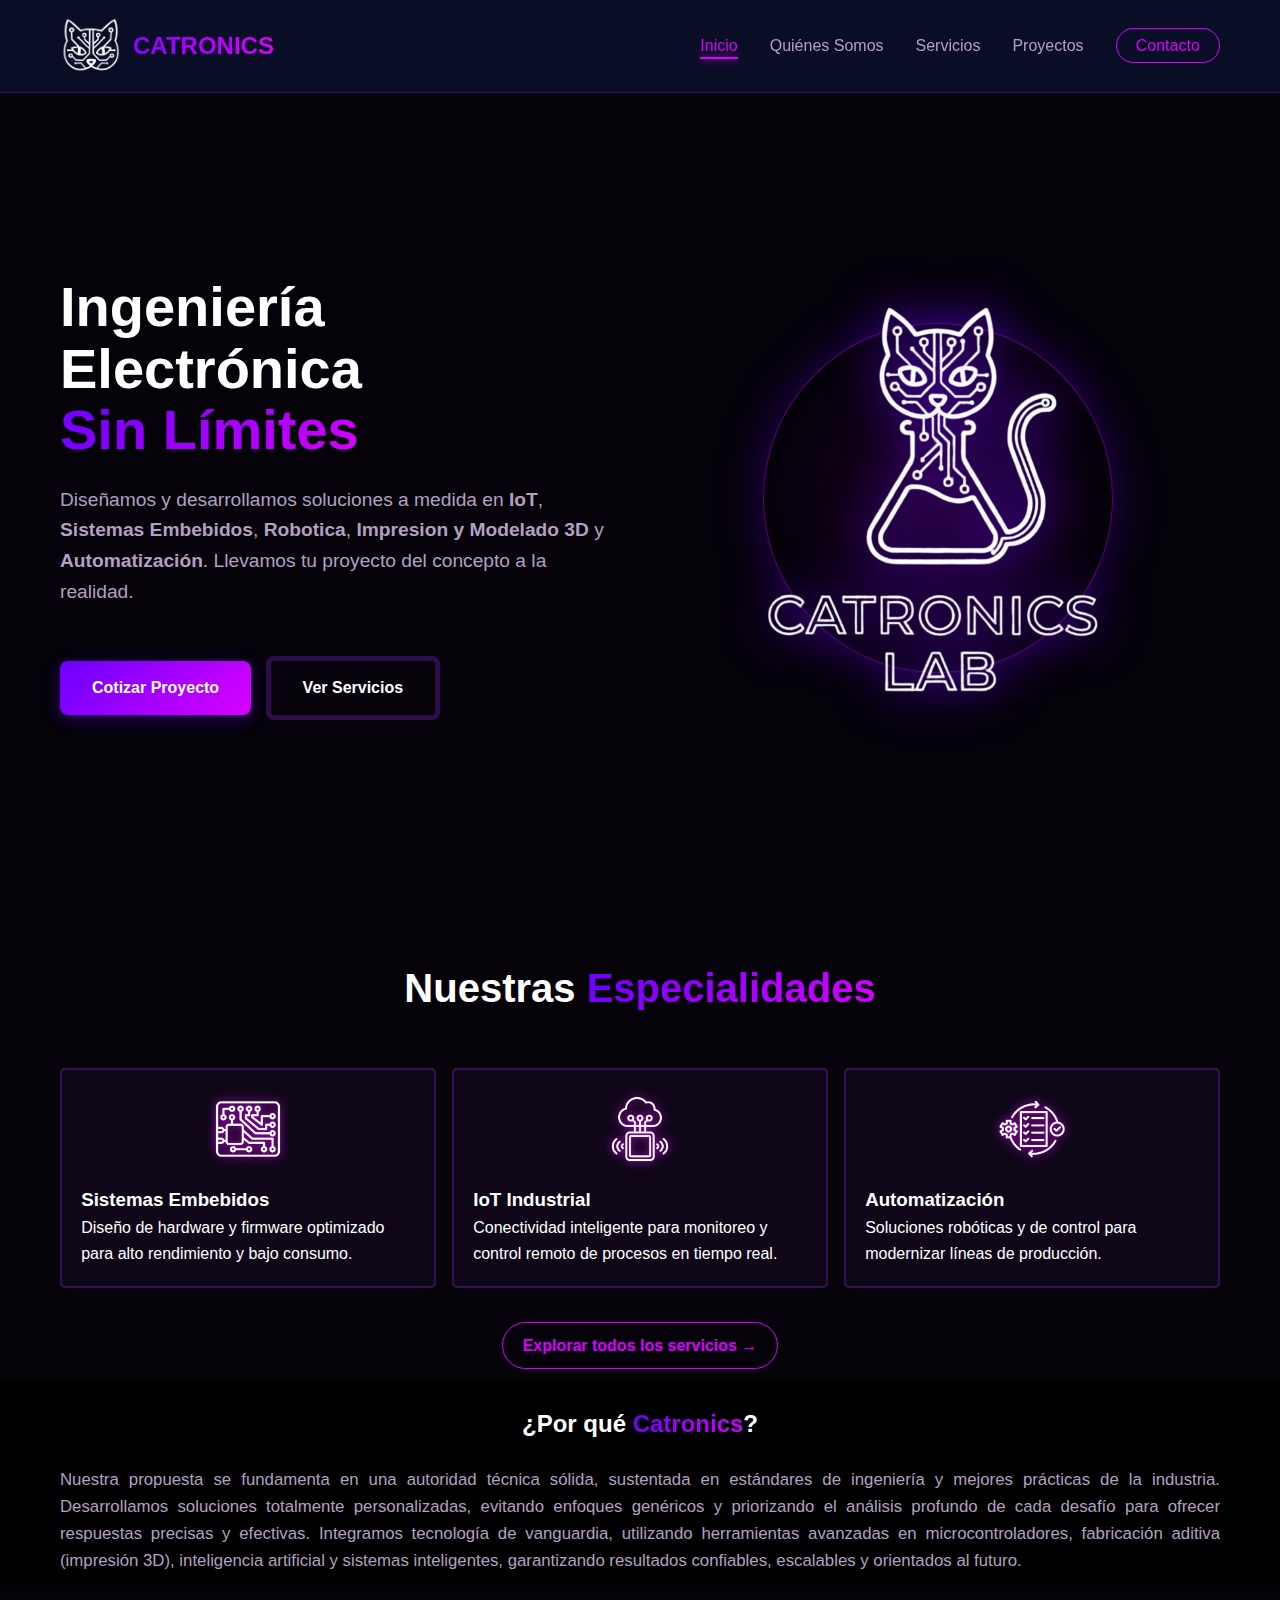
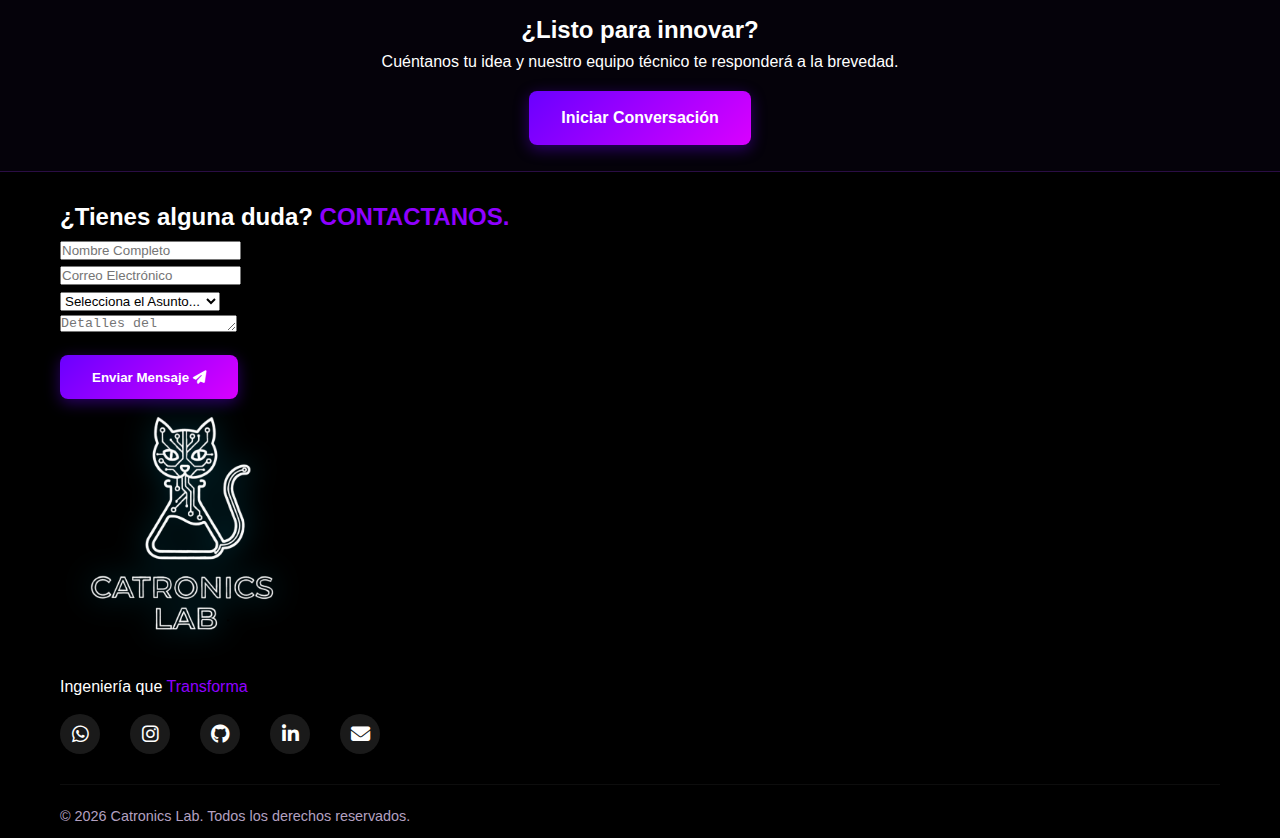
<file: index.html>
<!DOCTYPE html>
<html lang="es">
<head>
    <meta charset="UTF-8">
    <meta name="viewport" content="width=device-width, initial-scale=1.0">
    <title>Catronics | Innovación en Sistemas Embebidos e IoT</title>
    <link rel="icon" type="image/png" href="images/cati.png">
    
    <meta name="description" content="Catronics: Soluciones avanzadas en sistemas embebidos, IoT y automatización industrial. Transformamos ideas en tecnología funcional.">
    
    <link rel="stylesheet" href="styles.css">
    <link rel="stylesheet" href="https://cdnjs.cloudflare.com/ajax/libs/font-awesome/6.4.0/css/all.min.css">
    <link href="https://fonts.googleapis.com/css2?family=Roboto:wght@300;400;700&display=swap" rel="stylesheet">

    <!-- Google tag (gtag.js) -->
<script async src="https://www.googletagmanager.com/gtag/js?id=G-BKBLM4662B">
</script>
<script>
  window.dataLayer = window.dataLayer || [];
  function gtag(){dataLayer.push(arguments);}
  gtag('js', new Date());

  gtag('config', 'G-BKBLM4662B');
</script>
</head>
<body>

    <nav class="navbar">
        <div class="nav-container">
           <a href="index.html" class="logo">
            <img src="images/cati.png" alt="Logo" class="logo-img">
            CATRONICS
            </a>
            
            <ul class="nav-menu">
                <li><a href="index.html" class="nav-link active">Inicio</a></li>
                <li><a href="quienes.html" class="nav-link">Quiénes Somos</a></li>
                <li><a href="servicios.html" class="nav-link">Servicios</a></li>
                <li><a href="proyectos.html" class="nav-link">Proyectos</a></li>
                <li><a href="contacto.html" class="nav-link btn-contact">Contacto</a></li>
            </ul>

            <button class="hamburger">
                <span class="bar"></span>
                <span class="bar"></span>
                <span class="bar"></span>
            </button>
        </div>
    </nav>

    <header class="hero">
        <div class="container hero-content">
            <div class="hero-text">
                <h1>Ingeniería Electrónica <br> <span class="gradient-text">Sin Límites</span></h1>
                <p class="hero-subtitle">
                    Diseñamos y desarrollamos soluciones a medida en <strong>IoT</strong>, 
                    <strong>Sistemas Embebidos</strong>, <strong>Robotica</strong>, <strong>Impresion y Modelado 3D</strong> y <strong>Automatización</strong>. 
                    Llevamos tu proyecto del concepto a la realidad.
                </p>
                <div class="cta-group">
                    <a href="contacto.html" class="btn btn-primary">Cotizar Proyecto</a>
                    <a href="servicios.html" class="btn btn-outline">Ver Servicios</a>
                </div>
            </div>
            
            <div class="hero-visual">
                <div class="glowing-circle"></div>
                <img src="images/Red & White Simple Shoe Sale Instagram Post.png" alt="Tecnología Catronics" class="hero-img">
        </div>
        </div>
    </header>

    <section class="services-preview section-padding">
        <div class="container">
            <h2 class="section-title text-center">Nuestras <span class="highlight">Especialidades</span></h2>
            
            <div class="grid-3">
                <article class="card service-card">
                     <div class="icon-box">
                        <img src="images/pcblogo.png" alt="Icono Sistemas Embebidos" class="service-icon">
                    </div>
                    <h3>Sistemas Embebidos</h3>
                    <p>Diseño de hardware y firmware optimizado para alto rendimiento y bajo consumo.</p>
                </article>

                <article class="card service-card">
                    <div class="icon-box">
                        <img src="images/iot.png" alt="Icono IoT" class="service-icon">
                    </div>
                    <h3>IoT Industrial</h3>
                    <p>Conectividad inteligente para monitoreo y control remoto de procesos en tiempo real.</p>
                </article>

                <article class="card service-card">
                    <div class="icon-box">
                        <img src="images/auto.png" alt="Automatización" class="service-icon">
                    </div>
                    <h3>Automatización</h3>
                    <p>Soluciones robóticas y de control para modernizar líneas de producción.</p>
                </article>
            </div>
            
            <div class="text-center margin-top">
                <a href="servicios.html" class="link-arrow">Explorar todos los servicios &rarr;</a>
            </div> 
        </div>
    </section>

    <section class="why-us section-padding bg-darker">
        <div class="container">
            <div class="split-layout">
                <div class="text-content">
                    <h2 class="text-center">¿Por qué <span class="highlight">Catronics</span>?</h2>
                        <p class="justified-text">
                             Nuestra propuesta se fundamenta en una autoridad técnica sólida, sustentada en estándares de ingeniería y mejores prácticas de la industria. 
                            Desarrollamos soluciones totalmente personalizadas, evitando enfoques genéricos y priorizando el análisis profundo de cada desafío para ofrecer respuestas precisas y efectivas. 
                            Integramos tecnología de vanguardia, utilizando herramientas avanzadas en microcontroladores, fabricación aditiva (impresión 3D), inteligencia artificial y sistemas inteligentes, garantizando resultados confiables, escalables y orientados al futuro.
                        </p>
                </div>
            </div>
        </div>
    </section>

    <section class="cta-banner section-padding">
        <div class="container text-center">
            <h2>¿Listo para innovar?</h2>
            <p>Cuéntanos tu idea y nuestro equipo técnico te responderá a la brevedad.</p>
            <a href="contacto.html" class="btn btn-primary btn-large">Iniciar Conversación</a>
        </div>
    </section>

<footer class="site-footer">
    <div class="container footer-grid">
        
        <div class="footer-form-section">
            <h2 class="footer-title">¿Tienes alguna duda? <span style="color:  #8F00FF;">CONTACTANOS.</span></h2>
            
            <form action="https://formspree.io/f/xbdaagnr" method="POST" class="contact-form">
                <div class="input-group">
                    <input type="text" id="name" name="name" placeholder="Nombre Completo" required>
                </div>
                
                <div class="input-group">
                    <input type="email" id="email" name="email" placeholder="Correo Electrónico" required>
                </div>

                <div class="input-group">
                    <select id="subject" name="subject" required>
                        <option value="" disabled selected>Selecciona el Asunto...</option>
                        <option value="cotizacion" style="color: black;">Cotización de Proyecto</option>
                        <option value="soporte" style="color: black;">Soporte Técnico</option>
                        <option value="info" style="color: black;">Información General</option>
                    </select>
                </div>
                
                <div class="input-group">
                    <textarea id="message" name="message" placeholder="Detalles del Proyecto..." rows="1" required></textarea>
                </div>
                
                <button type="submit" class="btn btn-primary btn-full">
                            Enviar Mensaje <i class="fas fa-paper-plane"></i>
                        </button>
            </form>
        </div>

        <div class="footer-info-section">
            
            <img src="images/Red & White Simple Shoe Sale Instagram Post.png" alt="Catronics Lab" class="footer-logo" style="filter: drop-shadow(0 0 15px rgba(0, 210, 255, 0.4)); max-width: 250px; margin-bottom: 20px;">
            
            <p class="footer-tagline">Ingeniería que <span style="color:  #8F00FF;">Transforma</span></p>

            <div class="social-icons" style="margin-bottom: 30px;">
                <a href="https://wa.me/529997372022" target="_blank" aria-label="WhatsApp"><i class="fab fa-whatsapp"></i></a>
                <a href="https://www.instagram.com/catronicslabmx/" target="_blank" aria-label="Instagram"><i class="fab fa-instagram"></i></a>
                <a href="https://github.com/CatronicsLabMx" target="_blank" aria-label="GitHub"><i class="fab fa-github"></i></a>
                <a href="https://www.linkedin.com/company/catronics-lab/" target="_blank" aria-label="LinkedIn"><i class="fab fa-linkedin-in"></i></a>
                <a href="mailto:contacto@catronics.mx" aria-label="Correo"><i class="fas fa-envelope"></i></a>
            </div>
            
            <p class="copyright">
                © 2026 Catronics Lab. Todos los derechos reservados.<br>
            </p>
        </div>

    </div>
</footer>

    <script src="script.js"></script>
</body>
</html>
</file>
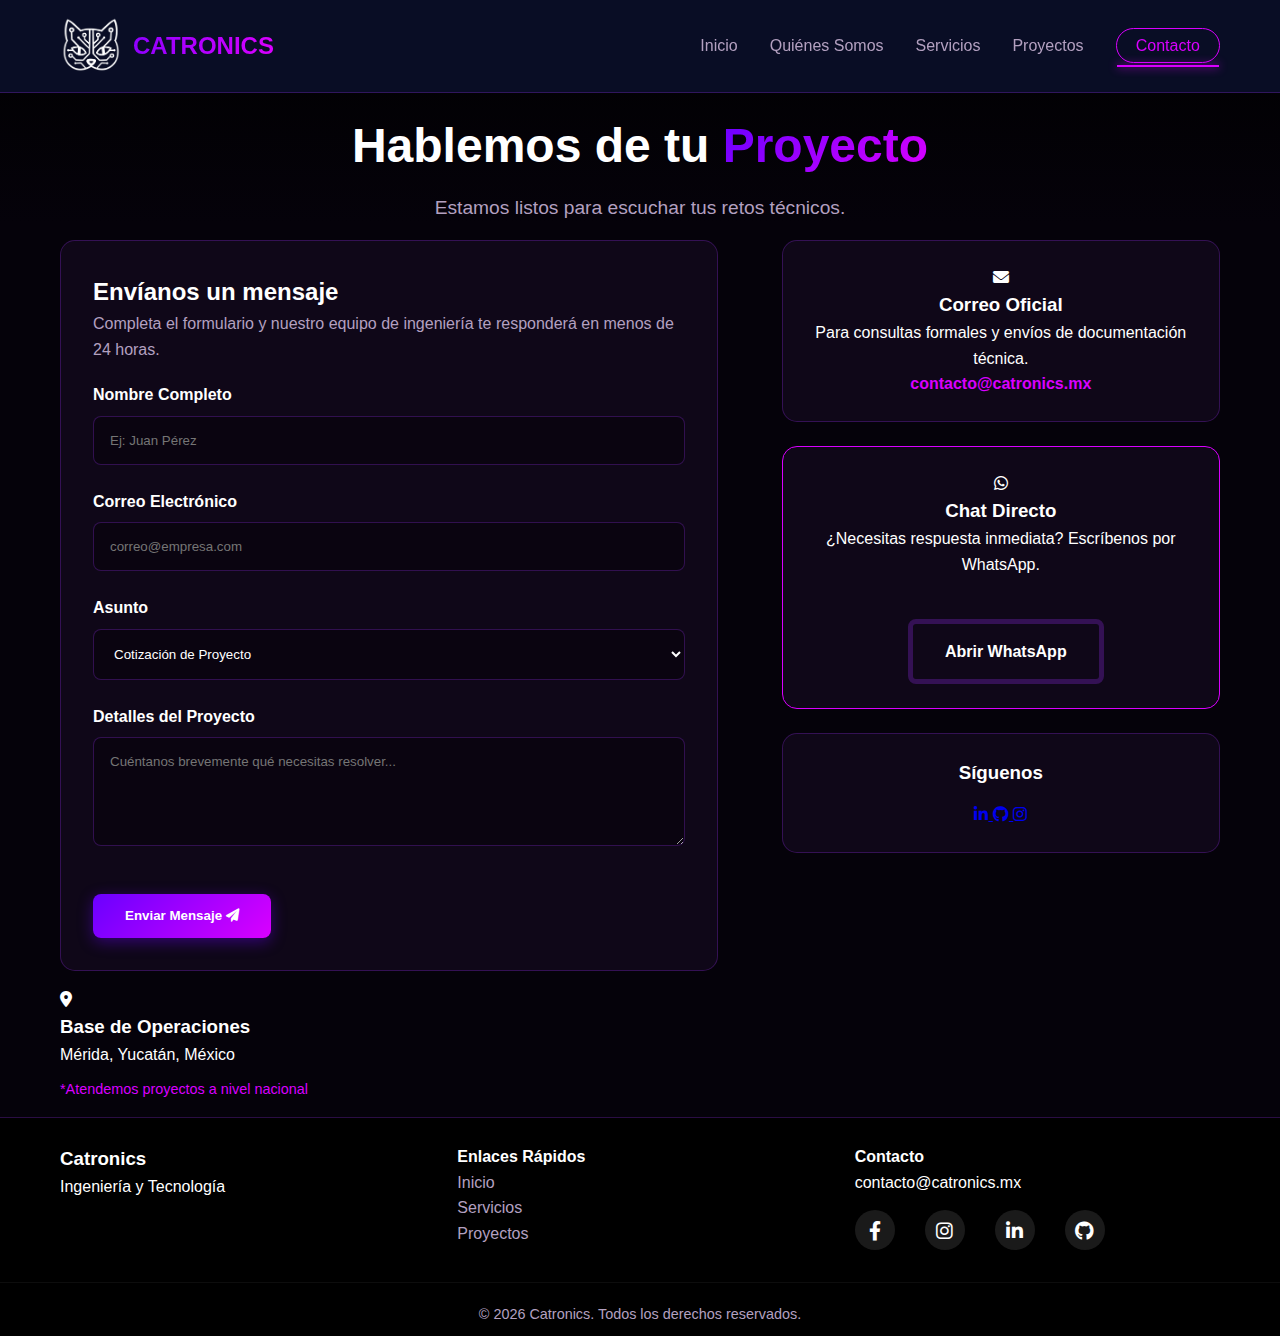
<file: contacto.html>
<!DOCTYPE html>
<html lang="es">
<head>
    <meta charset="UTF-8">
    <meta name="viewport" content="width=device-width, initial-scale=1.0">
    <title>Contacto | Catronics</title>
    <link rel="icon" type="image/png" href="images/cati.png">
    <meta name="description" content="Ponte en contacto con Catronics para cotizar tu proyecto de ingeniería, IoT o automatización. Atención personalizada.">
    
    <link rel="stylesheet" href="styles.css">
    <link rel="stylesheet" href="https://cdnjs.cloudflare.com/ajax/libs/font-awesome/6.0.0/css/all.min.css">
</head>
<body>

    <nav class="navbar">
        <div class="nav-container">
            <a href="index.html" class="logo">
             <img src="images/cati.png" alt="Logo" class="logo-img">
            CATRONICS
            </a>
            <ul class="nav-menu">
                <li><a href="index.html" class="nav-link">Inicio</a></li>
                <li><a href="quienes.html" class="nav-link">Quiénes Somos</a></li>
                <li><a href="servicios.html" class="nav-link">Servicios</a></li>
                <li><a href="proyectos.html" class="nav-link">Proyectos</a></li>
                <li><a href="contacto.html" class="nav-link active btn-contact">Contacto</a></li>
            </ul>
             <button class="hamburger">
                <span class="bar"></span>
                <span class="bar"></span>
                <span class="bar"></span>
            </button>
        </div>
    </nav>

    <header class="page-header">
        <div class="container">
            <h1 class="page-title">Hablemos de tu <span class="gradient-text">Proyecto</span></h1>
            <p class="page-subtitle">Estamos listos para escuchar tus retos técnicos.</p>
        </div>
    </header>

    <section class="contact-section">
        <div class="container">
            <div class="contact-grid">
                
                <div class="contact-form-container">
                    <h2>Envíanos un mensaje</h2>
                    <p style="color:var(--text-gray); margin-bottom: 20px;">
                        Completa el formulario y nuestro equipo de ingeniería te responderá en menos de 24 horas.
                    </p>
                    
                        <form
                            action="https://formspree.io/f/xbdaagnr"
                            method="POST"
                        >
                        
                        <div class="form-group">
                            <label for="name">Nombre Completo</label>
                            <input type="text" id="name" name="name" required placeholder="Ej: Juan Pérez">
                        </div>

                        <div class="form-group">
                            <label for="email">Correo Electrónico</label>
                            <input type="email" id="email" name="email" required placeholder="correo@empresa.com">
                        </div>

                        <div class="form-group">
                            <label for="subject">Asunto</label>
                            <select id="subject" name="subject">
                                <option value="cotizacion">Cotización de Proyecto</option>
                                <option value="soporte">Soporte Técnico</option>
                                <option value="info">Información General</option>
                                <option value="otro">Otro</option>
                            </select>
                        </div>

                        <div class="form-group">
                            <label for="message">Detalles del Proyecto</label>
                            <textarea id="message" name="message" rows="5" required placeholder="Cuéntanos brevemente qué necesitas resolver..."></textarea>
                        </div>

                        <button type="submit" class="btn btn-primary btn-full">
                            Enviar Mensaje <i class="fas fa-paper-plane"></i>
                        </button>
                    </form>
                </div>

                <div class="contact-info">
                    
                    <div class="info-card">
                        <div class="info-icon"><i class="fas fa-envelope"></i></div>
                        <h3>Correo Oficial</h3>
                        <p>Para consultas formales y envíos de documentación técnica.</p>
                        <a href="mailto:contacto@catronics.mx" style="color:var(--secondary-color); text-decoration:none; font-weight:bold;">
                            contacto@catronics.mx
                        </a>
                    </div>

                    <div class="info-card" style="border-color: var(--secondary-color);">
                        <div class="info-icon"><i class="fab fa-whatsapp"></i></div>
                        <h3>Chat Directo</h3>
                        <p>¿Necesitas respuesta inmediata? Escríbenos por WhatsApp.</p>
                        <br>
                        <a href="https://wa.me/529997372022" target="_blank" class="btn btn-secondary btn-full">
                            Abrir WhatsApp
                        </a>
                    </div>

                    <div class="info-card">
                        <h3>Síguenos</h3>
                       <div class="social-links" style="margin-top: 15px;">
                            <a href="https://www.linkedin.com/in/catronics-lab-620a3b3a6/" target="_blank" class="social-btn">
                                <i class="fab fa-linkedin-in"></i>
                            </a>
    
                            <a href="https://github.com/CatronicsLabMx" target="_blank" class="social-btn">
                                <i class="fab fa-github"></i>
                            </a>
    
                            <a href="https://www.instagram.com/catronicslabmx/" target="_blank" class="social-btn">
                                <i class="fab fa-instagram"></i>
                            </a>
                        </div>
                     </div>
                    </div>

                </div>
            </div>
        </div>
    </section>

    <section class="map-section">
        <div class="container">
            <div class="map-placeholder">
                <div class="map-content">
                    <div class="map-icon"><i class="fas fa-map-marker-alt"></i></div>
                    <h3>Base de Operaciones</h3>
                    <p>Mérida, Yucatán, México</p>
                    <p style="font-size: 0.9rem; margin-top: 10px; color: var(--secondary-color);">*Atendemos proyectos a nivel nacional</p>
                </div>
            </div>
        </div>
    </section>

 <footer>
        <div class="container footer-content">
            <div class="footer-brand">
                <h3>Catronics</h3>
                <p>Ingeniería y Tecnología</p>
            </div>
            <div class="footer-links">
                <h4>Enlaces Rápidos</h4>
                <ul>
                    <li><a href="index.html">Inicio</a></li>
                    <li><a href="servicios.html">Servicios</a></li>
                    <li><a href="proyectos.html">Proyectos</a></li>
                </ul>
            </div>
            <div class="footer-contact">
                <h4>Contacto</h4>
                <p>contacto@catronics.mx</p>
                <div class="social-icons">
                    <a href="https://www.facebook.com/CatronicsLab" target="_blank" aria-label="Facebook">
                        <i class="fab fa-facebook-f"></i>
                    </a>
    
                <a href="https://www.instagram.com/catronicslabmx/" target="_blank" aria-label="Instagram">
                    <i class="fab fa-instagram"></i>
                </a>

                <a href="https://www.linkedin.com/in/catronics-lab-620a3b3a6/" target="_blank" aria-label="LinkedIn">
                    <i class="fab fa-linkedin-in"></i>
                    </a>
                    
                    <a href="https://github.com/CatronicsLabMx" target="_blank" aria-label="GitHub">
                    <i class="fab fa-github"></i>
                    </a>
                </div>
            </div>
        </div>
        <div class="copyright text-center">
            <p>&copy; 2026 Catronics. Todos los derechos reservados.</p>
        </div>
    </footer>

    <script src="script.js"></script>
</body>
</html>
</file>
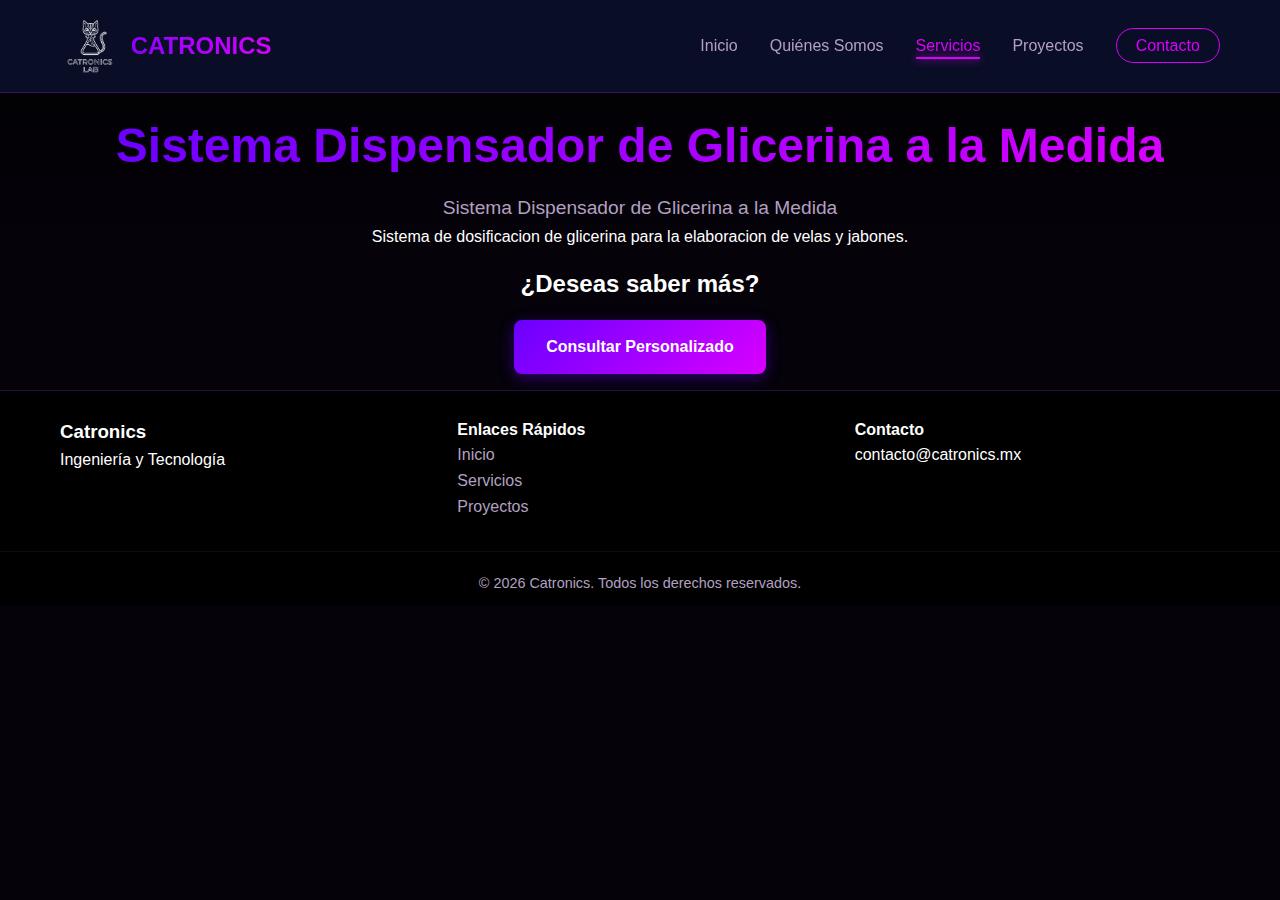
<file: dispensador.html>
<!DOCTYPE html>
<html lang="es">
<head>
    <meta charset="UTF-8">
    <meta name="viewport" content="width=device-width, initial-scale=1.0">
    <title>Sitemas Embebidos | Catronics</title>
    <meta name="description" content="Conoce mas a fondo los Sistemas Embebidos que creamos">
    
     <link rel="stylesheet" href="styles.css">
      <link rel="stylesheet" href="https://cdnjs.cloudflare.com/ajax/libs/font-awesome/6.0.0/css/all.min.css">
</head>
<body>

    
    <nav class="navbar">
        <div class="nav-container">
            <a href="index.html" class="logo">
            <img src="images/Red & White Simple Shoe Sale Instagram Post.png" alt="Logo" class="logo-img">
            CATRONICS
            </a>
            <ul class="nav-menu">
                <li><a href="index.html" class="nav-link">Inicio</a></li>
                <li><a href="quienes.html" class="nav-link">Quiénes Somos</a></li>
                <li><a href="servicios.html" class="nav-link active">Servicios</a></li>
                <li><a href="proyectos.html" class="nav-link">Proyectos</a></li>
                <li><a href="contacto.html" class="nav-link btn-contact">Contacto</a></li>
            </ul>
            <button class="hamburger">
                <span class="bar"></span>
                <span class="bar"></span>
                <span class="bar"></span>
            </button>
        </div>
    </nav>

    <header class="page-header">
        <div class="container">
            <h1 class="page-title"><span class="gradient-text">Sistema Dispensador de Glicerina a la Medida</span></h1>
            <p class="page-subtitle">Sistema Dispensador de Glicerina a la Medida</p>
            <p>Sistema de dosificacion de glicerina para la elaboracion de velas y jabones.</p>
        </div>
</header>




<section class="cta-section">
    <div class="container text-center">
        <h2>¿Deseas saber más?</h2>
        <a href="contacto.html" class="btn btn-primary btn-large">Consultar Personalizado</a>
    </div>
</section>

    <footer>
        <div class="container footer-content">
            <div class="footer-brand">
                <h3>Catronics</h3>
                <p>Ingeniería y Tecnología</p>
            </div>
            <div class="footer-links">
                <h4>Enlaces Rápidos</h4>
                <ul>
                    <li><a href="index.html">Inicio</a></li>
                    <li><a href="servicios.html">Servicios</a></li>
                    <li><a href="proyectos.html">Proyectos</a></li>
                </ul>
            </div>
            <div class="footer-contact">
                <h4>Contacto</h4>
                <p>contacto@catronics.mx</p>
            </div>
        </div>
        <div class="copyright text-center">
            <p>&copy; 2026 Catronics. Todos los derechos reservados.</p>
        </div>
    </footer>

    <script src="script.js"></script>
</body>
</html>
</file>
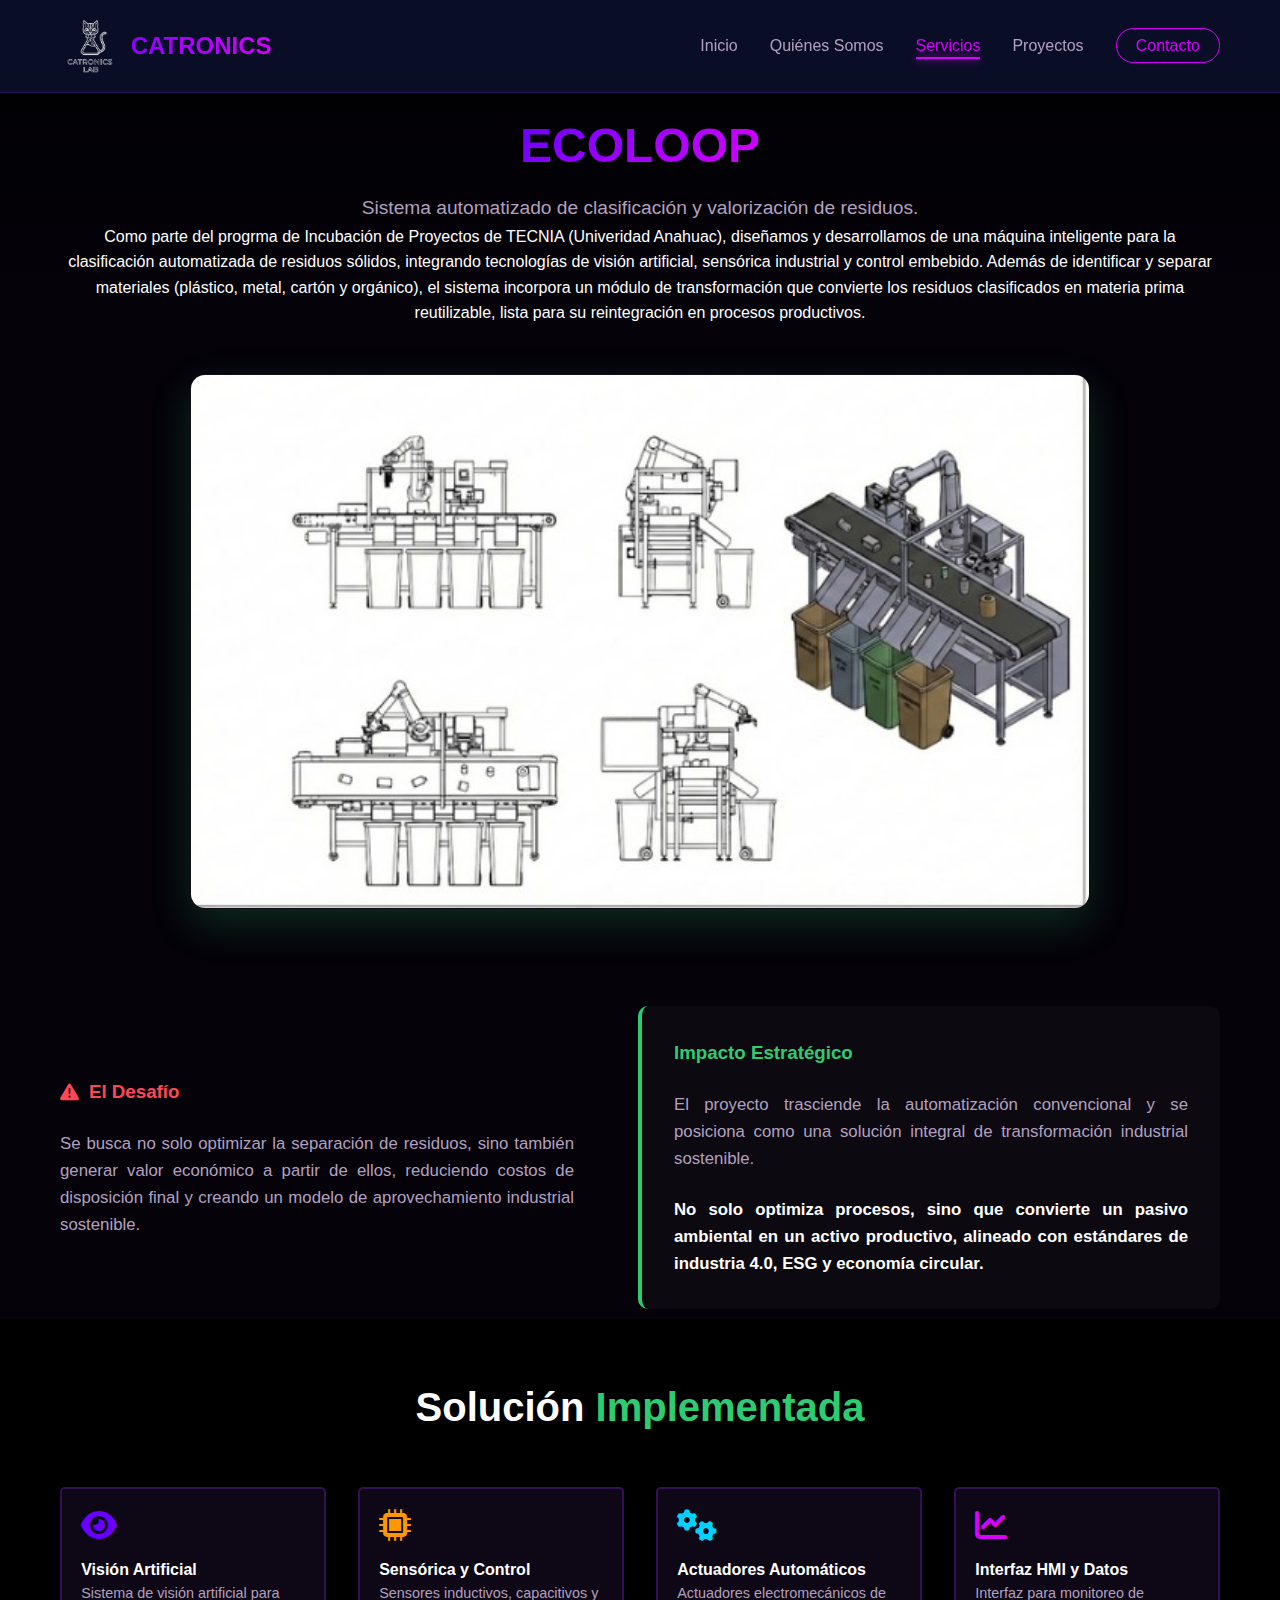
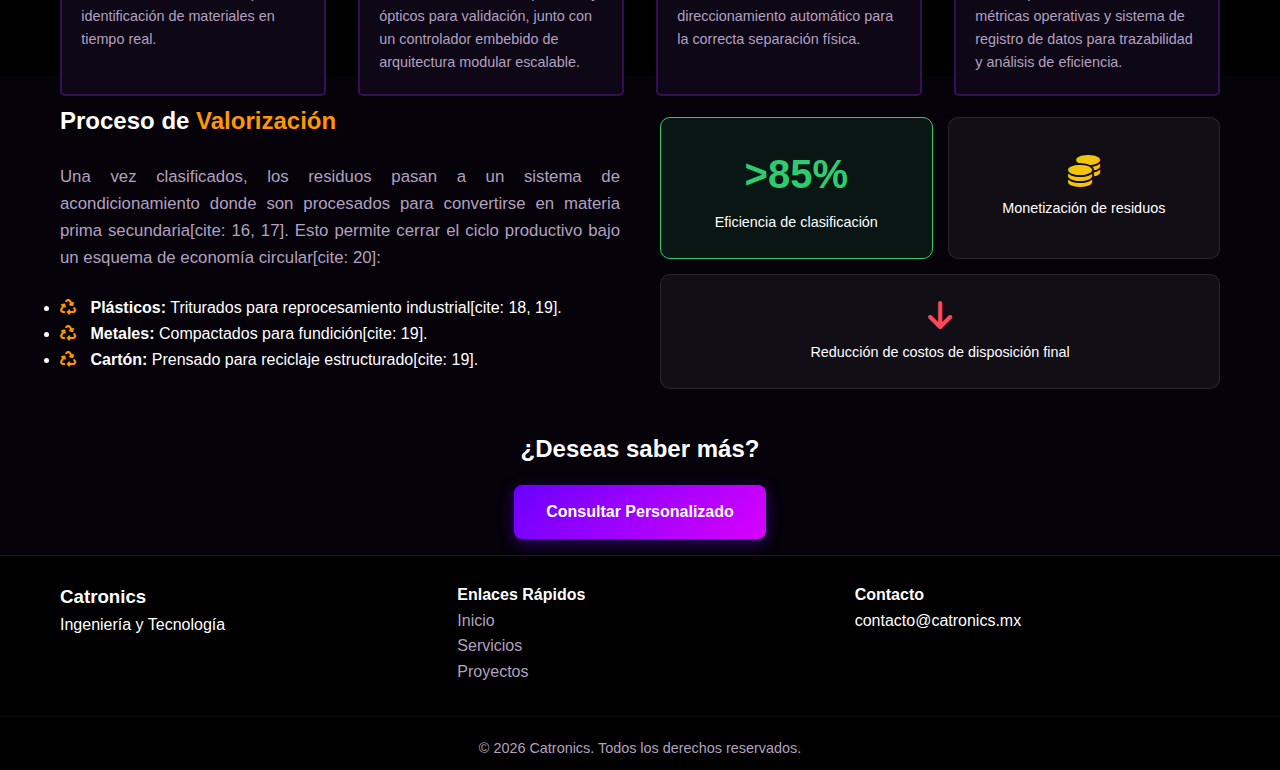
<file: ecoloop.html>
<!DOCTYPE html>
<html lang="es">
<head>
    <meta charset="UTF-8">
    <meta name="viewport" content="width=device-width, initial-scale=1.0">
    <title>Sitemas Embebidos | Catronics</title>
    <meta name="description" content="Conoce mas a fondo los Sistemas Embebidos que creamos">
    
     <link rel="stylesheet" href="styles.css">
      <link rel="stylesheet" href="https://cdnjs.cloudflare.com/ajax/libs/font-awesome/6.0.0/css/all.min.css">
</head>
<body>

    
    <nav class="navbar">
        <div class="nav-container">
            <a href="index.html" class="logo">
            <img src="images/Red & White Simple Shoe Sale Instagram Post.png" alt="Logo" class="logo-img">
            CATRONICS
            </a>
            <ul class="nav-menu">
                <li><a href="index.html" class="nav-link">Inicio</a></li>
                <li><a href="quienes.html" class="nav-link">Quiénes Somos</a></li>
                <li><a href="servicios.html" class="nav-link active">Servicios</a></li>
                <li><a href="proyectos.html" class="nav-link">Proyectos</a></li>
                <li><a href="contacto.html" class="nav-link btn-contact">Contacto</a></li>
            </ul>
            <button class="hamburger">
                <span class="bar"></span>
                <span class="bar"></span>
                <span class="bar"></span>
            </button>
        </div>
    </nav>

    <header class="page-header">
        <div class="container">
            <h1 class="page-title"><span class="gradient-text">ECOLOOP</span></h1>
            <p class="page-subtitle">Sistema automatizado de clasificación y valorización de residuos.</p>
            <p>Como parte del progrma de Incubación de Proyectos de TECNIA (Univeridad Anahuac), diseñamos y desarrollamos de una máquina inteligente para la clasificación automatizada de residuos sólidos, integrando tecnologías de visión artificial, sensórica industrial y control embebido. Además de identificar y separar materiales (plástico, metal, cartón y orgánico), el sistema incorpora un módulo de transformación que convierte los residuos clasificados en materia prima reutilizable, lista para su reintegración en procesos productivos. </p>
        </div>
</header>

<section style="margin-top: 3rem; margin-bottom: 4rem;">
    <div class="container text-center">
        <img src="images/ecoloop.jpeg" alt="Máquina Separadora de Basura" style="width: 100%; max-width: 900px; border-radius: 15px; box-shadow: 0 15px 40px rgba(46, 204, 113, 0.2); border: 1px solid rgba(255,255,255,0.05);">
    </div>
</section>

<section class="section-padding">
    <div class="container">
        <div class="split-layout" style="display: flex; gap: 4rem; flex-wrap: wrap;">
            
            <div style="flex: 1; min-width: 300px;">
                <h3 style="color: #ff4757; margin-bottom: 1.5rem; display: flex; align-items: center; gap: 10px;">
                    <i class="fas fa-exclamation-triangle"></i> El Desafío
                </h3>
                <p class="justified-text" style="font-size: 1.05rem; color: var(--text-gray);">
                    Se busca no solo optimizar la separación de residuos, sino también generar valor económico a partir de ellos, reduciendo costos de disposición final y creando un modelo de aprovechamiento industrial sostenible.
                </p>
            </div>

            <div style="flex: 1; min-width: 300px; background: rgba(255,255,255,0.03); padding: 2rem; border-radius: 10px; border-left: 4px solid #2ecc71;">
                <h3 style="color: #2ecc71; margin-bottom: 1rem;">Impacto Estratégico</h3>
                <p class="justified-text" style="font-size: 1.05rem; margin-bottom: 1rem;">
                    El proyecto trasciende la automatización convencional y se posiciona como una solución integral de transformación industrial sostenible. 
                </p>
                <p class="justified-text" style="font-size: 1.05rem; font-weight: bold; color: var(--text-light);">
                    No solo optimiza procesos, sino que convierte un pasivo ambiental en un activo productivo, alineado con estándares de industria 4.0, ESG y economía circular.
                </p>
            </div>

        </div>
    </div>
</section>

<section class="section-padding bg-darker">
    <div class="container">
        <h2 class="text-center section-title" style="margin-bottom: 3rem;">Solución <span style="color: #2ecc71;">Implementada</span></h2>
        
        <div style="display: grid; grid-template-columns: repeat(auto-fit, minmax(250px, 1fr)); gap: 2rem;">
            
            <div class="card mvv-card">
                <i class="fas fa-eye fa-2x" style="color: var(--primary-color); margin-bottom: 1rem;"></i>
                <h4>Visión Artificial</h4>
                <p style="font-size: 0.9rem; color: var(--text-gray);">Sistema de visión artificial para identificación de materiales en tiempo real.</p>
            </div>

            <div class="card mvv-card">
                <i class="fas fa-microchip fa-2x" style="color: #ff9800; margin-bottom: 1rem;"></i>
                <h4>Sensórica y Control</h4>
                <p style="font-size: 0.9rem; color: var(--text-gray);">Sensores inductivos, capacitivos y ópticos para validación, junto con un controlador embebido de arquitectura modular escalable.</p>
            </div>

            <div class="card mvv-card">
                <i class="fas fa-cogs fa-2x" style="color: #00d2ff; margin-bottom: 1rem;"></i>
                <h4>Actuadores Automáticos</h4>
                <p style="font-size: 0.9rem; color: var(--text-gray);">Actuadores electromecánicos de direccionamiento automático para la correcta separación física.</p>
            </div>

            <div class="card mvv-card">
                <i class="fas fa-chart-line fa-2x" style="color: var(--secondary-color); margin-bottom: 1rem;"></i>
                <h4>Interfaz HMI y Datos</h4>
                <p style="font-size: 0.9rem; color: var(--text-gray);">Interfaz para monitoreo de métricas operativas y sistema de registro de datos para trazabilidad y análisis de eficiencia.</p>
            </div>

        </div>
    </div>
</section>

<section class="section-padding">
    <div class="container">
        <div class="split-layout" style="display: flex; gap: 40px; flex-wrap: wrap; align-items: center;">
            
            <div style="flex: 1; min-width: 300px;">
                <h2 style="margin-bottom: 1.5rem;">Proceso de <span style="color: #ff9800;">Valorización</span></h2>
                <p class="justified-text" style="font-size: 1.05rem; margin-bottom: 1.5rem;">
                    Una vez clasificados, los residuos pasan a un sistema de acondicionamiento donde son procesados para convertirse en materia prima secundaria[cite: 16, 17]. Esto permite cerrar el ciclo productivo bajo un esquema de economía circular[cite: 20]:
                </p>
                <ul class="values-list" style="margin-bottom: 2rem;">
                    <li><i class="fas fa-recycle" style="color: #ff9800; margin-right: 10px;"></i> <strong>Plásticos:</strong> Triturados para reprocesamiento industrial[cite: 18, 19].</li>
                    <li><i class="fas fa-recycle" style="color: #ff9800; margin-right: 10px;"></i> <strong>Metales:</strong> Compactados para fundición[cite: 19].</li>
                    <li><i class="fas fa-recycle" style="color: #ff9800; margin-right: 10px;"></i> <strong>Cartón:</strong> Prensado para reciclaje estructurado[cite: 19].</li>
                </ul>
            </div>

            <div style="flex: 1; min-width: 300px; display: grid; grid-template-columns: 1fr 1fr; gap: 15px;">
                
                <div style="background: rgba(46, 204, 113, 0.1); border: 1px solid #2ecc71; padding: 1.5rem; border-radius: 10px; text-align: center;">
                    <h3 style="font-size: 2.5rem; color: #2ecc71; margin: 0;">>85%</h3>
                    <p style="font-size: 0.9rem; margin-top: 5px;">Eficiencia de clasificación </p>
                </div>

                <div style="background: rgba(255, 255, 255, 0.05); border: 1px solid rgba(255,255,255,0.1); padding: 1.5rem; border-radius: 10px; text-align: center; display: flex; flex-direction: column; justify-content: center;">
                    <i class="fas fa-coins fa-2x" style="color: #f1c40f; margin-bottom: 10px;"></i>
                    <p style="font-size: 0.9rem; margin: 0;">Monetización de residuos</p>
                </div>

                <div style="background: rgba(255, 255, 255, 0.05); border: 1px solid rgba(255,255,255,0.1); padding: 1.5rem; border-radius: 10px; text-align: center; grid-column: span 2;">
                    <i class="fas fa-arrow-down fa-2x" style="color: #ff4757; margin-bottom: 10px;"></i>
                    <p style="font-size: 0.9rem; margin: 0;">Reducción de costos de disposición final</p>
                </div>

            </div>

        </div>
    </div>
</section>


<section class="cta-section">
    <div class="container text-center">
        <h2>¿Deseas saber más?</h2>
        <a href="contacto.html" class="btn btn-primary btn-large">Consultar Personalizado</a>
    </div>
</section>

    <footer>
        <div class="container footer-content">
            <div class="footer-brand">
                <h3>Catronics</h3>
                <p>Ingeniería y Tecnología</p>
            </div>
            <div class="footer-links">
                <h4>Enlaces Rápidos</h4>
                <ul>
                    <li><a href="index.html">Inicio</a></li>
                    <li><a href="servicios.html">Servicios</a></li>
                    <li><a href="proyectos.html">Proyectos</a></li>
                </ul>
            </div>
            <div class="footer-contact">
                <h4>Contacto</h4>
                <p>contacto@catronics.mx</p>
            </div>
        </div>
        <div class="copyright text-center">
            <p>&copy; 2026 Catronics. Todos los derechos reservados.</p>
        </div>
    </footer>

    <script src="script.js"></script>
</body>
</html>
</file>
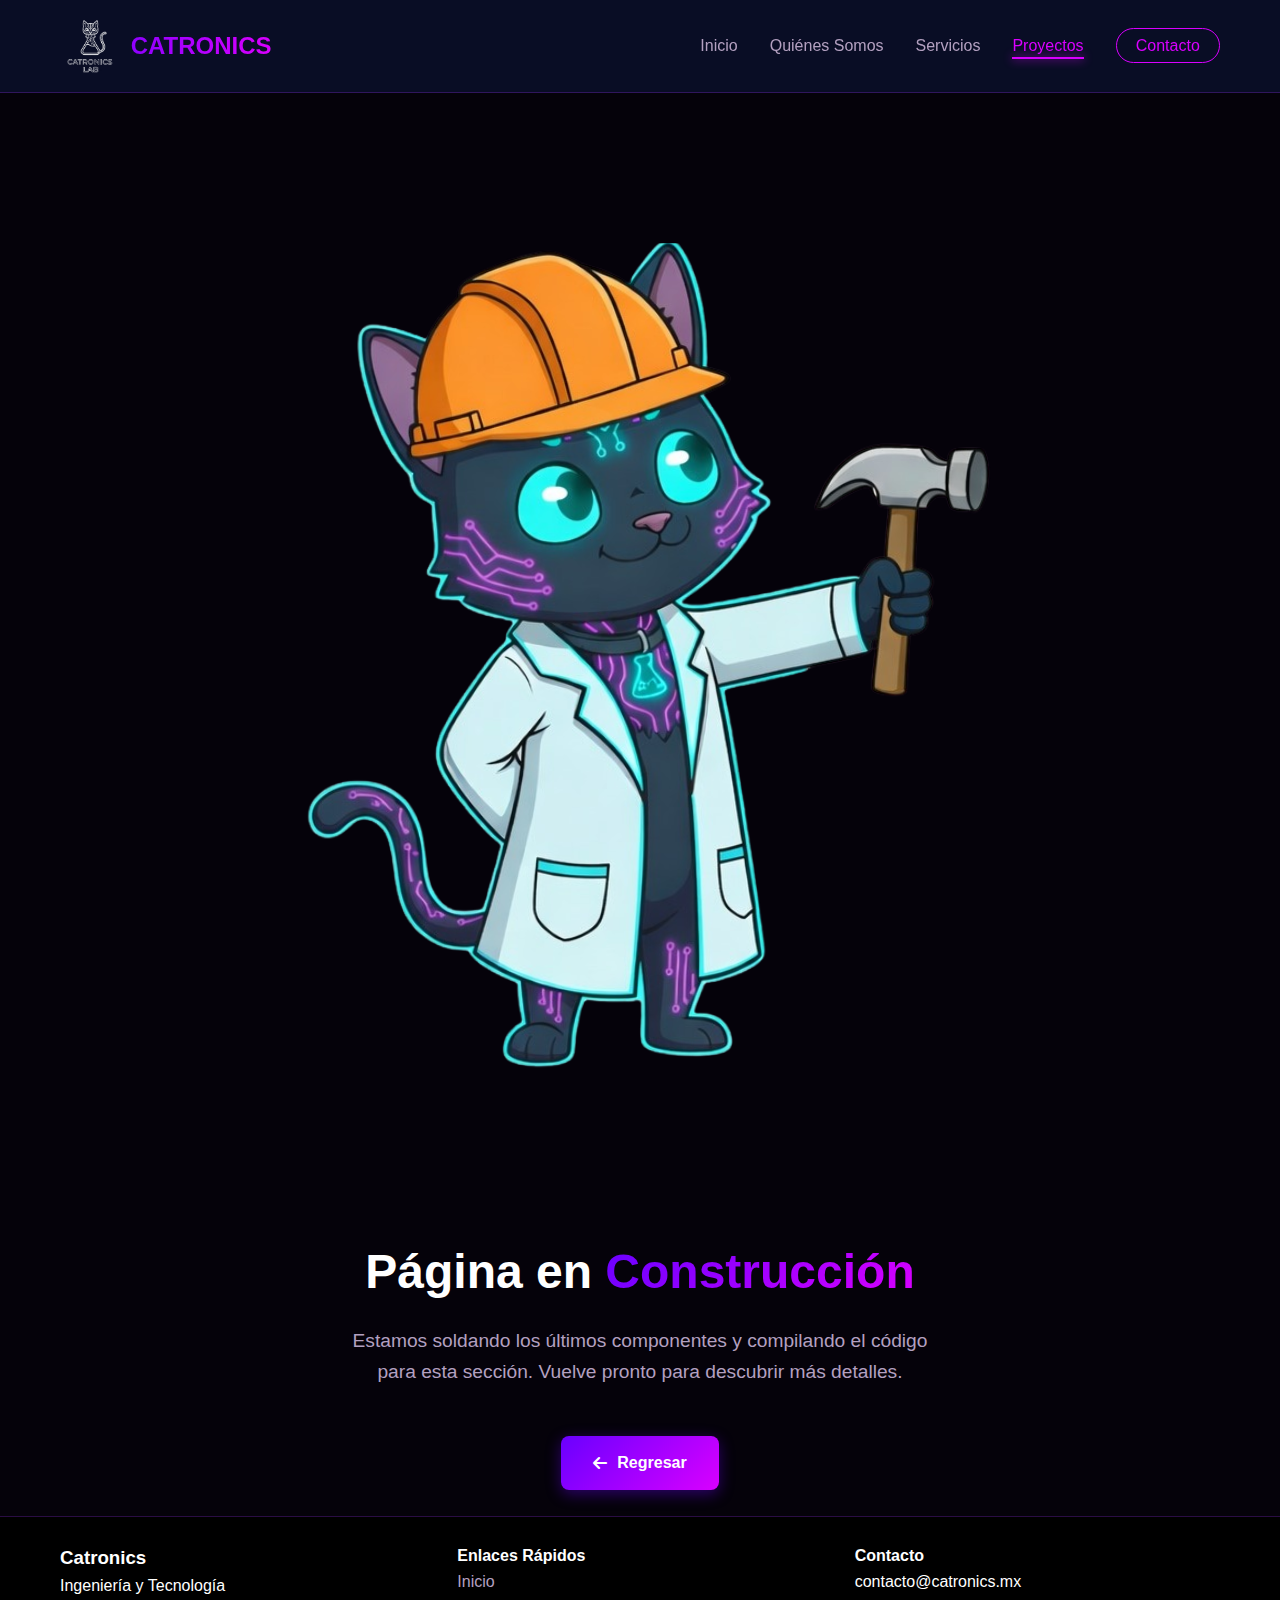
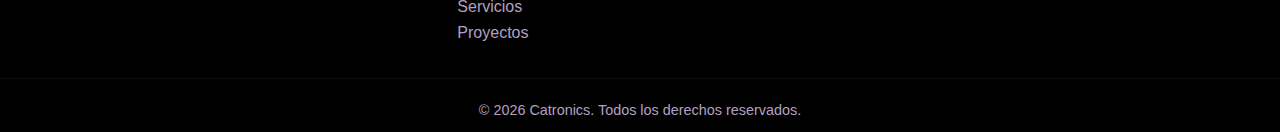
<file: proyectos.html>
<!DOCTYPE html>
<html lang="es">
<head>
    <meta charset="UTF-8">
    <meta name="viewport" content="width=device-width, initial-scale=1.0">
    <title>Sitemas Embebidos | Catronics</title>
    <meta name="description" content="Conoce mas a fondo los Sistemas Embebidos que creamos">
    
     <link rel="stylesheet" href="styles.css">
      <link rel="stylesheet" href="https://cdnjs.cloudflare.com/ajax/libs/font-awesome/6.0.0/css/all.min.css">
</head>
<body>

    
    <nav class="navbar">
        <div class="nav-container">
            <a href="index.html" class="logo">
            <img src="images/Red & White Simple Shoe Sale Instagram Post.png" alt="Logo" class="logo-img">
            CATRONICS
            </a>
            <ul class="nav-menu">
                <li><a href="index.html" class="nav-link">Inicio</a></li>
                <li><a href="quienes.html" class="nav-link">Quiénes Somos</a></li>
                <li><a href="servicios.html" class="nav-link active">Servicios</a></li>
                <li><a href="proyectos.html" class="nav-link">Proyectos</a></li>
                <li><a href="contacto.html" class="nav-link btn-contact">Contacto</a></li>
            </ul>
            <button class="hamburger">
                <span class="bar"></span>
                <span class="bar"></span>
                <span class="bar"></span>
            </button>
        </div>
    </nav>



<section class="section-padding" style="min-height: 70vh; display: flex; align-items: center; justify-content: center; text-align: center;">
    <div class="container">
        
        <div class="loader-icon" style="margin-top: 8rem; margin-bottom: 2rem;">
            <img src="images/construccion.png" alt="En Construcción" class="construction-img">
        </div>

        <h1 class="page-title" style="font-size: 3rem; margin-bottom: 1rem;">
            Página en <span class="highlight">Construcción</span>
        </h1>
        
        <p class="lead-text" style="max-width: 600px; margin: 0 auto 2rem auto; font-size: 1.2rem; color: var(--text-gray);">
            Estamos soldando los últimos componentes y compilando el código para esta sección. Vuelve pronto para descubrir más detalles.
        </p>

        <a href="index.html" class="btn btn-primary" style="display: inline-flex; align-items: center; gap: 10px;">
            <i class="fas fa-arrow-left"></i> Regresar
        </a>

    </div>
</section>

<footer>
    <div class="container footer-content">
        <div class="footer-brand">
            <h3>Catronics</h3>
            <p>Ingeniería y Tecnología</p>
        </div>
        <div class="footer-links">
            <h4>Enlaces Rápidos</h4>
            <ul>
                <li><a href="index.html">Inicio</a></li>
                <li><a href="servicios.html">Servicios</a></li>
                <li><a href="proyectos.html">Proyectos</a></li>
            </ul>
        </div>
        <div class="footer-contact">
            <h4>Contacto</h4>
            <p>contacto@catronics.mx</p>
        </div>
    </div>
    <div class="copyright text-center">
        <p>&copy; 2026 Catronics. Todos los derechos reservados.</p>
    </div>
</footer>
<script src="script.js"></script>
</body>
</html>
</file>
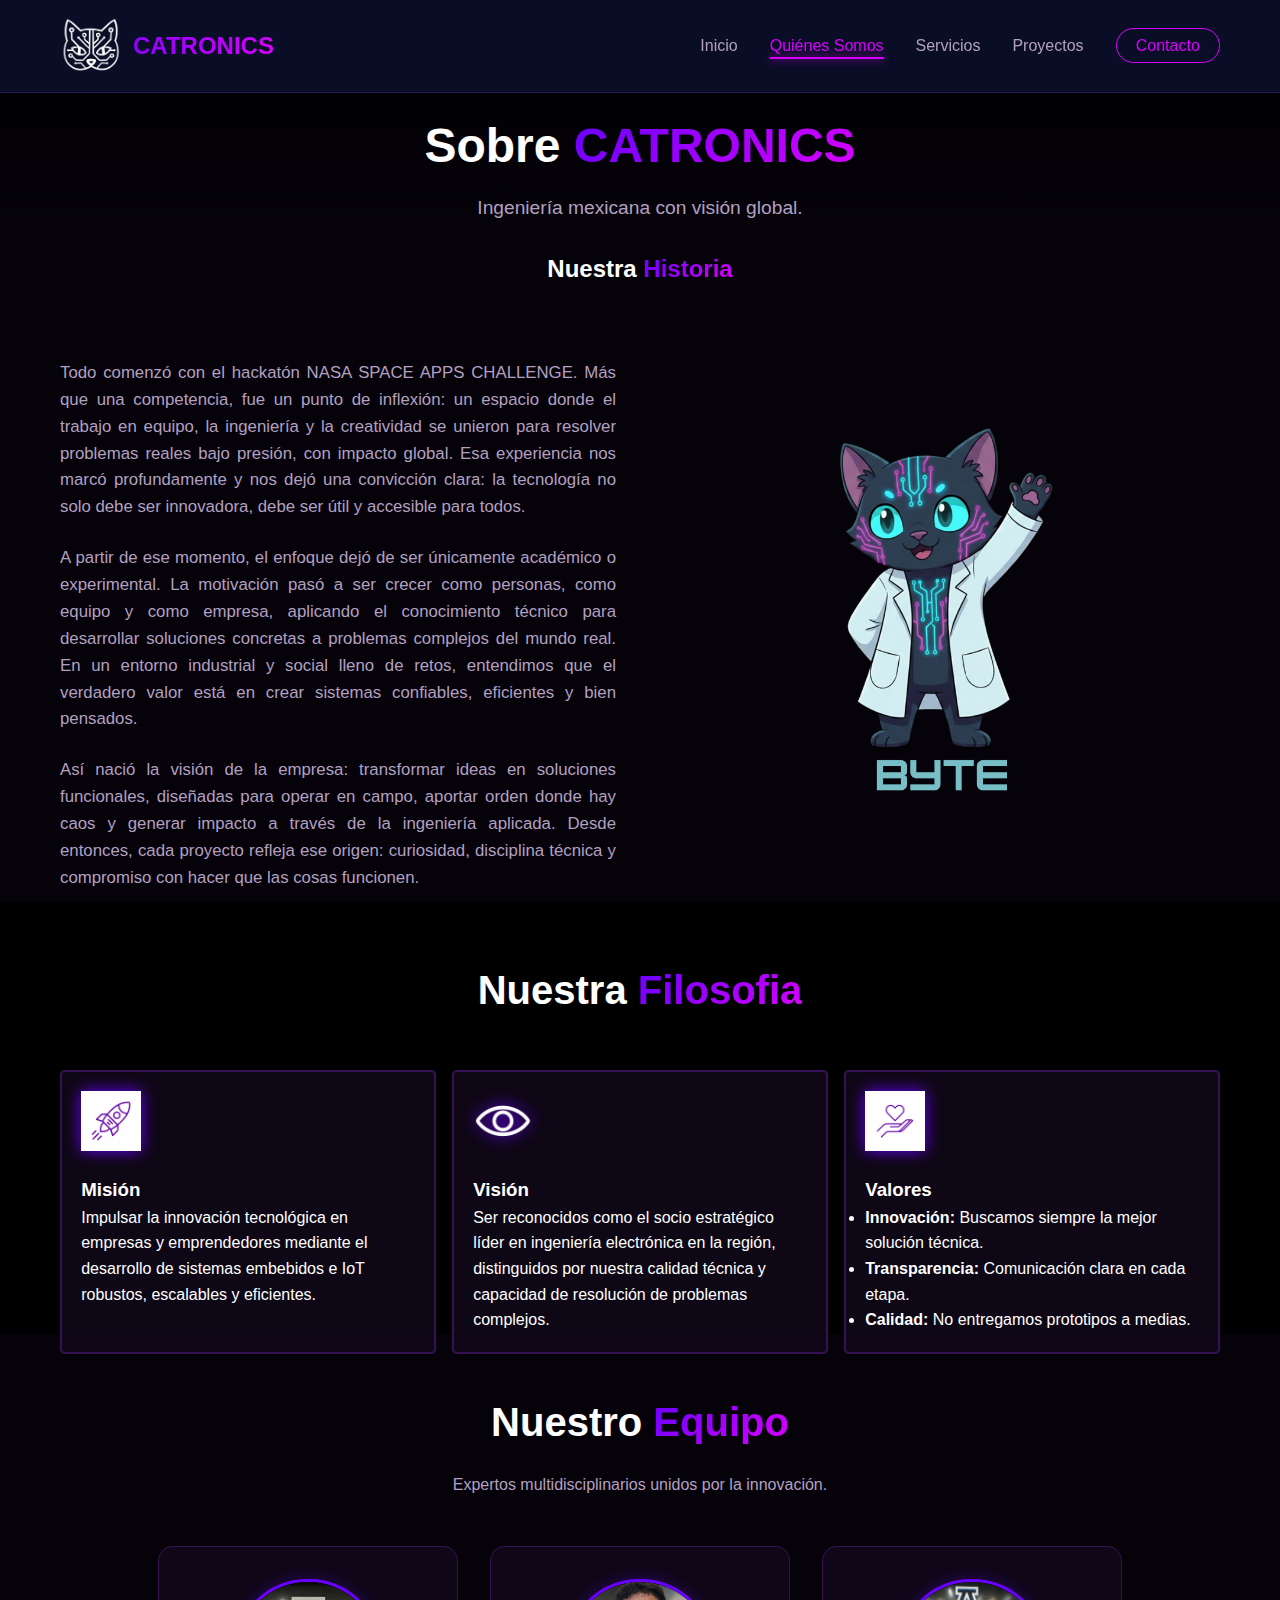
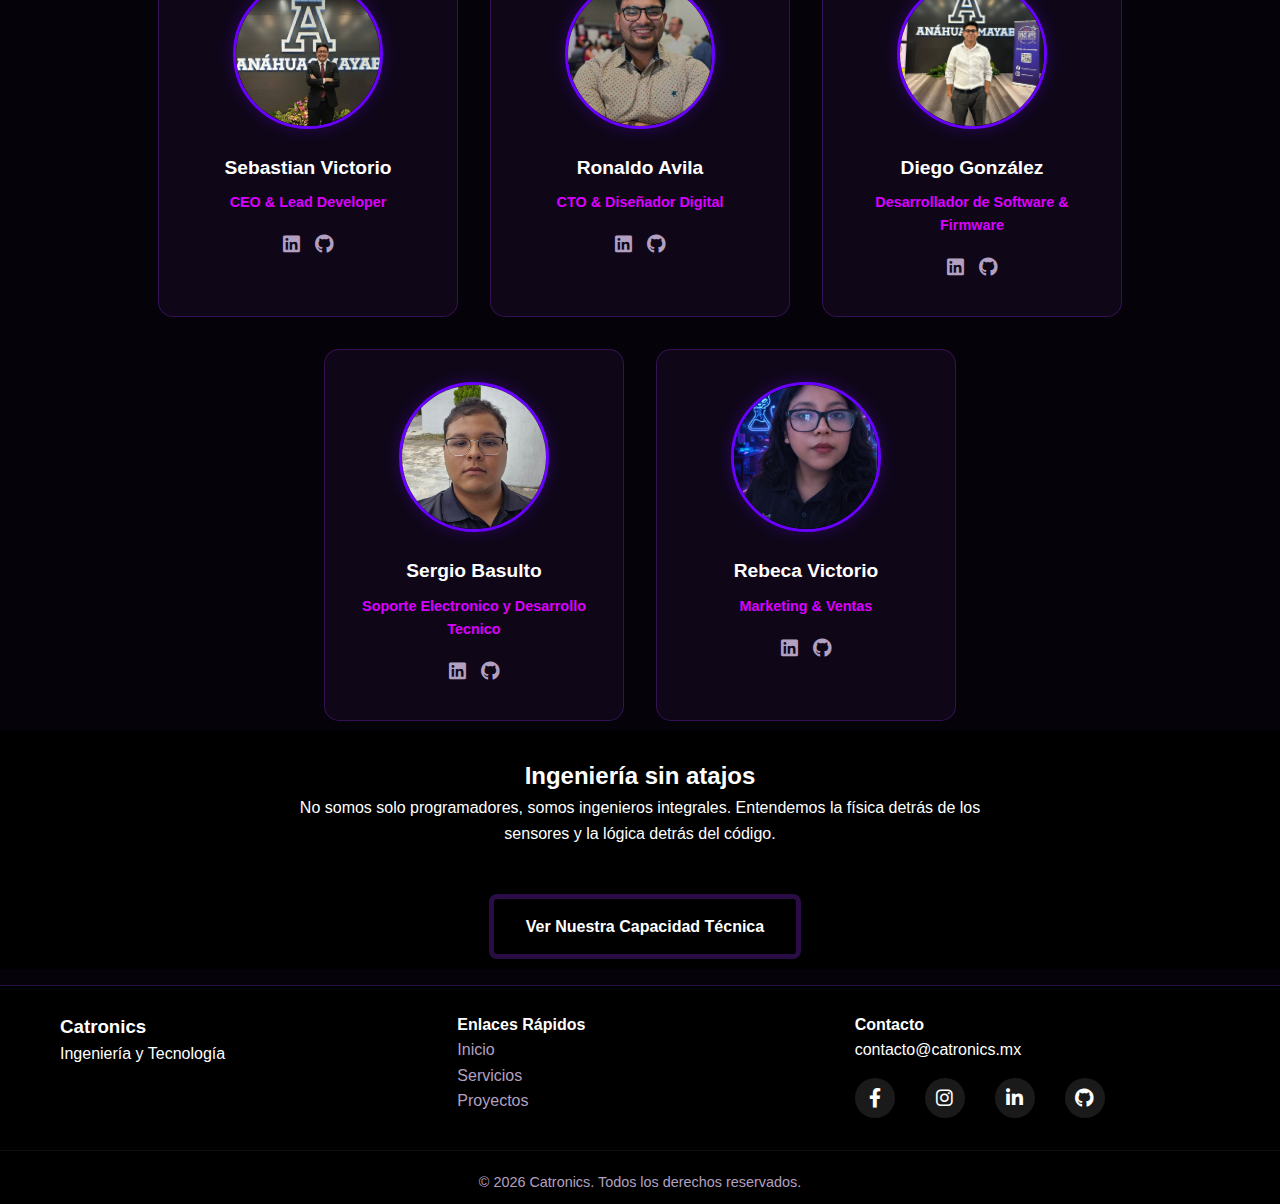
<file: quienes.html>
<!DOCTYPE html>
<html lang="es">
<head>
    <meta charset="UTF-8">
    <meta name="viewport" content="width=device-width, initial-scale=1.0">
    <title>Quiénes Somos | Catronics</title>
    <link rel="icon" type="image/png" href="images/cati.png">
    <meta name="description" content="Conoce la historia, misión y equipo de Catronics. Expertos en ingeniería electrónica y desarrollo de soluciones tecnológicas en México.">
    
    <link rel="stylesheet" href="styles.css">
    <link rel="stylesheet" href="https://cdnjs.cloudflare.com/ajax/libs/font-awesome/6.0.0/css/all.min.css">
</head>
<body>

    <nav class="navbar">
        <div class="nav-container">
            <a href="index.html" class="logo">
                 <img src="images/cati.png" alt="Logo" class="logo-img">
                CATRONICS
            </a>
            <ul class="nav-menu">
                <li><a href="index.html" class="nav-link">Inicio</a></li>
                <li><a href="quienes.html" class="nav-link active">Quiénes Somos</a></li>
                <li><a href="servicios.html" class="nav-link">Servicios</a></li>
                <li><a href="proyectos.html" class="nav-link">Proyectos</a></li>
                <li><a href="contacto.html" class="nav-link btn-contact">Contacto</a></li>
            </ul>
             <button class="hamburger">
                <span class="bar"></span>
                <span class="bar"></span>
                <span class="bar"></span>
            </button>
        </div>
    </nav>

    <header class="page-header">
        <div class="container text-center">
            <h1 class="page-title">Sobre <span class="highlight">CATRONICS</span></h1>
            <p class="page-subtitle">Ingeniería mexicana con visión global.</p>
        </div>
    </header>

    <section class="about-story section-padding">
    <div class="container">
        <h2 class="text-center" style="margin-bottom: 3rem;">Nuestra <span class="highlight">Historia</span></h2>

        <div class="split-layout">
            <div class="text-content">
                <p class="justified-text">
                    Todo comenzó con el hackatón NASA SPACE APPS CHALLENGE. Más que una competencia, fue un punto de inflexión: un espacio donde el trabajo en equipo, la ingeniería y la creatividad se unieron para resolver problemas reales bajo presión, con impacto global. Esa experiencia nos marcó profundamente y nos dejó una convicción clara: la tecnología no solo debe ser innovadora, debe ser útil y accesible para todos.
                </p>
                <p class="justified-text">
                    A partir de ese momento, el enfoque dejó de ser únicamente académico o experimental. La motivación pasó a ser crecer como personas, como equipo y como empresa, aplicando el conocimiento técnico para desarrollar soluciones concretas a problemas complejos del mundo real. En un entorno industrial y social lleno de retos, entendimos que el verdadero valor está en crear sistemas confiables, eficientes y bien pensados.
                </p>
                <p class="justified-text">
                    Así nació la visión de la empresa: transformar ideas en soluciones funcionales, diseñadas para operar en campo, aportar orden donde hay caos y generar impacto a través de la ingeniería aplicada. Desde entonces, cada proyecto refleja ese origen: curiosidad, disciplina técnica y compromiso con hacer que las cosas funcionen.
                </p>
            </div>

            <div class="visual-content">
                <div class="image-frame">
                    <img src="images/byte.png" alt="Hackatón NASA Space Apps" class="about-img">
                </div>
            </div>
        </div>
    </div>

</section>
    <section class="mvv-section section-padding bg-darker">
        <div class="container">
            <h2 class="section-title text-center">Nuestra <span class="highlight">Filosofia</span></h2>
            
            <div class="grid-3">
                <div class="card mvv-card">
                    <div class="icon-box-small">
                    <img src="images/mision.png" alt="Icono Misión" class="mvv-img">
                </div>
                <h3>Misión</h3>
                    <p>Impulsar la innovación tecnológica en empresas y emprendedores mediante el desarrollo de sistemas embebidos e IoT robustos, escalables y eficientes.</p>
                </div>

            <div class="card mvv-card">
                <div class="icon-box-small">
                    <img src="images/vision.png" alt="Icono Visión" class="mvv-img">
                </div>
                <h3>Visión</h3>
                <p>Ser reconocidos como el socio estratégico líder en ingeniería electrónica en la región, distinguidos por nuestra calidad técnica y capacidad de resolución de problemas complejos.</p>
            </div>

            <div class="card mvv-card">
                <div class="icon-box-small">
                    <img src="images/valores.png" alt="Icono Valores" class="mvv-img">
                </div>
                <h3>Valores</h3>
                <ul class="values-list">
                    <li><strong>Innovación:</strong> Buscamos siempre la mejor solución técnica.</li>
                    <li><strong>Transparencia:</strong> Comunicación clara en cada etapa.</li>
                    <li><strong>Calidad:</strong> No entregamos prototipos a medias.</li>
                </ul>
            </div>
        </div>
        </div>
    </section>

    <section class="team-section section-padding">
        <div class="container text-center">
            <h2 class="section-title">Nuestro <span class="highlight">Equipo</span></h2>
            <p style="margin-bottom: 3rem; color: var(--text-gray);">Expertos multidisciplinarios unidos por la innovación.</p>
            
            <div class="team-grid">
                
                <div class="team-card">
                    <div class="member-img">
                        <img src="images/chebas.jpeg" alt="Foto Miembro 1"> 
                    </div>
                    <h3>Sebastian Victorio</h3>
                    <p class="role">CEO & Lead Developer</p>
                    <div class="member-social">
                        <a href="https://www.linkedin.com/in/sebasti%C3%A1n-victorio-fabila-1507562a0/" target="_blank">
                             <i class="fab fa-linkedin"></i>
                             </a>
                        <a href="https://github.com/TU-USUARIO" target="_blank">
                            <i class="fab fa-github"></i>
                         </a>
                    </div>
                </div>

                <div class="team-card">
                    <div class="member-img">
                        <img src="images/ron.jpeg" alt="Foto Miembro 2">
                    </div>
                    <h3>Ronaldo Avila</h3>
                    <p class="role">CTO & Diseñador Digital </p>
                    <div class="member-social">
                        <a href="https://mx.linkedin.com/in/ronaldo-iv%C3%A1n-%C3%A1vila-sauri-a91050257" target="_blank">
                             <i class="fab fa-linkedin"></i>
                             </a>
                        <a href="https://github.com/TU-USUARIO" target="_blank">
                            <i class="fab fa-github"></i>
                         </a>
                    </div>
                </div>

                <div class="team-card">
                    <div class="member-img">
                        <img src="images/yop.jpeg" alt="Foto Miembro 3">
                    </div>
                    <h3>Diego González</h3>
                    <p class="role">Desarrollador de Software & Firmware</p>
                    <div class="member-social">
                        <a href="https://www.linkedin.com/in/diego-gonz%C3%A1lez-52706737a/" target="_blank">
                             <i class="fab fa-linkedin"></i>
                             </a>
                        <a href="https://github.com/kashella" target="_blank">
                            <i class="fab fa-github"></i>
                         </a>
                    </div>
                </div>

                <div class="team-card">
                    <div class="member-img">
                        <img src="images/serch.jpeg" alt="Foto Miembro 4">
                    </div>
                    <h3>Sergio Basulto</h3>
                    <p class="role">Soporte Electronico y Desarrollo Tecnico</p>
                    <div class="member-social">
                        <a href="https://www.linkedin.com/in/sergio-basulto-046370269/" target="_blank">
                             <i class="fab fa-linkedin"></i>
                             </a>
                        <a href="https://github.com/TU-USUARIO" target="_blank">
                            <i class="fab fa-github"></i>
                         </a>
                    </div>
                </div>

                <div class="team-card">
                    <div class="member-img">
                        <img src="images/rebe.jpeg" alt="Foto Miembro 5">
                    </div>
                    <h3>Rebeca Victorio</h3>
                    <p class="role">Marketing & Ventas</p>
                    <div class="member-social">
                        <a href="https://www.linkedin.com/in/TU-PERFIL-AQUI" target="_blank">
                             <i class="fab fa-linkedin"></i>
                             </a>
                        <a href="https://github.com/TU-USUARIO" target="_blank">
                            <i class="fab fa-github"></i>
                         </a>
                    </div>
                </div>

            </div>
        </div>
    </section>

    <section class="tech-focus section-padding bg-darker">
        <div class="container text-center">
            <h2>Ingeniería sin atajos</h2>
            <p style="max-width: 700px; margin: 0 auto 2rem;">
                No somos solo programadores, somos ingenieros integrales. Entendemos la física detrás de los sensores y la lógica detrás del código.
            </p>
            <a href="proyectos.html" class="btn btn-secondary">Ver Nuestra Capacidad Técnica</a>
        </div>
    </section>

     <footer>
        <div class="container footer-content">
            <div class="footer-brand">
                <h3>Catronics</h3>
                <p>Ingeniería y Tecnología</p>
            </div>
            <div class="footer-links">
                <h4>Enlaces Rápidos</h4>
                <ul>
                    <li><a href="index.html">Inicio</a></li>
                    <li><a href="servicios.html">Servicios</a></li>
                    <li><a href="proyectos.html">Proyectos</a></li>
                </ul>
            </div>
            <div class="footer-contact">
                <h4>Contacto</h4>
                <p>contacto@catronics.mx</p>
                <div class="social-icons">
                    <a href="https://www.facebook.com/CatronicsLab" target="_blank" aria-label="Facebook">
                        <i class="fab fa-facebook-f"></i>
                    </a>
    
                <a href="https://www.instagram.com/catronicslabmx/" target="_blank" aria-label="Instagram">
                    <i class="fab fa-instagram"></i>
                </a>

                <a href="https://www.linkedin.com/company/catronics-lab/posts/?feedView=all" target="_blank" aria-label="LinkedIn">
                    <i class="fab fa-linkedin-in"></i>
                    </a>
                    
                    <a href="https://github.com/CatronicsLabMx" target="_blank" aria-label="GitHub">
                    <i class="fab fa-github"></i>
                    </a>
                </div>
            </div>
        </div>
        <div class="copyright text-center">
            <p>&copy; 2026 Catronics. Todos los derechos reservados.</p>
        </div>
    </footer>

    <script src="script.js"></script>
</body>
</html>
</file>
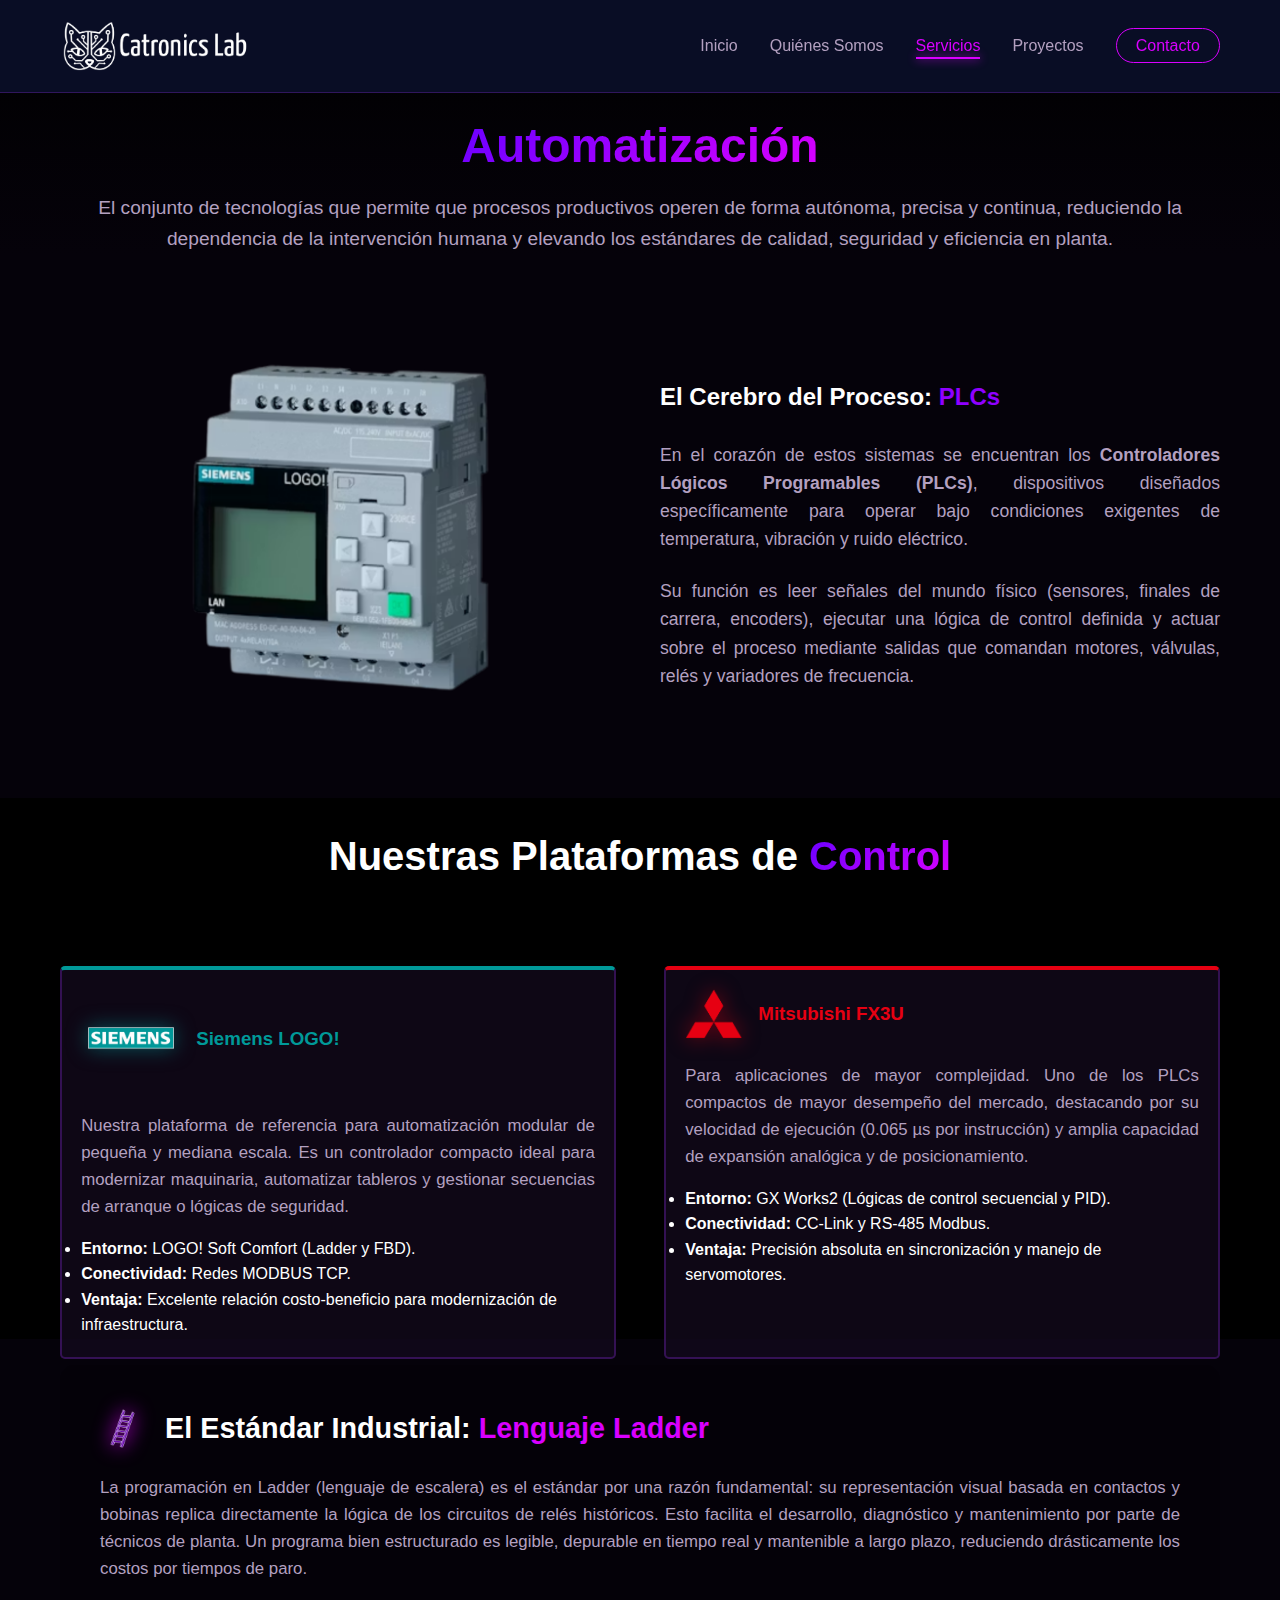
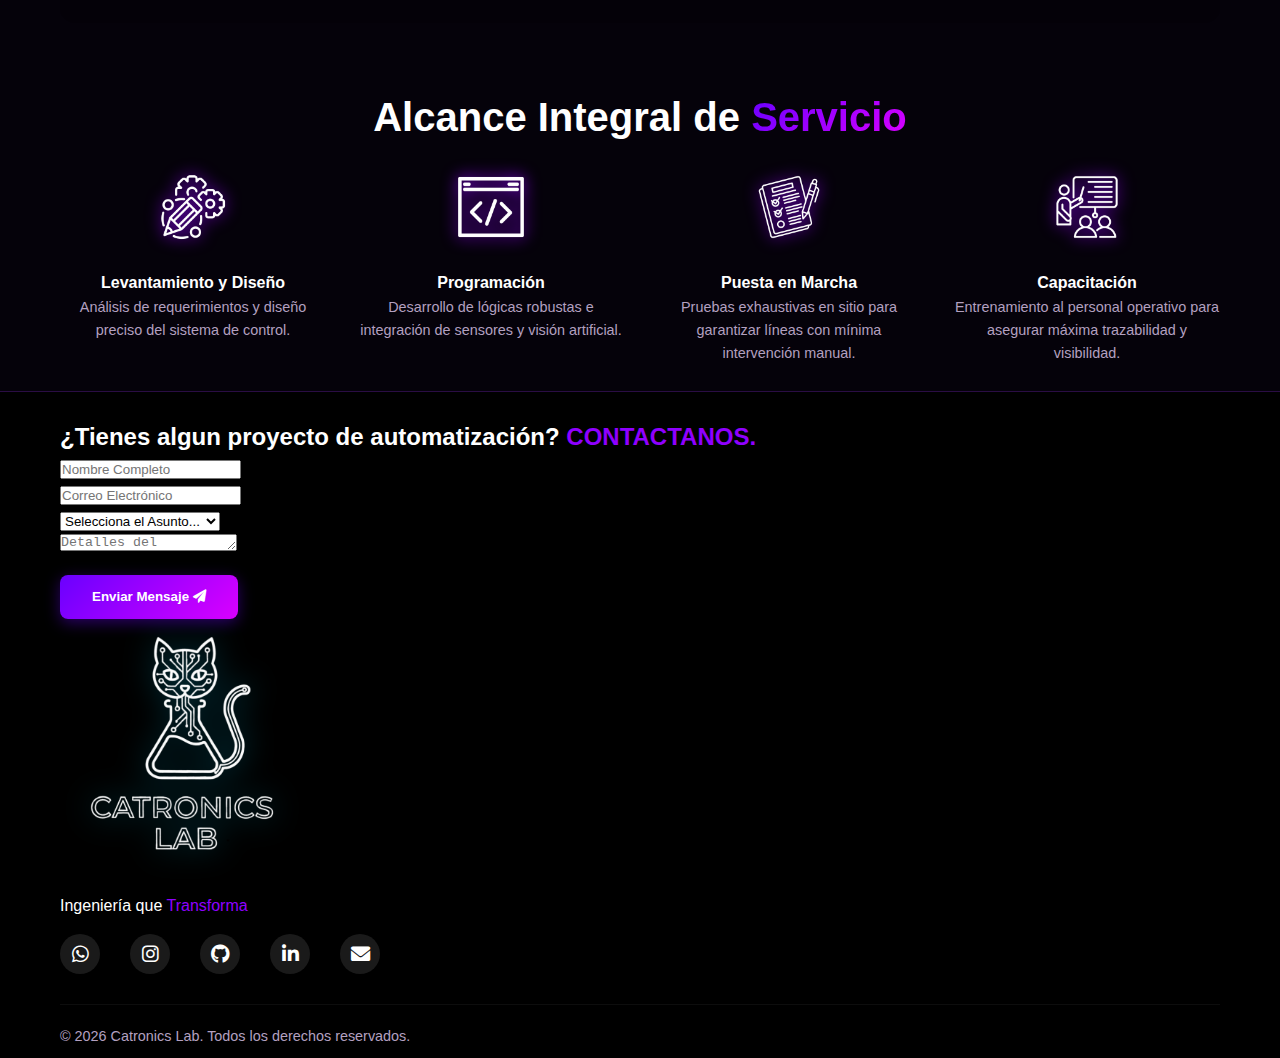
<file: servicios-automatizacion.html>
<!DOCTYPE html>
<html lang="es">
<head>
    <meta charset="UTF-8">
    <meta name="viewport" content="width=device-width, initial-scale=1.0">
    <title>Sitemas Embebidos | Catronics</title>
    <link rel="icon" type="image/png" href="images/cati.png">
    <meta name="description" content="Conoce mas a fondo los Sistemas Embebidos que creamos">
    
     <link rel="stylesheet" href="styles.css">
      <link rel="stylesheet" href="https://cdnjs.cloudflare.com/ajax/libs/font-awesome/6.0.0/css/all.min.css">
</head>
<body>

    
<nav class="navbar">
    <div class="nav-container">
        <a href="index.html" class="logo">
        <img src="images/catlab.png" alt="Logo" class="logo-img">
        </a>
        <ul class="nav-menu">
            <li><a href="index.html" class="nav-link">Inicio</a></li>
            <li><a href="quienes.html" class="nav-link">Quiénes Somos</a></li>
            <li><a href="servicios.html" class="nav-link active">Servicios</a></li>
            <li><a href="proyectos.html" class="nav-link">Proyectos</a></li>
            <li><a href="contacto.html" class="nav-link btn-contact">Contacto</a></li>
        </ul>
         <button class="hamburger">
                <span class="bar"></span>
                <span class="bar"></span>
                <span class="bar"></span>
            </button>
    </div>
</nav>

<header class="page-header">
    <div class="container">
        <h1 class="page-title"><span class="gradient-text">Automatización</span></h1>
        <p class="page-subtitle">El conjunto de tecnologías que permite que procesos productivos operen de forma autónoma, precisa y continua, reduciendo la dependencia de la intervención humana y elevando los estándares de calidad, seguridad y eficiencia en planta.</p>
    </div>
</header>

<section class="section-padding">
    <div class="container">
        <div class="split-layout" style="display: flex; align-items: center; gap: 40px; flex-wrap: wrap;">
            
            <div class="visual-content" style="flex: 1; min-width: 300px; text-align: center;">
                <img src="images/siemens-logo.png" alt="Tablero de Control PLC" class="about-img" style="width: 100%; max-width: 500px; border-radius: px; box-shadow: 0 0 0px #8F00FF(255, 152, 0, 0.2);">
            </div>

            <div class="text-content" style="flex: 1; min-width: 300px;">
                <h2>El Cerebro del Proceso: <span style="color: #8F00FF;">PLCs</span></h2>
                <p class="justified-text" style="font-size: 1.1rem; margin-bottom: 1.5rem;">
                    En el corazón de estos sistemas se encuentran los <strong>Controladores Lógicos Programables (PLCs)</strong>, dispositivos diseñados específicamente para operar bajo condiciones exigentes de temperatura, vibración y ruido eléctrico.
                </p>
                <p class="justified-text" style="font-size: 1.1rem;">
                    Su función es leer señales del mundo físico (sensores, finales de carrera, encoders), ejecutar una lógica de control definida y actuar sobre el proceso mediante salidas que comandan motores, válvulas, relés y variadores de frecuencia.
                </p>
            </div>

        </div>
    </div>
</section>

<section class="section-padding bg-darker">
    <div class="container">
        <h2 class="text-center section-title" style="margin-bottom: 3rem;">Nuestras Plataformas de <span class="highlight">Control</span></h2>
        
        <div class="grid-2" style="display: grid; grid-template-columns: repeat(auto-fit, minmax(350px, 1fr)); gap: 3rem;">
            
            <div class="card mvv-card" style="border-top: 4px solid #009999;">
                <div style="display: flex; align-items: center; gap: 15px; margin-bottom: 1.5rem;">
                    <img src="images/siemens.png" alt="Siemens LOGO!" style="height: 100px; filter: drop-shadow(0 0 10px rgba(0, 153, 153, 0.5));">
                    <h3 style="margin: 0; color: #009999;">Siemens LOGO!</h3>
                </div>
                <p class="justified-text">
                    Nuestra plataforma de referencia para automatización modular de pequeña y mediana escala. Es un controlador compacto ideal para modernizar maquinaria, automatizar tableros y gestionar secuencias de arranque o lógicas de seguridad.
                </p>
                <ul class="values-list" style="margin-top: 15px;">
                    <li><strong>Entorno:</strong> LOGO! Soft Comfort (Ladder y FBD).</li>
                    <li><strong>Conectividad:</strong> Redes MODBUS TCP.</li>
                    <li><strong>Ventaja:</strong> Excelente relación costo-beneficio para modernización de infraestructura.</li>
                </ul>
            </div>

            <div class="card mvv-card" style="border-top: 4px solid #e60012;">
                <div style="display: flex; align-items: center; gap: 15px; margin-bottom: 1.5rem;">
                    <img src="images/mitsubishi.png" alt="Mitsubishi FX3U" style="height: 50px; filter: drop-shadow(0 0 10px rgba(230, 0, 18, 0.5));">
                    <h3 style="margin: 0; color: #e60012;">Mitsubishi FX3U</h3>
                </div>
                <p class="justified-text">
                    Para aplicaciones de mayor complejidad. Uno de los PLCs compactos de mayor desempeño del mercado, destacando por su velocidad de ejecución (0.065 µs por instrucción) y amplia capacidad de expansión analógica y de posicionamiento.
                </p>
                <ul class="values-list" style="margin-top: 15px;">
                    <li><strong>Entorno:</strong> GX Works2 (Lógicas de control secuencial y PID).</li>
                    <li><strong>Conectividad:</strong> CC-Link y RS-485 Modbus.</li>
                    <li><strong>Ventaja:</strong> Precisión absoluta en sincronización y manejo de servomotores.</li>
                </ul>
            </div>

        </div>
    </div>
</section>

<section class="section-padding">
    <div class="container">
        
        <div style="background: rgba(0,0,0,0.2); border: 0px solid rgba(255,255,255,0.05); border-radius: 15px; padding: 2.5rem; margin-bottom: 2rem;">
            <div style="display: flex; align-items: center; gap: 20px; margin-bottom: 1.5rem;">
                <img src="images/ladder.png" alt="Lenguaje Ladder" style="max-width: 45px; height: auto; filter: drop-shadow(0 0 10px var(--secondary-color));">
                <h3 style="margin: 0; font-size: 1.8rem;">El Estándar Industrial: <span style="color: var(--secondary-color);">Lenguaje Ladder</span></h3>
            </div>
            <p class="justified-text" style="font-size: 1.05rem;">
                La programación en Ladder (lenguaje de escalera) es el estándar por una razón fundamental: su representación visual basada en contactos y bobinas replica directamente la lógica de los circuitos de relés históricos. Esto facilita el desarrollo, diagnóstico y mantenimiento por parte de técnicos de planta. Un programa bien estructurado es legible, depurable en tiempo real y mantenible a largo plazo, reduciendo drásticamente los costos por tiempos de paro.
            </p>
        </div>

        <h2 class="text-center section-title" style="margin-bottom: 3rem;">Alcance Integral de <span class="highlight">Servicio</span></h2>
        
        <div style="display: grid; grid-template-columns: repeat(auto-fit, minmax(220px, 1fr)); gap: 2rem;">
            
            <div class="feature-box" style="text-align: center;">
                <img src="images/diseño.png" alt="Levantamiento y Diseño" style="max-width: 80px; height: auto; margin-bottom: 1rem; filter: drop-shadow(0 0 8px #8F00FF);">
                <h4>Levantamiento y Diseño</h4>
                <p style="font-size: 0.9rem; color: var(--text-gray);">Análisis de requerimientos y diseño preciso del sistema de control.</p>
            </div>

            <div class="feature-box" style="text-align: center;">
                <img src="images/programacion.png" alt="Programación" style="max-width: 80px; height: auto; margin-bottom: 1rem; filter: drop-shadow(0 0 8px #8F00FF);">
                <h4>Programación</h4>
                <p style="font-size: 0.9rem; color: var(--text-gray);">Desarrollo de lógicas robustas e integración de sensores y visión artificial.</p>
            </div>

            <div class="feature-box" style="text-align: center;">
                <img src="images/pruebas.png" alt="Puesta en Marcha" style="max-width: 80px; height: auto; margin-bottom: 1rem; filter: drop-shadow(0 0 8px #8F00FF);">
                <h4>Puesta en Marcha</h4>
                <p style="font-size: 0.9rem; color: var(--text-gray);">Pruebas exhaustivas en sitio para garantizar líneas con mínima intervención manual.</p>
            </div>

            <div class="feature-box" style="text-align: center;">
                <img src="images/capacitacion.png" alt="Capacitación" style="max-width: 80px; height: auto; margin-bottom: 1rem; filter: drop-shadow(0 0 8px #8F00FF);">
                <h4>Capacitación</h4>
                <p style="font-size: 0.9rem; color: var(--text-gray);">Entrenamiento al personal operativo para asegurar máxima trazabilidad y visibilidad.</p>
            </div>

        </div>

    </div>
</section>


<footer class="site-footer">
    <div class="container footer-grid">
        
        <div class="footer-form-section">
            <h2 class="footer-title">¿Tienes algun proyecto de automatización? <span style="color:  #8F00FF;">CONTACTANOS.</span></h2>
            
            <form action="https://formspree.io/f/xbdaagnr" method="POST" class="contact-form">
                <div class="input-group">
                    <input type="text" id="name" name="name" placeholder="Nombre Completo" required>
                </div>
                
                <div class="input-group">
                    <input type="email" id="email" name="email" placeholder="Correo Electrónico" required>
                </div>

                <div class="input-group">
                    <select id="subject" name="subject" required>
                        <option value="" disabled selected>Selecciona el Asunto...</option>
                        <option value="cotizacion" style="color: black;">Cotización de Proyecto</option>
                        <option value="soporte" style="color: black;">Soporte Técnico</option>
                        <option value="info" style="color: black;">Información General</option>
                    </select>
                </div>
                
                <div class="input-group">
                    <textarea id="message" name="message" placeholder="Detalles del Proyecto..." rows="1" required></textarea>
                </div>
                
                <button type="submit" class="btn btn-primary btn-full">
                            Enviar Mensaje <i class="fas fa-paper-plane"></i>
                        </button>
            </form>
        </div>

        <div class="footer-info-section">
            
            <img src="images/Red & White Simple Shoe Sale Instagram Post.png" alt="Catronics Lab" class="footer-logo" style="filter: drop-shadow(0 0 15px rgba(0, 210, 255, 0.4)); max-width: 250px; margin-bottom: 20px;">
            
            <p class="footer-tagline">Ingeniería que <span style="color:  #8F00FF;">Transforma</span></p>

            <div class="social-icons" style="margin-bottom: 30px;">
                <a href="https://wa.me/529997372022" target="_blank" aria-label="WhatsApp"><i class="fab fa-whatsapp"></i></a>
                <a href="https://www.instagram.com/catronicslabmx/" target="_blank" aria-label="Instagram"><i class="fab fa-instagram"></i></a>
                <a href="https://github.com/CatronicsLabMx" target="_blank" aria-label="GitHub"><i class="fab fa-github"></i></a>
                <a href="https://www.linkedin.com/company/catronics-lab/" target="_blank" aria-label="LinkedIn"><i class="fab fa-linkedin-in"></i></a>
                <a href="mailto:contacto@catronics.mx" aria-label="Correo"><i class="fas fa-envelope"></i></a>
            </div>
            
            <p class="copyright">
                © 2026 Catronics Lab. Todos los derechos reservados.<br>
            </p>
        </div>

    </div>
</footer>

    <script src="script.js"></script>
</body>
</html>
</file>
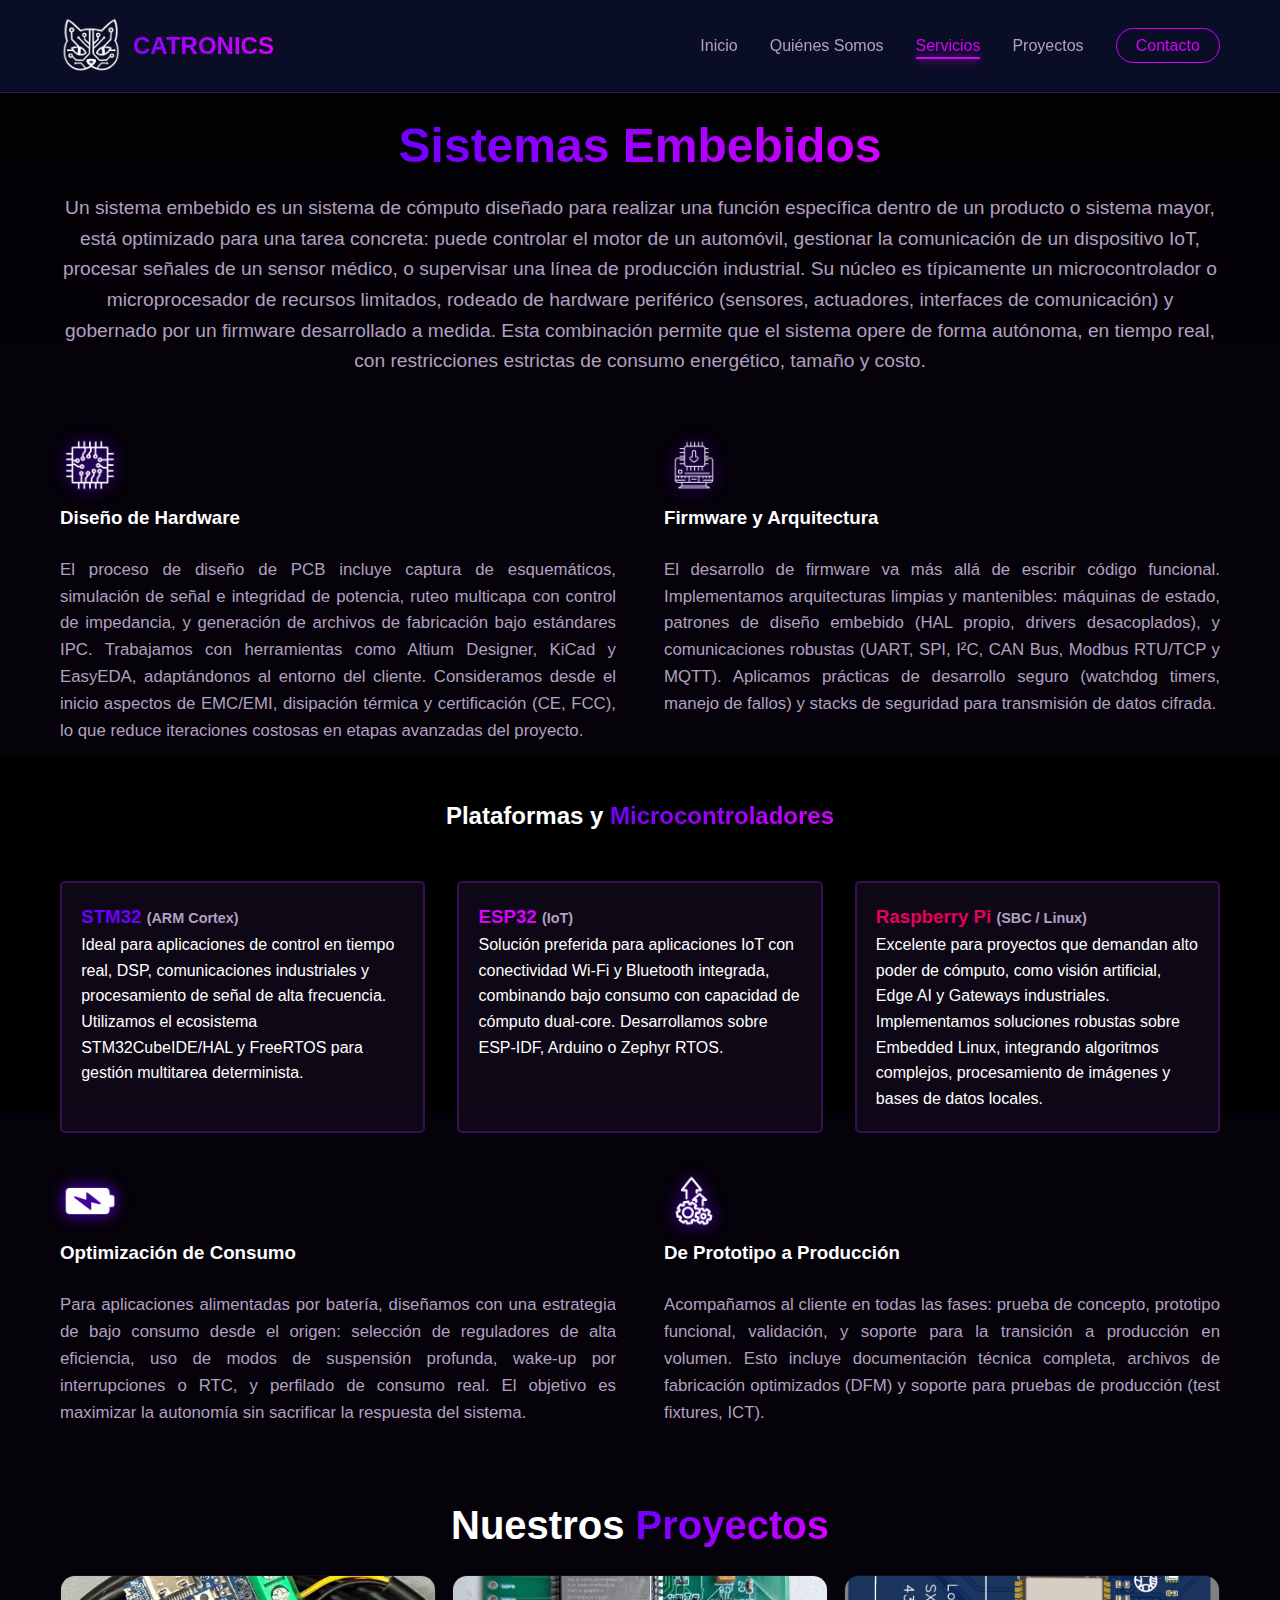
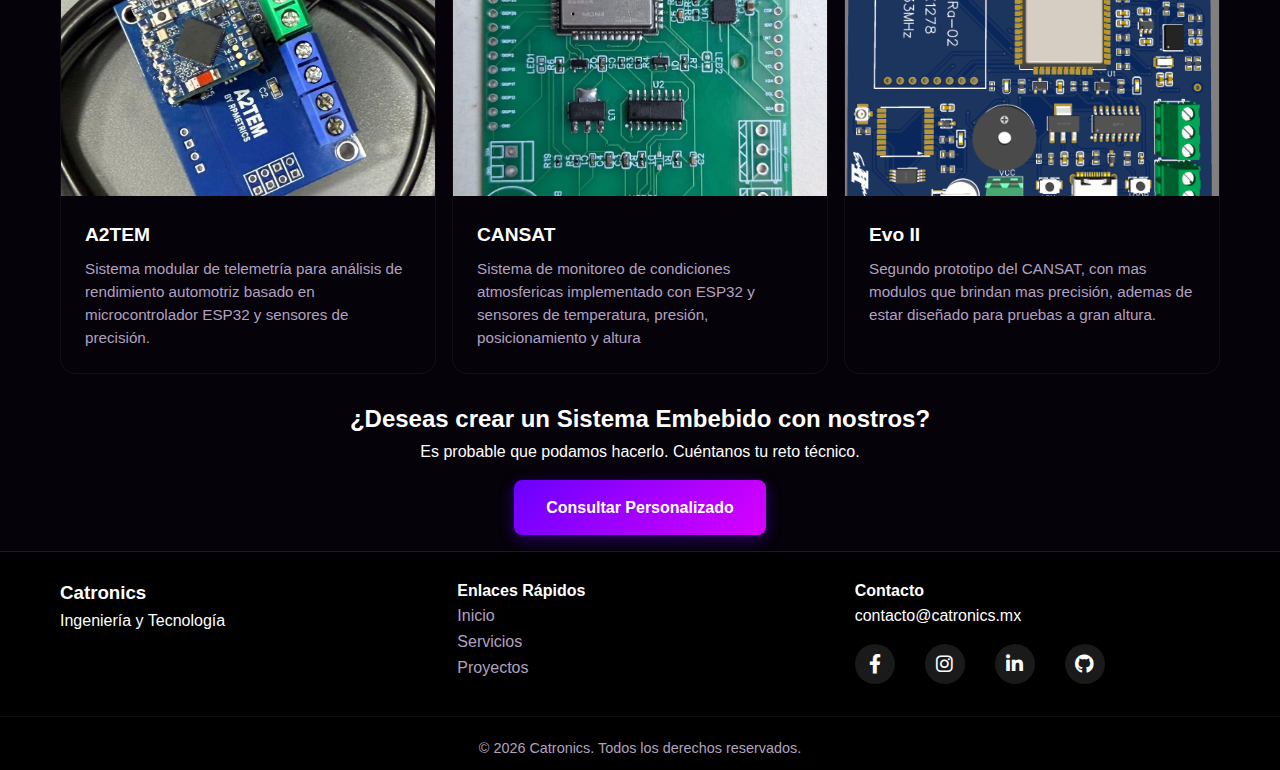
<file: servicios-embebidos.html>
<!DOCTYPE html>
<html lang="es">
<head>
    <meta charset="UTF-8">
    <meta name="viewport" content="width=device-width, initial-scale=1.0">
    <title>Sitemas Embebidos | Catronics</title>
    <link rel="icon" type="image/png" href="images/cati.png">
    <meta name="description" content="Conoce mas a fondo los Sistemas Embebidos que creamos">
    
     <link rel="stylesheet" href="styles.css">
      <link rel="stylesheet" href="https://cdnjs.cloudflare.com/ajax/libs/font-awesome/6.0.0/css/all.min.css">
</head>
<body>

    
    <nav class="navbar">
        <div class="nav-container">
            <a href="index.html" class="logo">
            <img src="images/cati.png" alt="Logo" class="logo-img">
            CATRONICS
            </a>
            <ul class="nav-menu">
                <li><a href="index.html" class="nav-link">Inicio</a></li>
                <li><a href="quienes.html" class="nav-link">Quiénes Somos</a></li>
                <li><a href="servicios.html" class="nav-link active">Servicios</a></li>
                <li><a href="proyectos.html" class="nav-link">Proyectos</a></li>
                <li><a href="contacto.html" class="nav-link btn-contact">Contacto</a></li>
            </ul>
            <button class="hamburger">
                <span class="bar"></span>
                <span class="bar"></span>
                <span class="bar"></span>
            </button>
        </div>
    </nav>

    <header class="page-header">
        <div class="container">
            <h1 class="page-title"><span class="gradient-text">Sistemas Embebidos</span></h1>
            <p class="page-subtitle">Un sistema embebido es un sistema de cómputo diseñado para realizar una función específica dentro de un producto o sistema mayor, está optimizado para una tarea concreta: puede controlar el motor de un automóvil, gestionar la comunicación de un dispositivo IoT, procesar señales de un sensor médico, o supervisar una línea de producción industrial.
Su núcleo es típicamente un microcontrolador o microprocesador de recursos limitados, rodeado de hardware periférico (sensores, actuadores, interfaces de comunicación) y gobernado por un firmware desarrollado a medida. Esta combinación permite que el sistema opere de forma autónoma, en tiempo real, con restricciones estrictas de consumo energético, tamaño y costo.</p>
        </div>
    </header>

<section class="section-padding">
    <div class="container">
        <div class="grid-2" style="display: grid; grid-template-columns: repeat(auto-fit, minmax(300px, 1fr)); gap: 3rem;">
            
           <div class="feature-box">
                <img src="images/hardware.png" alt="Icono Diseño de Hardware" class="feature-img">
                <h3>Diseño de Hardware</h3>
                <p class="justified-text">
                    El proceso de diseño de PCB incluye captura de esquemáticos, simulación de señal e integridad de potencia, ruteo multicapa con control de impedancia, y generación de archivos de fabricación bajo estándares IPC. Trabajamos con herramientas como Altium Designer, KiCad y EasyEDA, adaptándonos al entorno del cliente. Consideramos desde el inicio aspectos de EMC/EMI, disipación térmica y certificación (CE, FCC), lo que reduce iteraciones costosas en etapas avanzadas del proyecto.
                </p>
            </div>
            

            <div class="feature-box">
                <img src="images/firmware.png" alt="Icono Diseño de firmware" class="feature-img">
                <h3>Firmware y Arquitectura</h3>
                <p class="justified-text">
                    El desarrollo de firmware va más allá de escribir código funcional. Implementamos arquitecturas limpias y mantenibles: máquinas de estado, patrones de diseño embebido (HAL propio, drivers desacoplados), y comunicaciones robustas (UART, SPI, I²C, CAN Bus, Modbus RTU/TCP y MQTT). Aplicamos prácticas de desarrollo seguro (watchdog timers, manejo de fallos) y stacks de seguridad para transmisión de datos cifrada.
                </p>
            </div>

        </div>
    </div>
</section>

<section class="section-padding bg-darker">
    <div class="container">
        <h2 class="text-center" style="margin-top: 2rem; margin-bottom: 1rem;">Plataformas y <span class="highlight">Microcontroladores</span></h2>
        
        <div class="grid-3" style="display: grid; grid-template-columns: repeat(auto-fit, minmax(280px, 1fr)); gap: 2rem;">
            
            <div class="card mvv-card">
                <h3 style="color: var(--primary-color);">STM32 <span style="font-size: 0.9rem; color: var(--text-gray);">(ARM Cortex)</span></h3>
                <p>Ideal para aplicaciones de control en tiempo real, DSP, comunicaciones industriales y procesamiento de señal de alta frecuencia. Utilizamos el ecosistema STM32CubeIDE/HAL y FreeRTOS para gestión multitarea determinista.</p>
            </div>

            <div class="card mvv-card">
                <h3 style="color: var(--secondary-color);">ESP32 <span style="font-size: 0.9rem; color: var(--text-gray);">(IoT)</span></h3>
                <p>Solución preferida para aplicaciones IoT con conectividad Wi-Fi y Bluetooth integrada, combinando bajo consumo con capacidad de cómputo dual-core. Desarrollamos sobre ESP-IDF, Arduino o Zephyr RTOS.</p>
            </div>

            <div class="card mvv-card">
                <h3 style="color: #e6005c;">Raspberry Pi <span style="font-size: 0.9rem; color: var(--text-gray);">(SBC / Linux)</span></h3>
                <p>Excelente para proyectos que demandan alto poder de cómputo, como visión artificial, Edge AI y Gateways industriales. Implementamos soluciones robustas sobre Embedded Linux, integrando algoritmos complejos, procesamiento de imágenes y bases de datos locales.</p>
            </div>

        </div>
    </div>
</section>

<section class="section-padding">
    <div class="container">
        <div class="grid-2" style="display: grid; grid-template-columns: repeat(auto-fit, minmax(300px, 1fr)); gap: 3rem;">
            
            <div class="feature-box">
                <img src="images/bateria.png" alt="Optimización de Consumo" class="feature-img">
                <h3>Optimización de Consumo</h3>
                <p class="justified-text">
                    Para aplicaciones alimentadas por batería, diseñamos con una estrategia de bajo consumo desde el origen: selección de reguladores de alta eficiencia, uso de modos de suspensión profunda, wake-up por interrupciones o RTC, y perfilado de consumo real. El objetivo es maximizar la autonomía sin sacrificar la respuesta del sistema.
                </p>
            </div>

            <div class="feature-box">
                <img src="images/produccion.png" alt="De Prototipo a Producción" class="feature-img">
                <h3>De Prototipo a Producción</h3>
                <p class="justified-text">
                    Acompañamos al cliente en todas las fases: prueba de concepto, prototipo funcional, validación, y soporte para la transición a producción en volumen. Esto incluye documentación técnica completa, archivos de fabricación optimizados (DFM) y soporte para pruebas de producción (test fixtures, ICT).
                </p>
            </div>

        </div>
    </div>
</section>

<section class="section-padding">
    <div class="container">
        <h2 class="text-center section-title" style="margin-top: 1rem; margin-bottom: 3rem;">Nuestros <span class="highlight">Proyectos</span></h2>
        
        <div class="grid-3">
            
            <div class="gallery-card">
                <div class="gallery-img-container">
                    <img src="images/rpmetrics.jpeg" alt="Plataforma RPMetrics">
                </div>
                <div class="gallery-info">
                    <h3>A2TEM</h3>
                    <p>Sistema modular de telemetría para análisis de rendimiento automotriz basado en microcontrolador ESP32 y sensores de precisión.</p>
                </div>
            </div>

            <div class="gallery-card">
                <div class="gallery-img-container">
                    <img src="images/cansat.jpeg" alt="CANSAT">
                </div>
                <div class="gallery-info">
                    <h3>CANSAT</h3>
                    <p>Sistema de monitoreo de condiciones atmosfericas implementado con ESP32 y sensores de temperatura, presión, posicionamiento y altura</p>
                </div>
            </div>

            <div class="gallery-card">
                <div class="gallery-img-container">
                    <img src="images/evo2.png" alt="Evo2">
                </div>
                <div class="gallery-info">
                    <h3>Evo II</h3>
                    <p>Segundo prototipo del CANSAT, con mas modulos que brindan mas precisión, ademas de estar diseñado para pruebas a gran altura.</p>
                </div>
            </div>

        </div>
    </div>
</section>

<section class="cta-section">
        <div class="container text-center">
            <h2>¿Deseas crear un Sistema Embebido con nostros?</h2>
            <p>Es probable que podamos hacerlo. Cuéntanos tu reto técnico.</p>
            <a href="contacto.html" class="btn btn-primary btn-large">Consultar Personalizado</a>
        </div>
    </section>

     <footer>
        <div class="container footer-content">
            <div class="footer-brand">
                <h3>Catronics</h3>
                <p>Ingeniería y Tecnología</p>
            </div>
            <div class="footer-links">
                <h4>Enlaces Rápidos</h4>
                <ul>
                    <li><a href="index.html">Inicio</a></li>
                    <li><a href="servicios.html">Servicios</a></li>
                    <li><a href="proyectos.html">Proyectos</a></li>
                </ul>
            </div>
            <div class="footer-contact">
                <h4>Contacto</h4>
                <p>contacto@catronics.mx</p>
                <div class="social-icons">
                    <a href="https://www.facebook.com/CatronicsLab" target="_blank" aria-label="Facebook">
                        <i class="fab fa-facebook-f"></i>
                    </a>
    
                <a href="https://www.instagram.com/catronicslabmx/" target="_blank" aria-label="Instagram">
                    <i class="fab fa-instagram"></i>
                </a>

                <a href="https://www.linkedin.com/company/catronics-lab/posts/?feedView=all" target="_blank" aria-label="LinkedIn">
                    <i class="fab fa-linkedin-in"></i>
                    </a>
                    
                    <a href="https://github.com/CatronicsLabMx" target="_blank" aria-label="GitHub">
                    <i class="fab fa-github"></i>
                    </a>
                </div>
            </div>
        </div>
        <div class="copyright text-center">
            <p>&copy; 2026 Catronics. Todos los derechos reservados.</p>
        </div>
    </footer>

    <script src="script.js"></script>
</body>
</html>
</file>
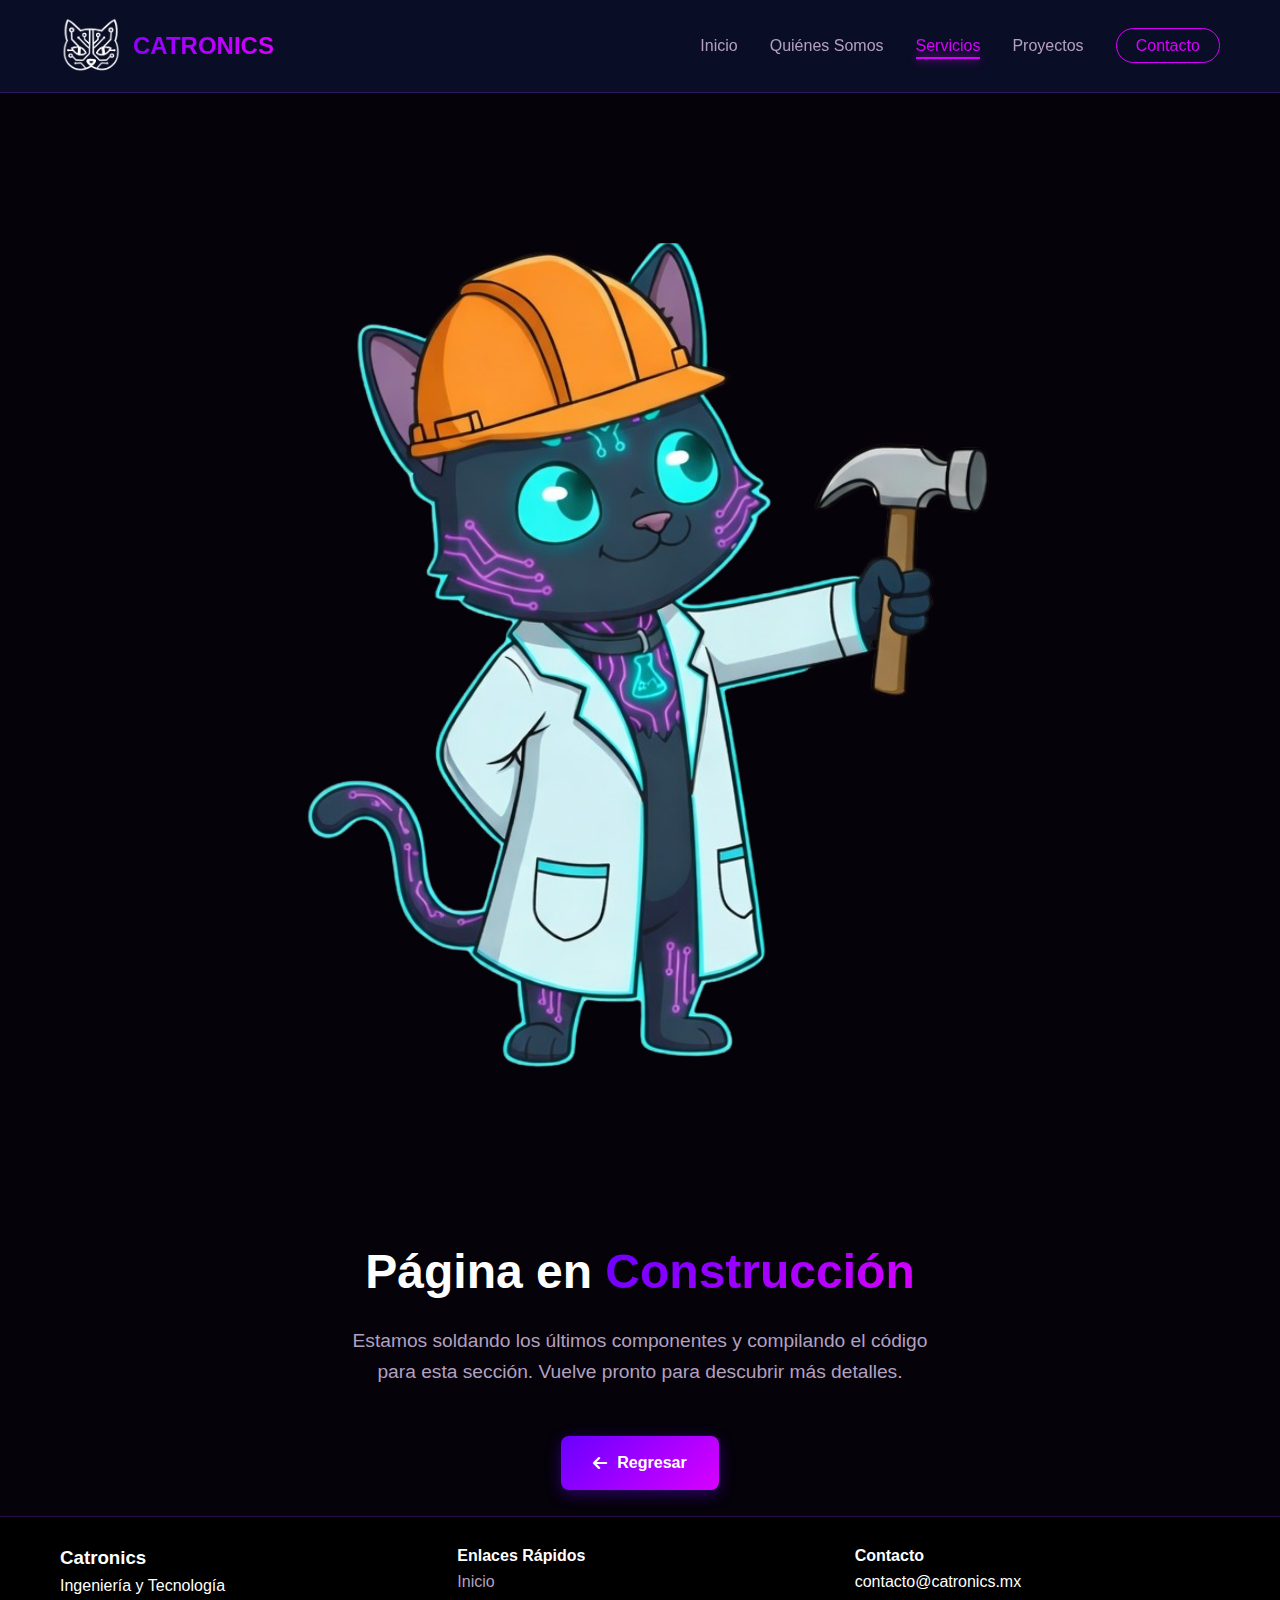
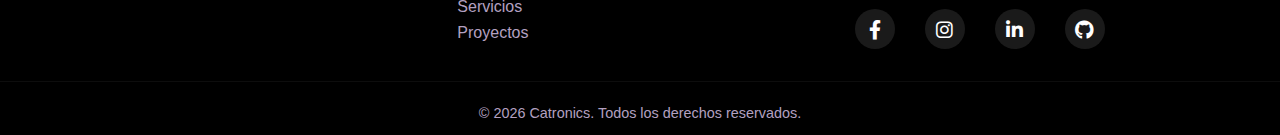
<file: servicios-ia.html>
<!DOCTYPE html>
<html lang="es">
<head>
    <meta charset="UTF-8">
    <meta name="viewport" content="width=device-width, initial-scale=1.0">
    <title>Sitemas Embebidos | Catronics</title>
    <link rel="icon" type="image/png" href="images/cati.png">
    <meta name="description" content="Conoce mas a fondo los Sistemas Embebidos que creamos">
    
     <link rel="stylesheet" href="styles.css">
      <link rel="stylesheet" href="https://cdnjs.cloudflare.com/ajax/libs/font-awesome/6.0.0/css/all.min.css">
</head>
<body>

    
    <nav class="navbar">
        <div class="nav-container">
            <a href="index.html" class="logo">
             <img src="images/cati.png" alt="Logo" class="logo-img">
            CATRONICS
            </a>
            <ul class="nav-menu">
                <li><a href="index.html" class="nav-link">Inicio</a></li>
                <li><a href="quienes.html" class="nav-link">Quiénes Somos</a></li>
                <li><a href="servicios.html" class="nav-link active">Servicios</a></li>
                <li><a href="proyectos.html" class="nav-link">Proyectos</a></li>
                <li><a href="contacto.html" class="nav-link btn-contact">Contacto</a></li>
            </ul>
            <button class="hamburger">
                <span class="bar"></span>
                <span class="bar"></span>
                <span class="bar"></span>
            </button>
        </div>
    </nav>



<section class="section-padding" style="min-height: 70vh; display: flex; align-items: center; justify-content: center; text-align: center;">
    <div class="container">
        
        <div class="loader-icon" style="margin-top: 8rem; margin-bottom: 2rem;">
            <img src="images/construccion.png" alt="En Construcción" class="construction-img">
        </div>

        <h1 class="page-title" style="font-size: 3rem; margin-bottom: 1rem;">
            Página en <span class="highlight">Construcción</span>
        </h1>
        
        <p class="lead-text" style="max-width: 600px; margin: 0 auto 2rem auto; font-size: 1.2rem; color: var(--text-gray);">
            Estamos soldando los últimos componentes y compilando el código para esta sección. Vuelve pronto para descubrir más detalles.
        </p>

        <a href="servicios.html" class="btn btn-primary" style="display: inline-flex; align-items: center; gap: 10px;">
            <i class="fas fa-arrow-left"></i> Regresar
        </a>

    </div>
</section>

     <footer>
        <div class="container footer-content">
            <div class="footer-brand">
                <h3>Catronics</h3>
                <p>Ingeniería y Tecnología</p>
            </div>
            <div class="footer-links">
                <h4>Enlaces Rápidos</h4>
                <ul>
                    <li><a href="index.html">Inicio</a></li>
                    <li><a href="servicios.html">Servicios</a></li>
                    <li><a href="proyectos.html">Proyectos</a></li>
                </ul>
            </div>
            <div class="footer-contact">
                <h4>Contacto</h4>
                <p>contacto@catronics.mx</p>
                <div class="social-icons">
                    <a href="https://www.facebook.com/CatronicsLab" target="_blank" aria-label="Facebook">
                        <i class="fab fa-facebook-f"></i>
                    </a>
    
                <a href="https://www.instagram.com/catronicslabmx/" target="_blank" aria-label="Instagram">
                    <i class="fab fa-instagram"></i>
                </a>

                <a href="https://www.linkedin.com/in/catronics-lab-620a3b3a6/" target="_blank" aria-label="LinkedIn">
                    <i class="fab fa-linkedin-in"></i>
                    </a>
                    
                    <a href="https://github.com/CatronicsLabMx" target="_blank" aria-label="GitHub">
                    <i class="fab fa-github"></i>
                    </a>
                </div>
            </div>
        </div>
        <div class="copyright text-center">
            <p>&copy; 2026 Catronics. Todos los derechos reservados.</p>
        </div>
    </footer>

    <script src="script.js"></script>
</body>
</html>
</file>
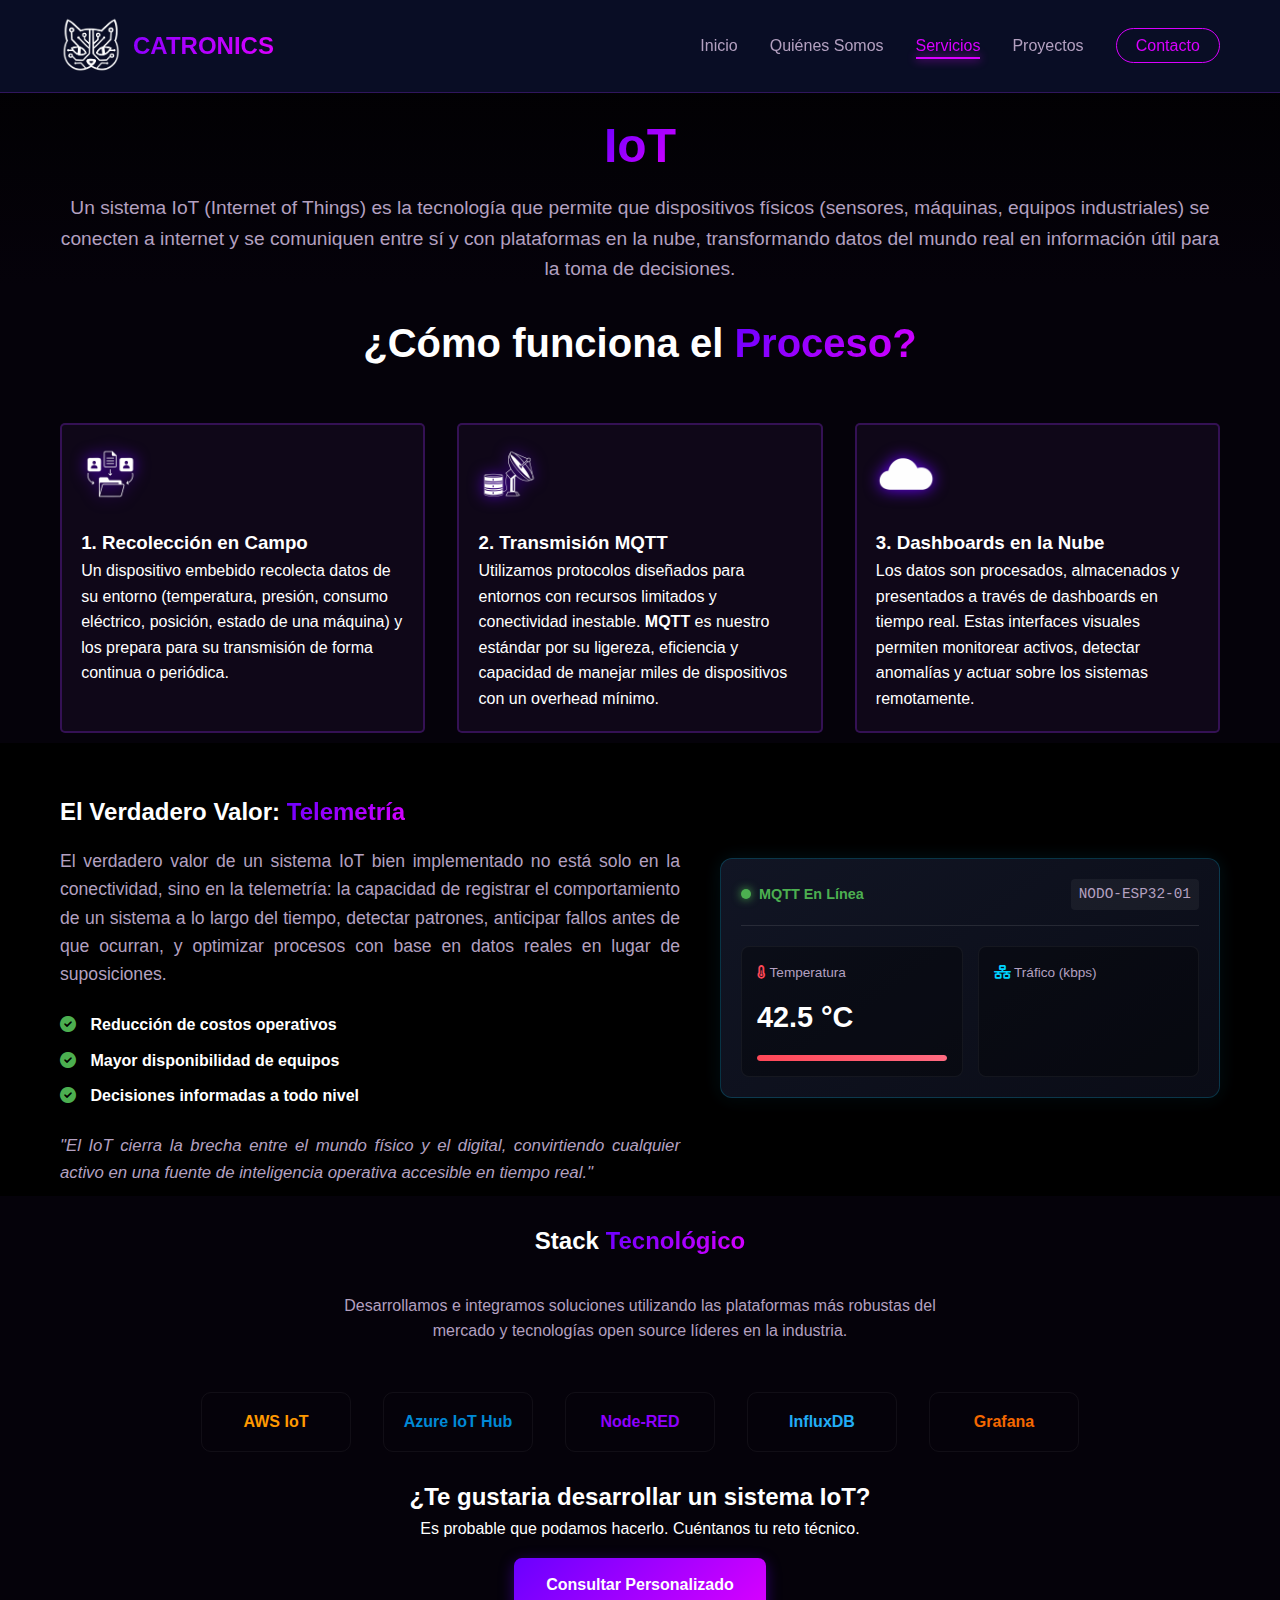
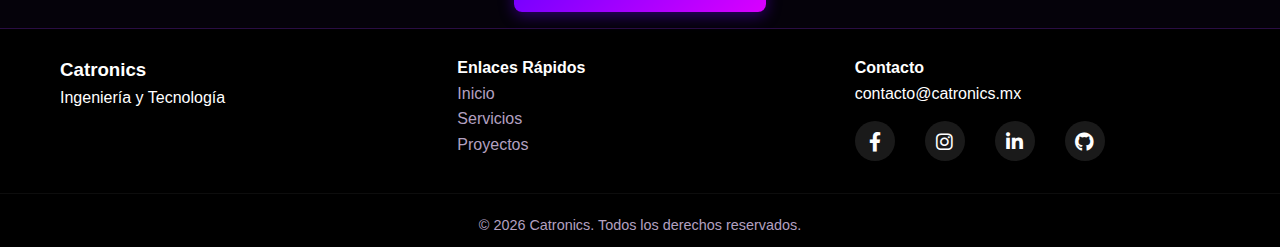
<file: servicios-iot.html>
<!DOCTYPE html>
<html lang="es">
<head>
    <meta charset="UTF-8">
    <meta name="viewport" content="width=device-width, initial-scale=1.0">
    <title>Sitemas Embebidos | Catronics</title>
    <link rel="icon" type="image/png" href="images/cati.png">
    <meta name="description" content="Conoce mas a fondo los Sistemas Embebidos que creamos">
    
     <link rel="stylesheet" href="styles.css">
      <link rel="stylesheet" href="https://cdnjs.cloudflare.com/ajax/libs/font-awesome/6.0.0/css/all.min.css">
</head>
<body>

    
    <nav class="navbar">
        <div class="nav-container">
            <a href="index.html" class="logo">
             <img src="images/cati.png" alt="Logo" class="logo-img">
            CATRONICS
            </a>
            <ul class="nav-menu">
                <li><a href="index.html" class="nav-link">Inicio</a></li>
                <li><a href="quienes.html" class="nav-link">Quiénes Somos</a></li>
                <li><a href="servicios.html" class="nav-link active">Servicios</a></li>
                <li><a href="proyectos.html" class="nav-link">Proyectos</a></li>
                <li><a href="contacto.html" class="nav-link btn-contact">Contacto</a></li>
            </ul>
            <button class="hamburger">
                <span class="bar"></span>
                <span class="bar"></span>
                <span class="bar"></span>
            </button>
        </div>
    </nav>

    <header class="page-header">
        <div class="container">
            <h1 class="page-title"><span class="gradient-text">IoT</span></h1>
            <p class="page-subtitle">Un sistema IoT (Internet of Things) es la tecnología que permite que dispositivos físicos (sensores, máquinas, equipos industriales) se conecten a internet y se comuniquen entre sí y con plataformas en la nube, transformando datos del mundo real en información útil para la toma de decisiones.</p>
        </div>
    </header>

    <section class="section-padding">
    <div class="container">
        <h2 class="text-center section-title" style="margin-bottom: 3rem;">¿Cómo funciona el <span class="highlight">Proceso?</span></h2>
        
        <div class="grid-3" style="display: grid; grid-template-columns: repeat(auto-fit, minmax(280px, 1fr)); gap: 2rem;">
            
            <div class="card mvv-card">
                <div class="icon-box-small">
                    <img src="images/recoleccion.png" alt="Recolección en Campo" class="iot-step-img">
                </div>
                <h3>1. Recolección en Campo</h3>
                <p>Un dispositivo embebido recolecta datos de su entorno (temperatura, presión, consumo eléctrico, posición, estado de una máquina) y los prepara para su transmisión de forma continua o periódica.</p>
            </div>

            <div class="card mvv-card">
                <div class="icon-box-small">
                    <img src="images/transmision.png" alt="Transmisión MQTT" class="iot-step-img">
                </div>
                <h3>2. Transmisión MQTT</h3>
                <p>Utilizamos protocolos diseñados para entornos con recursos limitados y conectividad inestable. <strong>MQTT</strong> es nuestro estándar por su ligereza, eficiencia y capacidad de manejar miles de dispositivos con un overhead mínimo.</p>
            </div>

            <div class="card mvv-card">
                <div class="icon-box-small">
                    <img src="images/nube.png" alt="Dashboards en la Nube" class="iot-step-img">
                </div>
                <h3>3. Dashboards en la Nube</h3>
                <p>Los datos son procesados, almacenados y presentados a través de dashboards en tiempo real. Estas interfaces visuales permiten monitorear activos, detectar anomalías y actuar sobre los sistemas remotamente.</p>
            </div>

        </div>
    </div>
</section>

<section class="section-padding bg-darker">
    <div class="container">
        <div class="split-layout" style="display: flex; align-items: center; gap: 40px; flex-wrap: wrap;">
            
            <div class="text-content" style="flex: 1; min-width: 300px; margin-top: 1.5rem;">
                <h2>El Verdadero Valor: <span class="highlight">Telemetría</span></h2>
                <p class="justified-text" style="font-size: 1.1rem; margin-top: 1rem; margin-bottom: 1.5rem;">
                    El verdadero valor de un sistema IoT bien implementado no está solo en la conectividad, sino en la telemetría: la capacidad de registrar el comportamiento de un sistema a lo largo del tiempo, detectar patrones, anticipar fallos antes de que ocurran, y optimizar procesos con base en datos reales en lugar de suposiciones.
                </p>
                <ul class="values-list" style="list-style: none; padding: 0;">
                    <li style="margin-bottom: 10px;"><i class="fas fa-check-circle" style="color: #4caf50; margin-right: 10px;"></i> <strong>Reducción de costos operativos</strong></li>
                    <li style="margin-bottom: 10px;"><i class="fas fa-check-circle" style="color: #4caf50; margin-right: 10px;"></i> <strong>Mayor disponibilidad de equipos</strong></li>
                    <li style="margin-bottom: 10px;"><i class="fas fa-check-circle" style="color: #4caf50; margin-right: 10px;"></i> <strong>Decisiones informadas a todo nivel</strong></li>
                </ul>
                <p class="justified-text" style="margin-top: 1.5rem; font-style: italic; color: var(--text-gray);">
                    "El IoT cierra la brecha entre el mundo físico y el digital, convirtiendo cualquier activo en una fuente de inteligencia operativa accesible en tiempo real."
                </p>
            </div>

            <div class="mock-dashboard">
                <div class="dash-header">
                    <div class="dash-status">
                         <span class="status-dot"></span> MQTT En Línea
                    </div>
                <div class="dash-node">NODO-ESP32-01</div>
                </div>
    
            <div class="dash-grid-internal">
        
                <div class="dash-widget">
                    <div class="widget-header">
                        <i class="fas fa-thermometer-half" style="color: #ff4757;"></i> Temperatura
                    </div>
                <div class="widget-value">42.5 °C</div>
                <div class="widget-bar-bg">
                    <div class="widget-bar-fill temp-anim"></div>
                </div>
                </div>

         <div class="dash-widget">
            <div class="widget-header">
                <i class="fas fa-network-wired" style="color: #00d2ff;"></i> Tráfico (kbps)
            </div>
            <div class="mini-chart">
                <div class="chart-bar cb-1"></div>
                <div class="chart-bar cb-2"></div>
                <div class="chart-bar cb-3"></div>
                <div class="chart-bar cb-4"></div>
                <div class="chart-bar cb-5"></div>
                <div class="chart-bar cb-6"></div>
            </div>
        </div>

    </div>
</div>
            
        </div>
    </div>
</section>

<section class="section-padding">
    <div class="container text-center">
        <h2 style="margin-bottom: 2rem;">Stack <span class="highlight">Tecnológico</span></h2>
        <p style="margin-bottom: 3rem; color: var(--text-gray); max-width: 600px; margin-left: auto; margin-right: auto;">
            Desarrollamos e integramos soluciones utilizando las plataformas más robustas del mercado y tecnologías open source líderes en la industria.
        </p>
        
        <div style="display: flex; justify-content: center; gap: 2rem; flex-wrap: wrap; align-items: center;">
            <div style="padding: 1rem; background: var(--bg-darker); border-radius: 10px; min-width: 150px; border: 1px solid rgba(255,255,255,0.05);">
                <h4 style="margin:0; color: #FF9900;">AWS IoT</h4>
            </div>
            <div style="padding: 1rem; background: var(--bg-darker); border-radius: 10px; min-width: 150px; border: 1px solid rgba(255,255,255,0.05);">
                <h4 style="margin:0; color: #0089D6;">Azure IoT Hub</h4>
            </div>
            <div style="padding: 1rem; background: var(--bg-darker); border-radius: 10px; min-width: 150px; border: 1px solid rgba(255,255,255,0.05);">
                <h4 style="margin:0; color: #8F00FF;">Node-RED</h4>
            </div>
            <div style="padding: 1rem; background: var(--bg-darker); border-radius: 10px; min-width: 150px; border: 1px solid rgba(255,255,255,0.05);">
                <h4 style="margin:0; color: #22ADF6;">InfluxDB</h4>
            </div>
            <div style="padding: 1rem; background: var(--bg-darker); border-radius: 10px; min-width: 150px; border: 1px solid rgba(255,255,255,0.05);">
                <h4 style="margin:0; color: #F46800;">Grafana</h4>
            </div>
        </div>
    </div>
</section>

<section class="cta-section">
        <div class="container text-center">
            <h2>¿Te gustaria desarrollar un sistema IoT?</h2>
            <p>Es probable que podamos hacerlo. Cuéntanos tu reto técnico.</p>
            <a href="contacto.html" class="btn btn-primary btn-large">Consultar Personalizado</a>
        </div>
    </section>

     <footer>
        <div class="container footer-content">
            <div class="footer-brand">
                <h3>Catronics</h3>
                <p>Ingeniería y Tecnología</p>
            </div>
            <div class="footer-links">
                <h4>Enlaces Rápidos</h4>
                <ul>
                    <li><a href="index.html">Inicio</a></li>
                    <li><a href="servicios.html">Servicios</a></li>
                    <li><a href="proyectos.html">Proyectos</a></li>
                </ul>
            </div>
            <div class="footer-contact">
                <h4>Contacto</h4>
                <p>contacto@catronics.mx</p>
                <div class="social-icons">
                    <a href="https://www.facebook.com/CatronicsLab" target="_blank" aria-label="Facebook">
                        <i class="fab fa-facebook-f"></i>
                    </a>
    
                <a href="https://www.instagram.com/catronicslabmx/" target="_blank" aria-label="Instagram">
                    <i class="fab fa-instagram"></i>
                </a>

                <a href="https://www.linkedin.com/company/catronics-lab/posts/?feedView=all" target="_blank" aria-label="LinkedIn">
                    <i class="fab fa-linkedin-in"></i>
                    </a>
                    
                    <a href="https://github.com/CatronicsLabMx" target="_blank" aria-label="GitHub">
                    <i class="fab fa-github"></i>
                    </a>
                </div>
            </div>
        </div>
        <div class="copyright text-center">
            <p>&copy; 2026 Catronics. Todos los derechos reservados.</p>
        </div>
    </footer>

    <script src="script.js"></script>
</body>
</html>
</file>
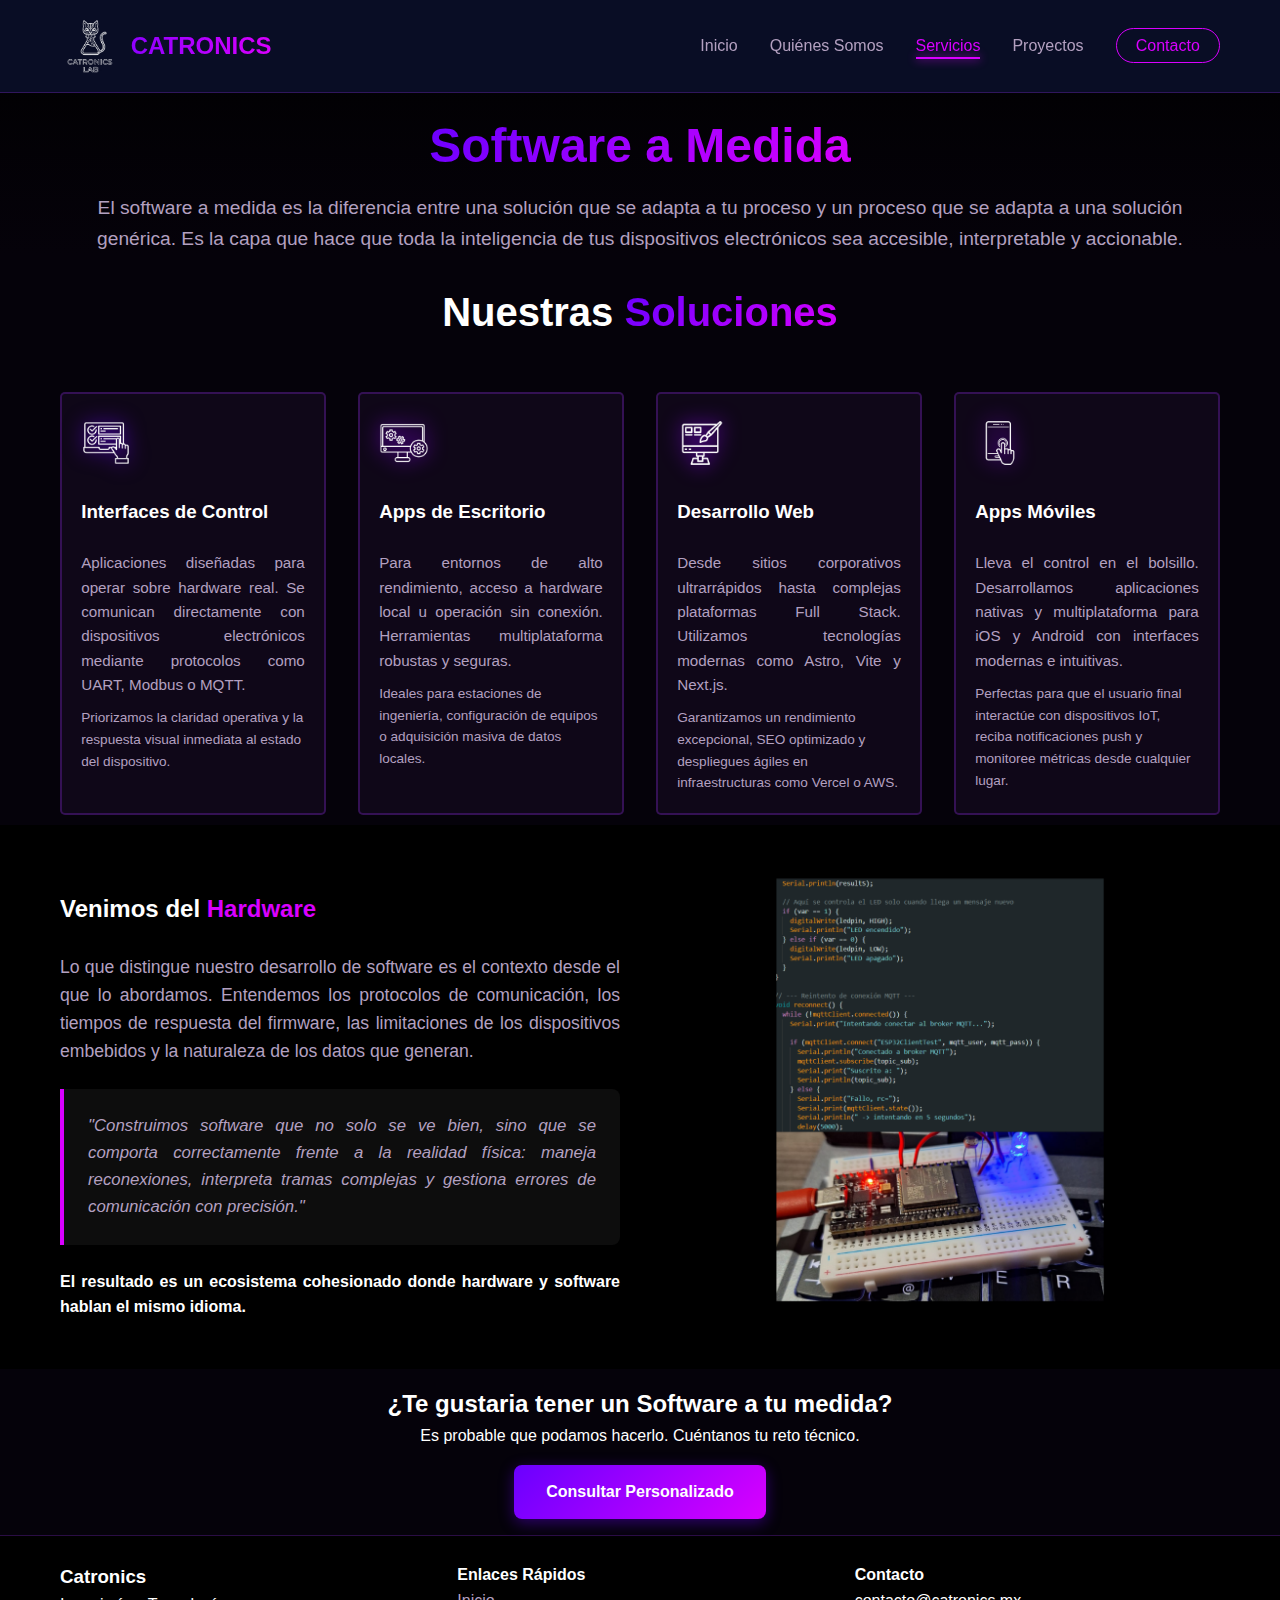
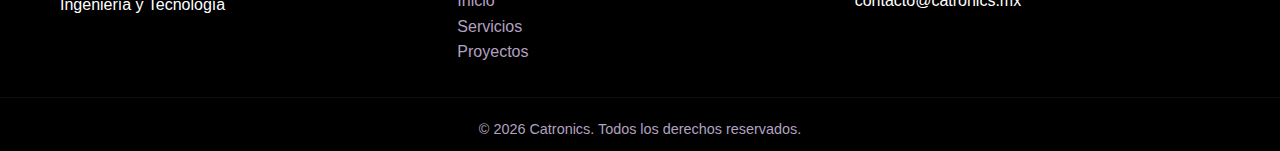
<file: servicios-software.html>
<!DOCTYPE html>
<html lang="es">
<head>
    <meta charset="UTF-8">
    <meta name="viewport" content="width=device-width, initial-scale=1.0">
    <title>Sitemas Embebidos | Catronics</title>
    <meta name="description" content="Conoce mas a fondo los Sistemas Embebidos que creamos">
    
     <link rel="stylesheet" href="styles.css">
      <link rel="stylesheet" href="https://cdnjs.cloudflare.com/ajax/libs/font-awesome/6.0.0/css/all.min.css">
</head>
<body>

    
<nav class="navbar">
    <div class="nav-container">
        <a href="index.html" class="logo">
        <img src="images/Red & White Simple Shoe Sale Instagram Post.png" alt="Logo" class="logo-img">
        CATRONICS
        </a>
        <ul class="nav-menu">
            <li><a href="index.html" class="nav-link">Inicio</a></li>
            <li><a href="quienes.html" class="nav-link">Quiénes Somos</a></li>
            <li><a href="servicios.html" class="nav-link active">Servicios</a></li>
            <li><a href="proyectos.html" class="nav-link">Proyectos</a></li>
            <li><a href="contacto.html" class="nav-link btn-contact">Contacto</a></li>
        </ul>
         <button class="hamburger">
                <span class="bar"></span>
                <span class="bar"></span>
                <span class="bar"></span>
            </button>
    </div>
</nav>

<header class="page-header">
    <div class="container">
        <h1 class="page-title"><span class="gradient-text">Software a Medida</span></h1>
        <p class="page-subtitle">El software a medida es la diferencia entre una solución que se adapta a tu proceso y un proceso que se adapta a una solución genérica. Es la capa que hace que toda la inteligencia de tus dispositivos electrónicos sea accesible, interpretable y accionable.</p>
    </div>
</header>

<section class="section-padding">
    <div class="container">
        <h2 class="text-center section-title" style="margin-bottom: 3rem;">Nuestras <span class="highlight">Soluciones</span></h2>
        
        <div style="display: grid; grid-template-columns: repeat(auto-fit, minmax(240px, 1fr)); gap: 2rem;">
            
            <div class="card mvv-card">
                <div class="icon-box-small" style="display: flex; justify-content: flex-start; align-items: center; height: 60px; margin-bottom: 1.5rem;">
                    <img src="images/interfaz.png" alt="Interfaces de Control" class="feature-img" style="--glow-color: var(--primary-color); max-width: 50px; filter: drop-shadow(0 0 10px var(--glow-color));">
                </div>
                <h3>Interfaces de Control</h3>
                <p class="justified-text" style="font-size: 0.95rem;">
                    Aplicaciones diseñadas para operar sobre hardware real. Se comunican directamente con dispositivos electrónicos mediante protocolos como UART, Modbus o MQTT.
                </p>
                <p style="font-size: 0.85rem; color: var(--text-gray); margin-top: 10px;">
                    Priorizamos la claridad operativa y la respuesta visual inmediata al estado del dispositivo.
                </p>
            </div>

            <div class="card mvv-card">
                <div class="icon-box-small" style="display: flex; justify-content: flex-start; align-items: center; height: 60px; margin-bottom: 1.5rem;">
                    <img src="images/escritorio.png" alt="Aplicaciones de Escritorio" class="feature-img" style="--glow-color: #8F00FF; max-width: 50px; filter: drop-shadow(0 0 10px var(--glow-color));">
                </div>
                <h3>Apps de Escritorio</h3>
                <p class="justified-text" style="font-size: 0.95rem;">
                    Para entornos de alto rendimiento, acceso a hardware local u operación sin conexión. Herramientas multiplataforma robustas y seguras.
                </p>
                <p style="font-size: 0.85rem; color: var(--text-gray); margin-top: 10px;">
                    Ideales para estaciones de ingeniería, configuración de equipos o adquisición masiva de datos locales.
                </p>
            </div>

            <div class="card mvv-card">
                <div class="icon-box-small" style="display: flex; justify-content: flex-start; align-items: center; height: 60px; margin-bottom: 1.5rem;">
                    <img src="images/web.png" alt="Páginas y Plataformas Web" class="feature-img" style="--glow-color: #8F00FF; max-width: 50px; filter: drop-shadow(0 0 10px var(--glow-color));">
                </div>
                <h3>Desarrollo Web</h3>
                <p class="justified-text" style="font-size: 0.95rem;">
                    Desde sitios corporativos ultrarrápidos hasta complejas plataformas Full Stack. Utilizamos tecnologías modernas como Astro, Vite y Next.js.
                </p>
                <p style="font-size: 0.85rem; color: var(--text-gray); margin-top: 10px;">
                    Garantizamos un rendimiento excepcional, SEO optimizado y despliegues ágiles en infraestructuras como Vercel o AWS.
                </p>
            </div>

            <div class="card mvv-card">
                <div class="icon-box-small" style="display: flex; justify-content: flex-start; align-items: center; height: 60px; margin-bottom: 1.5rem;">
                    <img src="images/app.png" alt="Aplicaciones Móviles" class="feature-img" style="--glow-color: #8F00FF; max-width: 50px; filter: drop-shadow(0 0 10px var(--glow-color));">
                </div>
                <h3>Apps Móviles</h3>
                <p class="justified-text" style="font-size: 0.95rem;">
                    Lleva el control en el bolsillo. Desarrollamos aplicaciones nativas y multiplataforma para iOS y Android con interfaces modernas e intuitivas.
                </p>
                <p style="font-size: 0.85rem; color: var(--text-gray); margin-top: 10px;">
                    Perfectas para que el usuario final interactúe con dispositivos IoT, reciba notificaciones push y monitoree métricas desde cualquier lugar.
                </p>
            </div>

        </div>
    </div>
</section>

<section class="section-padding bg-darker">
    <div class="container">
        <div class="split-layout" style="display: flex; align-items: center; gap: 40px; flex-wrap: wrap;">
            
            <div class="text-content" style="flex: 1; min-width: 300px;">
                <h2>Venimos del <span style="color: var(--secondary-color);">Hardware</span></h2>
                <p class="justified-text" style="font-size: 1.1rem; margin-bottom: 1.5rem;">
                    Lo que distingue nuestro desarrollo de software es el contexto desde el que lo abordamos. Entendemos los protocolos de comunicación, los tiempos de respuesta del firmware, las limitaciones de los dispositivos embebidos y la naturaleza de los datos que generan.
                </p>
                <div style="background: rgba(255,255,255,0.05); padding: 1.5rem; border-left: 4px solid var(--secondary-color); border-radius: 0 8px 8px 0; margin-bottom: 1.5rem;">
                    <p class="justified-text" style="margin: 0; font-style: italic;">
                        "Construimos software que no solo se ve bien, sino que se comporta correctamente frente a la realidad física: maneja reconexiones, interpreta tramas complejas y gestiona errores de comunicación con precisión."
                    </p>
                </div>
                <p class="justified-text" style="font-size: 1rem; color: var(--text-light); font-weight: bold;">
                    El resultado es un ecosistema cohesionado donde hardware y software hablan el mismo idioma.
                </p>
            </div>

            <div class="visual-content" style="flex: 1; min-width: 300px; text-align: center;">
                <img src="images/integracion.png" alt="Integración Hardware y Software" class="about-img" style="width: 100%; max-width: 500px; border-radius: 15px;">
            </div>
            
        </div>
    </div>
</section>

<section class="cta-section">
    <div class="container text-center">
        <h2>¿Te gustaria tener un Software a tu medida?</h2>
        <p>Es probable que podamos hacerlo. Cuéntanos tu reto técnico.</p>
        <a href="contacto.html" class="btn btn-primary btn-large">Consultar Personalizado</a>
    </div>
</section>

<footer>
    <div class="container footer-content">
        <div class="footer-brand">
            <h3>Catronics</h3>
            <p>Ingeniería y Tecnología</p>
        </div>
        <div class="footer-links">
            <h4>Enlaces Rápidos</h4>
            <ul>
                <li><a href="index.html">Inicio</a></li>
                <li><a href="servicios.html">Servicios</a></li>
                <li><a href="proyectos.html">Proyectos</a></li>
            </ul>
        </div>
        <div class="footer-contact">
            <h4>Contacto</h4>
            <p>contacto@catronics.mx</p>
        </div>
    </div>
    <div class="copyright text-center">
        <p>&copy; 2026 Catronics. Todos los derechos reservados.</p>
    </div>
</footer>

<script src="script.js"></script>
</body>
</html>
</file>
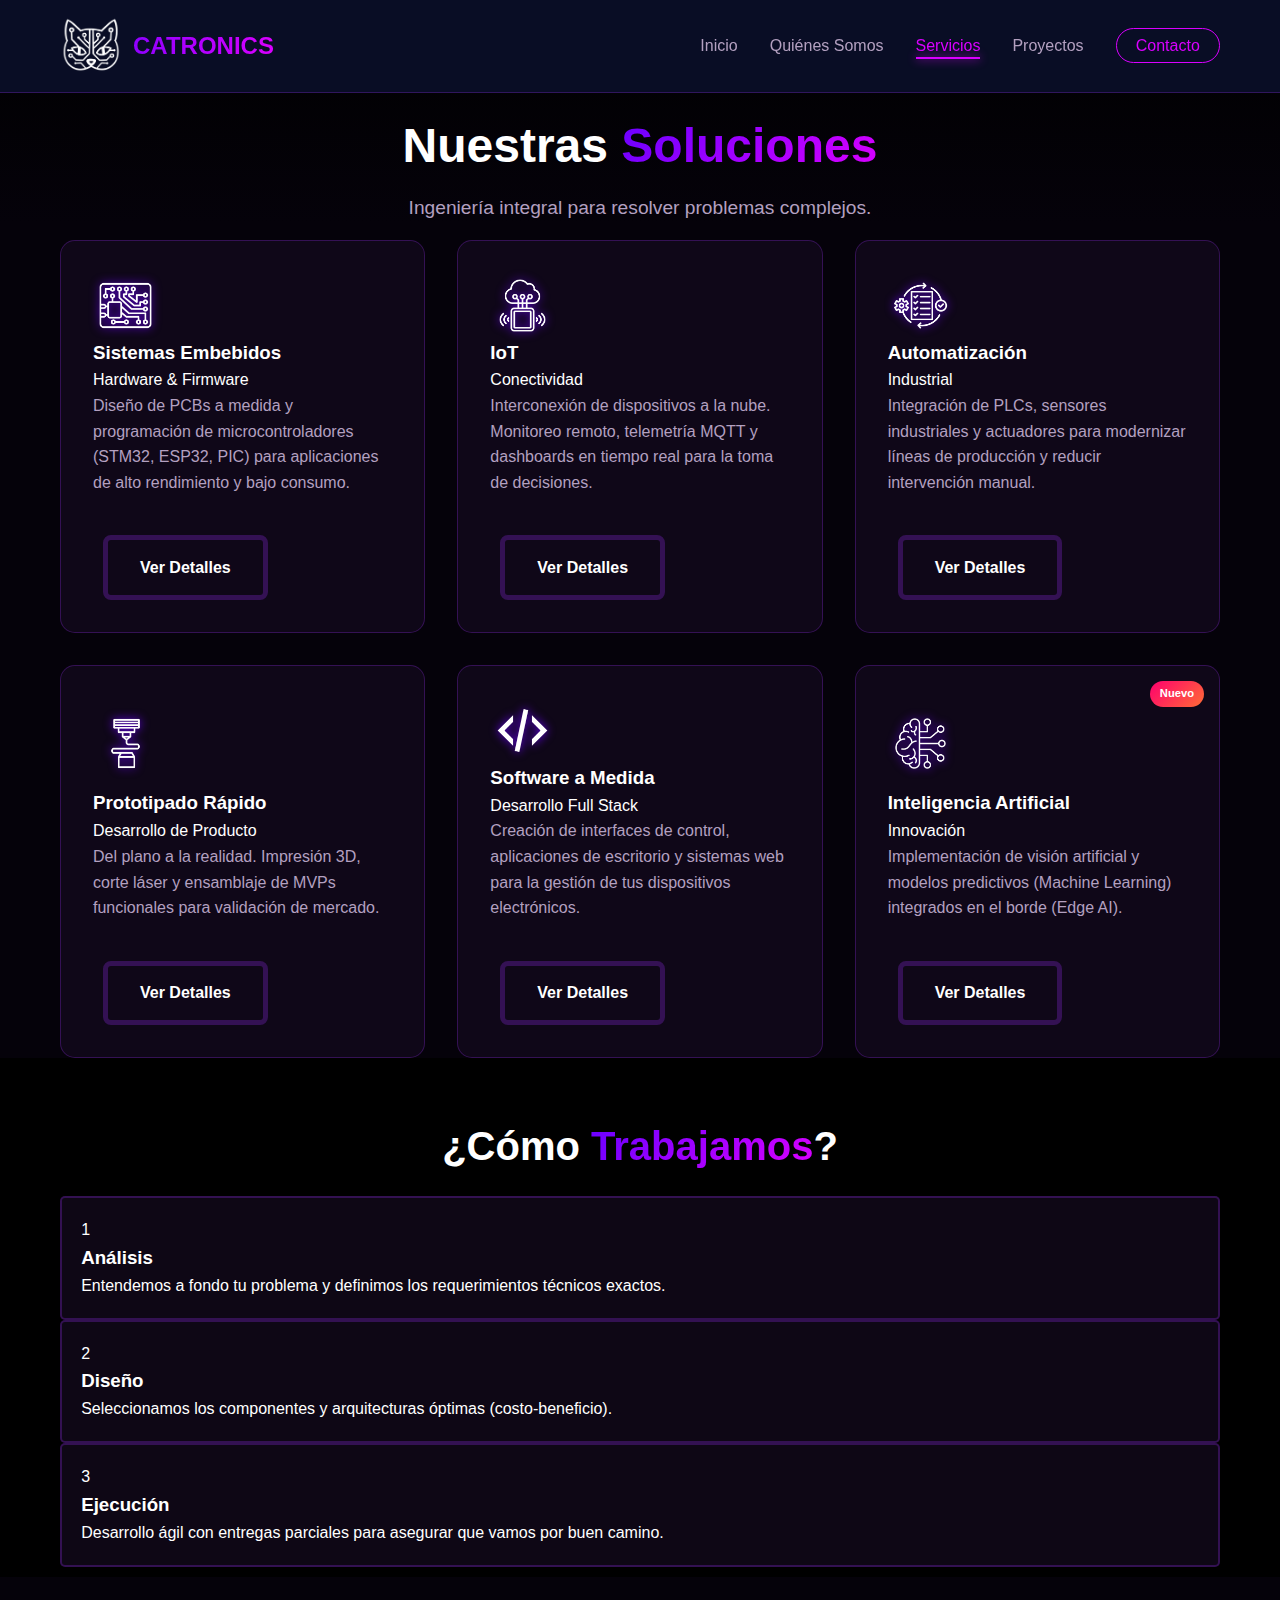
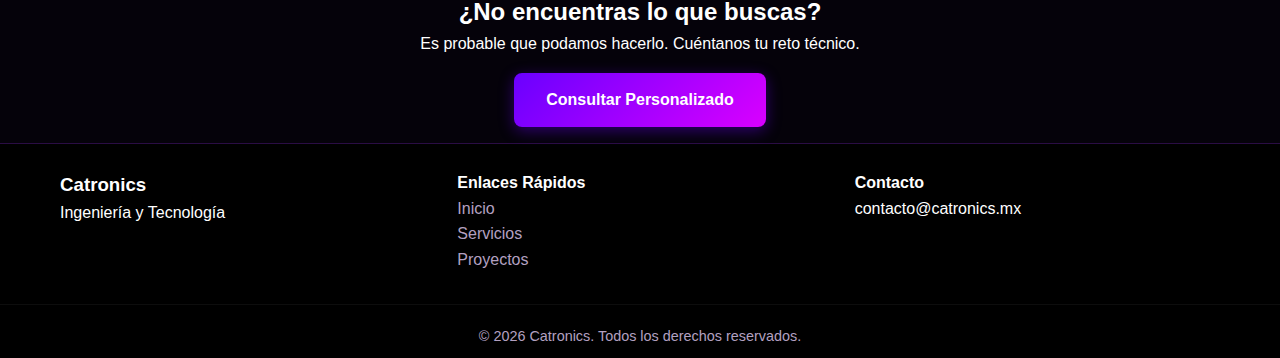
<file: servicios.html>
<!DOCTYPE html>
<html lang="es">
<head>
    <meta charset="UTF-8">
    <meta name="viewport" content="width=device-width, initial-scale=1.0">
    <title>Servicios | Catronics</title>
    <link rel="icon" type="image/png" href="images/cati.png">
    <meta name="description" content="Explora nuestros servicios de ingeniería: Sistemas Embebidos, IoT, Automatización, Desarrollo de Software y Prototipado Rápido.">
    
    <link rel="stylesheet" href="styles.css">
    <link rel="stylesheet" href="https://cdnjs.cloudflare.com/ajax/libs/font-awesome/6.0.0/css/all.min.css">
</head>
<body>

    <nav class="navbar">
        <div class="nav-container">
            <a href="index.html" class="logo">
             <img src="images/cati.png" alt="Logo" class="logo-img">
            CATRONICS
            </a>
            <ul class="nav-menu">
                <li><a href="index.html" class="nav-link">Inicio</a></li>
                <li><a href="quienes.html" class="nav-link">Quiénes Somos</a></li>
                <li><a href="servicios.html" class="nav-link active">Servicios</a></li>
                <li><a href="proyectos.html" class="nav-link">Proyectos</a></li>
                <li><a href="contacto.html" class="nav-link btn-contact">Contacto</a></li>
            </ul>
            <button class="hamburger">
                <span class="bar"></span>
                <span class="bar"></span>
                <span class="bar"></span>
            </button>
        </div>
    </nav>

    <header class="page-header">
        <div class="container">
            <h1 class="page-title">Nuestras <span class="gradient-text">Soluciones</span></h1>
            <p class="page-subtitle">Ingeniería integral para resolver problemas complejos.</p>
        </div>
    </header>

    <section class="products-section">
        <div class="container">
            <div class="products-grid">

                <article class="product-card">
                    <img src="images/pcblogo.png" alt="Sistemas Embebidos" class="product-img">
                    <h3>Sistemas Embebidos</h3>
                    <p class="product-category">Hardware & Firmware</p>
                    <p class="product-description">
                        Diseño de PCBs a medida y programación de microcontroladores (STM32, ESP32, PIC) para aplicaciones de alto rendimiento y bajo consumo.
                    </p>
                    <div class="product-footer">
                        <a href="servicios-embebidos.html" class="btn btn-small btn-secondary">Ver Detalles</a>
                    </div>
                </article>

                <article class="product-card">
                    <img src="images/iot.png" alt="iot" class="product-img">
                    <h3>IoT</h3>
                    <p class="product-category">Conectividad</p>
                    <p class="product-description">
                        Interconexión de dispositivos a la nube. Monitoreo remoto, telemetría MQTT y dashboards en tiempo real para la toma de decisiones.
                    </p>
                    <div class="product-footer">
                        <a href="servicios-iot.html" class="btn btn-small btn-secondary">Ver Detalles</a>
                    </div>
                </article>

                <article class="product-card">
                    <img src="images/auto.png" alt="automatizacion" class="product-img">
                    <h3>Automatización</h3>
                    <p class="product-category">Industrial</p>
                    <p class="product-description">
                        Integración de PLCs, sensores industriales y actuadores para modernizar líneas de producción y reducir intervención manual.
                    </p>
                    <div class="product-footer">
                        <a href="servicios-automatizacion.html" class="btn btn-small btn-secondary">Ver Detalles</a>
                    </div>
                </article>

                <article class="product-card">
                    <img src="images/prototipado.png" alt="prototipado" class="product-img">
                    <h3>Prototipado Rápido</h3>
                    <p class="product-category">Desarrollo de Producto</p>
                    <p class="product-description">
                        Del plano a la realidad. Impresión 3D, corte láser y ensamblaje de MVPs funcionales para validación de mercado.
                    </p>
                    <div class="product-footer">
                        <a href="servicios-prototipado.html" class="btn btn-small btn-secondary">Ver Detalles</a>
                    </div>
                </article>

                <article class="product-card">
                    <img src="images/software.png" alt="software" class="product-img">
                    <h3>Software a Medida</h3>
                    <p class="product-category">Desarrollo Full Stack</p>
                    <p class="product-description">
                        Creación de interfaces de control, aplicaciones de escritorio y sistemas web para la gestión de tus dispositivos electrónicos.
                    </p>
                    <div class="product-footer">
                        <a href="servicios-software.html" class="btn btn-small btn-secondary">Ver Detalles</a>
                    </div>
                </article>

                <article class="product-card">
                    <div class="product-badge new">Nuevo</div>
                   <img src="images/ia.png" alt="ia" class="product-img">
                    <h3>Inteligencia Artificial</h3>
                    <p class="product-category">Innovación</p>
                    <p class="product-description">
                        Implementación de visión artificial y modelos predictivos (Machine Learning) integrados en el borde (Edge AI).
                    </p>
                    <div class="product-footer">
                        <a href="servicios-ia.html" class="btn btn-small btn-secondary">Ver Detalles</a>
                    </div>
                </article>

            </div>
        </div>
    </section>

    <section class="features section-padding bg-darker">
        <div class="container">
            <h2 class="section-title">¿Cómo <span class="highlight">Trabajamos</span>?</h2>
            <div class="features-grid">
                <div class="feature-card">
                    <div class="feature-icon">1</div>
                    <h3>Análisis</h3>
                    <p>Entendemos a fondo tu problema y definimos los requerimientos técnicos exactos.</p>
                </div>
                <div class="feature-card">
                    <div class="feature-icon">2</div>
                    <h3>Diseño</h3>
                    <p>Seleccionamos los componentes y arquitecturas óptimas (costo-beneficio).</p>
                </div>
                <div class="feature-card">
                    <div class="feature-icon">3</div>
                    <h3>Ejecución</h3>
                    <p>Desarrollo ágil con entregas parciales para asegurar que vamos por buen camino.</p>
                </div>
            </div>
        </div>
    </section>

    <section class="cta-section">
        <div class="container text-center">
            <h2>¿No encuentras lo que buscas?</h2>
            <p>Es probable que podamos hacerlo. Cuéntanos tu reto técnico.</p>
            <a href="contacto.html" class="btn btn-primary btn-large">Consultar Personalizado</a>
        </div>
    </section>

    <footer>
        <div class="container footer-content">
            <div class="footer-brand">
                <h3>Catronics</h3>
                <p>Ingeniería y Tecnología</p>
            </div>
            <div class="footer-links">
                <h4>Enlaces Rápidos</h4>
                <ul>
                    <li><a href="index.html">Inicio</a></li>
                    <li><a href="servicios.html">Servicios</a></li>
                    <li><a href="proyectos.html">Proyectos</a></li>
                </ul>
            </div>
            <div class="footer-contact">
                <h4>Contacto</h4>
                <p>contacto@catronics.mx</p>
            </div>
        </div>
        <div class="copyright text-center">
            <p>&copy; 2026 Catronics. Todos los derechos reservados.</p>
        </div>
    </footer>

    <script src="script.js"></script>
</body>
</html>
</file>
<file: styles.css>
/* =========================================
   DISEÑO RESPONSIVO (MÓVILES Y TABLETS)
   ========================================= */

@media (max-width: 768px) {
    
    /* 1. Misión, Visión y Valores en 1 sola columna */
    .grid-3 {
        grid-template-columns: 1fr; /* Una tarjeta debajo de la otra */
        gap: 1.5rem;
    }

    /* 2. La Historia: de lado a lado a arriba y abajo */
    .split-layout {
        flex-direction: column; /* Pone el texto arriba y la imagen/icono abajo */
        text-align: center; /* Centra el texto en celular para que se lea mejor */
    }

    /* 3. Ajuste de textos muy grandes */
    .page-title {
        font-size: 2.5rem;
    }
    
    .section-title {
        font-size: 2rem;
    }

    /* 4. Menú Hamburguesa (Ocultar links y mostrar el botón) */
    .hamburger {
        display: block; /* Muestra las 3 rayitas */
        cursor: pointer;
        background-color: transparent;
        border: none;
    }

    .hamburger .bar {
        display: block;
        width: 25px;
        height: 2px;
        margin: 3px auto;
        background-color: var(--text-light); /* Color de las rayitas */
        transition: all 0.3s ease;
    }

    .nav-menu {
        position: absolute;
        top: 70px; 
        left: -100%; 
        flex-direction: column;
        background-color: var(--bg-dark); 
        width: 100%;
        text-align: center;
        transition: 0.3s; 
        padding: 2rem 0;
        box-shadow: 0 10px 10px rgba(0, 0, 0, 0.3);
        z-index: 999; /* <--- ESTO ES LA CLAVE PARA QUE SALGA AL FRENTE */
    }

    .nav-menu.active {
        left: 0 !important; /* El !important fuerza a que sí o sí cambie de posición */
    }
}

/* =========================================
   1. VARIABLES Y RESET (Base)
   ========================================= */
* {
    margin: 0;
    padding: 0;
    box-sizing: border-box;
}

:root {
    /* --- PALETA VIOLETA CYBERPUNK --- */
    --primary-color: #6a00ff;   /* Violeta */
    --secondary-color: #d900ff; /* Magenta */
    
    /* --- FONDOS (Aquí está la clave) --- */
    --dark-bg: #05020a;    /* Casi negro */
    --darker-bg: #000000;  /* Negro absoluto */
    
    /* --- TEXTOS --- */
    --text-light: #ffffff;
    --text-gray: #b3a0c0;
    
    /* --- EXTRAS --- */
    --accent-gradient: linear-gradient(135deg, #6a00ff 0%, #d900ff 100%);
    --card-bg: rgba(20, 10, 30, 0.7); 
    --border-color: rgba(138, 43, 226, 0.3);
}

body {
    font-family: 'Segoe UI', Tahoma, Geneva, Verdana, sans-serif;
    
    /* TRUCO DE SEGURIDAD: Color fijo primero, variable después */
    background-color: #05020a; 
    background-color: var(--dark-bg);
    
    color: var(--text-light); /* Texto blanco */
    color: white; /* Respaldo */
    
    line-height: 1.6;
    overflow-x: hidden;
}

.container {
    max-width: 1200px;
    margin: 0 auto;
    padding: 0 20px;
    margin-top: 1rem;
}

/* Utilitarios de Texto */
.highlight, .gradient-text {
    background: var(--accent-gradient);
    -webkit-background-clip: text;
    -webkit-text-fill-color: transparent;
    background-clip: text;
    font-weight: bold;
}

.text-center { text-align: center; }

/* =========================================
   2. NAVEGACIÓN (Navbar)
   ========================================= */
.navbar {
    position: fixed;
    top: 0;
    left: 0;
    right: 0;
    background: rgba(10, 14, 39, 0.95);
    backdrop-filter: blur(10px);
    z-index: 1000;
    padding: 1rem 0;
    border-bottom: 1px solid var(--border-color);
    transition: all 0.3s ease;
}

/* Clase añadida por JS al bajar el scroll */
.navbar.scrolled {
    background: rgba(5, 8, 20, 0.98);
    box-shadow: 0 4px 20px rgba(0, 0, 0, 0.5);
    padding: 0.8rem 0;
}

.nav-container {
    max-width: 1200px;
    margin: 0 auto;
    padding: 0 20px;
    display: flex;
    justify-content: space-between;
    align-items: center;
}

    /* Estilo del contenedor del logo (Enlace) */
.logo {
    display: flex;          /* Pone la imagen y el texto lado a lado */
    align-items: center;    /* Centra verticalmente */
    gap: 10px;              /* Espacio entre la imagen y el texto */
    
    /* Tus estilos de texto anteriores */
    text-decoration: none;
    font-size: 1.5rem;
    font-weight: bold;
    
    /* EFECTO DE TEXTO CON GRADIENTE */
    background: linear-gradient(to right, #6a00ff, #d900ff);
    -webkit-background-clip: text;
    -webkit-text-fill-color: transparent;
    background-clip: text; /* Para compatibilidad estándar */
}

/* Estilo para controlar el tamaño de la imagen */
.logo-img {
    height: 60px;  /* Ajusta este valor según el alto de tu barra de navegación */
    width: auto;   /* Mantiene la proporción para que no se estire */
    
    /* Opcional: Si tu logo es negro y el fondo oscuro, inviértelo a blanco */
    /* filter: invert(1); */ 
}

.nav-menu {
    display: flex;
    list-style: none;
    gap: 2rem;
    align-items: center;
}

.nav-link {
    color: var(--text-gray);
    text-decoration: none;
    transition: color 0.3s ease;
    font-weight: 500;
    position: relative;
}

.nav-link:hover,
.nav-link.active {
    color: var(--secondary-color);
}

/* Indicador visual (puntito) para link activo */
.nav-link.active::after {
    content: '';
    position: absolute;
    bottom: -5px;
    left: 0;
    width: 100%;
    height: 2px;
    background: var(--secondary-color);
    box-shadow: 0 0 10px var(--secondary-color);
}

/* Botón Contacto en el menú */
.btn-contact {
    border: 1px solid var(--secondary-color);
    padding: 0.5rem 1.2rem;
    border-radius: 20px;
    color: var(--secondary-color) !important;
}

.btn-contact:hover {
    background: rgba(217, 0, 255, 0.1);
    box-shadow: 0 0 15px rgba(217, 0, 255, 0.3);
}


/* Menú Hamburguesa */
.hamburger {
    display: none;
    flex-direction: column;
    cursor: pointer;
    gap: 5px;
}

.bar {
    width: 25px;
    height: 3px;
    background: var(--text-light);
    transition: 0.3s;
    border-radius: 2px;
}

/* =========================================
   3. HERO SECTION (Inicio)
   ========================================= */
.hero {
    min-height: 100vh;
    display: flex;
    align-items: center;
    position: relative;
    padding-top: 80px; /* Compensa el navbar fijo */
}

/* --- Brillo directo para la imagen principal (Hero) --- */
.hero img {
    /* Mantiene el tamaño y posición que ya tenías */
    max-width: 100%;
    height: auto;
    
    /* El brillo neón (Usa tu color primario) */
    filter: drop-shadow(0 0 25px var(--primary-color));
    
    /* Animación suave para cuando pasen el mouse */
    transition: filter 0.4s ease, transform 0.4s ease;
}

/* Opcional: Que el brillo se intensifique al pasar el cursor */
.hero img:hover {
    filter: drop-shadow(0 0 40px var(--secondary-color));
    transform: scale(1.02); /* Un zoom levísimo */
}

.hero-content {
    display: flex;
    align-items: center;
    justify-content: space-between;
    gap: 2rem;
    width: 100%;
}

.hero-text {
    flex: 1;
    max-width: 600px;
}

.hero-text h1 {
    font-size: 3.5rem;
    line-height: 1.1;
    margin-bottom: 1.5rem;
}

.hero-subtitle {
    font-size: 1.2rem;
    color: var(--text-gray);
    margin-bottom: 2rem;
}

.btn {
    margin-top: 1rem;
    padding: 0.9rem 2rem;
    border-radius: 8px;
    text-decoration: none;
    font-weight: 600;
    display: inline-block;
    transition: all 0.3s ease;
    cursor: pointer;
    border: none;
}

.btn-primary {
    /* ... */
    background: var(--accent-gradient);
    color: white;
    box-shadow: 0 4px 15px rgba(106, 0, 255, 0.4); /* Sombra violeta */
}

.btn-primary:hover {
    transform: translateY(-2px);
    box-shadow: 0 10px 30px rgba(106, 0, 255, 0.6); /* Brillo intenso al pasar mouse */
}

.btn-outline, .btn-secondary {
    background: transparent;
    border: 5px solid var(--border-color);
    color: var(--text-light);
    margin-left: 10px;
}

.btn-outline:hover, .btn-secondary:hover {
    border-color: var(--secondary-color);
    color: var(--secondary-color);
}

/* Visual del Hero (Círculo brillante) */
.hero-visual {
    flex: 1;
    display: flex;
    justify-content: center;
    position: relative;
}

.glowing-circle {
    width: 350px;
    height: 350px;
    border-radius: 50%;
    background: radial-gradient(circle, rgba(217, 0, 255, 0.1) 0%, transparent 70%);
    border: 1px solid rgba(217, 0, 255, 0.4);
    box-shadow: 0 0 50px rgba(106, 0, 255, 0.3);
    animation: float 6s ease-in-out infinite;
}

@keyframes float {
    0%, 100% { transform: translateY(0); }
    50% { transform: translateY(-20px); }
}

/* =========================================
   4. ESTILOS COMUNES DE SECCIONES
   ========================================= */
.section-padding { padding: 10px 0; }
.bg-darker { background: var(--darker-bg); }

.section-title {
    font-size: 2.5rem;
    margin-top: 1rem;
    margin-bottom: 3rem;
    text-align: center;
}

/* Headers de Páginas Internas */
.page-header {
    padding: 60px 0 0px;
    text-align: center;
    background: linear-gradient(180deg, var(--darker-bg) 0%, var(--dark-bg) 100%);
}

.page-title { font-size: 3rem; margin-top: 3rem;margin-bottom: 0.5rem; }
.page-subtitle { color: var(--text-gray); font-size: 1.2rem; }

/* Grid genérico de 3 columnas */
.grid-3 {
    display: grid;
    grid-template-columns: repeat(auto-fit, minmax(300px, 1fr));
    gap: 1rem;
}

/* =========================================
   5. TARJETAS (Servicios, Info, etc.)
   ========================================= */
.card, .feature-card, .mvv-card {
    background: var(--card-bg);
    border: 2px solid var(--border-color);
    border-radius: 5px;
    padding: 1.2rem; /* <--- MAGIA AQUÍ: Reducido de 2rem a 1.2rem */
    transition: all 0.3s ease;
}

.card:hover, .feature-card:hover, .mvv-card:hover {
    transform: translateY(-5px);
    border-color: var(--secondary-color);
    box-shadow: 0 10px 30px rgba(0,0,0,0.3);
}

.icon-box, .icon-box-small {
    font-size: 2rem; /* Reduje un poco el tamaño base si usas iconos */
    margin-bottom: 0.8rem; /* Menos espacio entre la imagen/icono y el título */
    color: var(--secondary-color);
}
/* =========================================
   6. PÁGINA DE PROYECTOS (NUEVO)
   ========================================= */
.projects-grid {
    display: grid;
    grid-template-columns: repeat(auto-fit, minmax(320px, 1fr));
    gap: 2rem;
}

.project-card {
    background: var(--card-bg);
    border: 1px solid var(--border-color);
    border-radius: 15px;
    overflow: hidden;
    display: flex;
    flex-direction: column;
    transition: transform 0.3s ease, border-color 0.3s ease;
}

.project-card:hover {
    transform: translateY(-5px);
    border-color: var(--secondary-color);
}

/* Imagen del Proyecto */
.project-image {
    position: relative;
    height: 200px;
    width: 100%;
    background: #000;
}

.img-placeholder {
    width: 100%;
    height: 100%;
    display: flex;
    align-items: center;
    justify-content: center;
    color: rgba(255, 255, 255, 0.2);
}

/* Badges de Estado */
.status-badge {
    position: absolute;
    top: 15px;
    right: 15px;
    padding: 4px 10px;
    border-radius: 12px;
    font-size: 0.75rem;
    font-weight: bold;
    text-transform: uppercase;
    color: #fff;
    box-shadow: 0 2px 4px rgba(0,0,0,0.5);
}

.status-badge.production { background: #00cc66; }
.status-badge.prototype { background: #ff9900; }
.status-badge.concept { background: #9933ff; }

/* Contenido Proyecto */
.project-content {
    padding: 1.5rem;
    flex-grow: 1;
    display: flex;
    flex-direction: column;
}

.project-content h3 { font-size: 1.4rem; margin-bottom: 0.5rem; }
.project-desc { font-size: 0.95rem; color: var(--text-gray); margin-bottom: 1.5rem; flex-grow: 1; }

/* Etiquetas de Tecnología */
.tech-stack {
    display: flex;
    flex-wrap: wrap;
    gap: 0.5rem;
    margin-bottom: 1.5rem;
}

.tech-tag {
    background: rgba(255, 255, 255, 0.05);
    border: 1px solid rgba(255, 255, 255, 0.1);
    padding: 4px 10px;
    border-radius: 4px;
    font-size: 0.8rem;
    color: var(--secondary-color);
}

/* Botón texto simple */
.btn-text {
    color: var(--text-light);
    text-decoration: none;
    font-weight: 600;
    font-size: 0.9rem;
}
.btn-text:hover { color: var(--secondary-color); }

/* =========================================
   7. PÁGINA SERVICIOS (Grid productos)
   ========================================= */
.products-grid {
    display: grid;
    grid-template-columns: repeat(auto-fill, minmax(300px, 1fr));
    gap: 2rem;
}

.product-card {
    background: var(--card-bg);
    border: 1px solid var(--border-color);
    border-radius: 15px;
    padding: 2rem;
    transition: all 0.3s ease;
    position: relative;
    display: flex;
    flex-direction: column;
}

.product-card:hover {
    border-color: var(--secondary-color);
    transform: translateY(-5px);
}

.product-icon { font-size: 3rem; margin-bottom: 1rem; color: var(--primary-color); }
.product-description { color: var(--text-gray); flex-grow: 1; margin-bottom: 1.5rem; }

.product-badge.new {
    position: absolute;
    top: 15px; right: 15px;
    background: linear-gradient(135deg, #ff006e, #ff6b35);
    padding: 4px 10px;
    border-radius: 20px;
    font-size: 0.7rem;
    font-weight: bold;
}

/* =========================================
   8. PÁGINA CONTACTO
   ========================================= */
.contact-grid {
    display: grid;
    grid-template-columns: 1.5fr 1fr;
    gap: 4rem;
}

.contact-form-container {
    background: var(--card-bg);
    padding: 2rem;
    border-radius: 15px;
    border: 1px solid var(--border-color);
}

.form-group { margin-bottom: 1.5rem; }

.form-group label {
    display: block;
    margin-bottom: 0.5rem;
    font-weight: 600;
}

.form-group input, .form-group textarea, .form-group select {
    width: 100%;
    padding: 1rem;
    background: rgba(0, 0, 0, 0.3);
    border: 1px solid var(--border-color);
    border-radius: 8px;
    color: white;
    font-family: inherit;
}

.form-group input:focus, .form-group textarea:focus {
    outline: none;
    border-color: var(--secondary-color);
}

.info-card {
    background: var(--card-bg);
    padding: 1.5rem;
    border-radius: 15px;
    border: 1px solid var(--border-color);
    margin-bottom: 1.5rem;
    text-align: center;
}

/* =========================================
   9. FOOTER
   ========================================= */
footer {
    background: var(--darker-bg);
    padding: 10px 0 10px;
    border-top: 1px solid var(--border-color);
    margin-top: 1rem; /* Push footer down */
}

.footer-content {
    display: grid;
    grid-template-columns: 1fr 1fr 1fr;
    gap: 2rem;
    margin-bottom: 2rem;
}

.footer-links ul { list-style: none; }
.footer-links a { color: var(--text-gray); text-decoration: none; }
.footer-links a:hover { color: var(--secondary-color); }

.social-icons a {
    color: var(--text-light);
    margin-right: 15px;
    font-size: 1.2rem;
}

.copyright {
    color: var(--text-gray);
    font-size: 0.9rem;
    border-top: 1px solid rgba(255,255,255,0.05);
    padding-top: 20px;
}

/* =========================================
   10. RESPONSIVE Y ANIMACIONES (JavaScript)
   ========================================= */

/* Clases para animación de Scroll (usadas por JS) */
.card, .project-card, .product-card, .section-title, .hero-text {
    opacity: 1;
    transform: translateY(30px);
    transition: all 0.6s ease-out;
}

.show {
    opacity: 1 !important;
    transform: translateY(0) !important;
}

/* Media Queries */
@media (max-width: 968px) {
    .hamburger { display: flex; z-index: 1001; }
    
    .nav-menu {
        position: fixed;
        left: -100%;
        top: 0;
        flex-direction: column;
        background: rgba(5, 8, 20, 0.98);
        width: 100%;
        height: 100vh;
        justify-content: center;
        transition: 0.3s;
    }

    .nav-menu.active { left: 0; }

    .hero-content {
        flex-direction: column-reverse;
        text-align: center;
    }
    
    .hero-text h1 { font-size: 2.5rem; }
    .hero-visual { margin-bottom: 2rem; }
    .glowing-circle { width: 250px; height: 250px; }
    
    .contact-grid, .footer-content { grid-template-columns: 1fr; }
    
    /* Animación menú hamburguesa activo */
    .hamburger.active .bar:nth-child(2) { opacity: 0; }
    .hamburger.active .bar:nth-child(1) { transform: translateY(8px) rotate(45deg); }
    .hamburger.active .bar:nth-child(3) { transform: translateY(-8px) rotate(-45deg); }
}

/* Estilo para la imagen del Hero */
.hero-visual {
    position: relative; /* Necesario para posicionar la imagen */
    display: flex;
    justify-content: center;
    align-items: center;
}

.hero-img {
    position: absolute; /* Se encima sobre el círculo */
    width: 80%;         /* Ajusta el tamaño según necesites */
    max-width: 500px;
    z-index: 2;         /* Asegura que quede ENCIMA del brillo */
    animation: float 6s ease-in-out infinite; /* Misma animación que el círculo */
}

/* Ajuste para usar imágenes en lugar de emojis en las tarjetas */
.icon-box {
    /* Aseguramos que el contenedor tenga un tamaño fijo y centre la imagen */
    display: flex;
    justify-content: center;
    align-items: center;
    height: 80px; /* Ajusta esto según el tamaño que quieras */
    margin-bottom: 1rem;
}

.service-icon {
    max-width: 100%;
    max-height: 100%;
    object-fit: contain; /* Evita que la imagen se estire o deforme */
    
    /* Opcional: Esto le da un brillo neón a la imagen si es un PNG transparente */
    filter: drop-shadow(0 0 5px var(--secondary-color));
    transition: transform 0.3s ease;
}

/* Efecto al pasar el mouse sobre la tarjeta */
.card:hover .service-icon {
    transform: scale(1.1); /* La imagen crece un poquito */
    filter: drop-shadow(0 0 10px var(--secondary-color)); /* Brilla más */
}

/* Corrección de espaciado para el botón "Explorar más" */
.margin-top {
    margin-top: 4rem; /* Esto baja el botón 64px (bastante espacio) */
    display: block;   /* Asegura que el margen se respete correctamente */
}

/* Opcional: Estilo para que el enlace se vea más llamativo */
.link-arrow {
    display: inline-block;
    color: var(--secondary-color);
    font-weight: bold;
    text-decoration: none;
    border: 1px solid var(--secondary-color);
    padding: 10px 20px;
    border-radius: 25px;
    transition: all 0.3s ease;
}

.link-arrow:hover {
    background: rgba(217, 0, 255, 0.1);
    transform: translateX(5px); /* Pequeña animación hacia la derecha */
}

/* Estilo para texto justificado en la sección "Por qué nosotros" */
.justified-text {
    text-align: justify;       /* Alinea el texto a ambos bordes */
    line-height: 1.6;          /* Da espacio entre líneas para que no se vea amontonado */
    margin-top: 1.5rem;        /* Espacio superior para separarlo del título */
    font-size: 1.05rem;        /* Un toque más grande para mejor lectura */
    color: var(--text-gray);   /* Mantiene el color gris claro de tu tema */
}

/* Opcional: En móviles, el justificado a veces se ve raro (ríos de espacios). 
   Esto lo regresa a la izquierda solo en pantallas pequeñas */
@media (max-width: 600px) {
    .justified-text {
        text-align: left;
    }
}

/* Estilos para los íconos de redes sociales */
.social-icons {
    display: flex;
    gap: 15px; /* Espacio entre cada ícono */
    margin-top: 15px;
}

.social-icons a {
    display: flex;
    align-items: center;
    justify-content: center;
    width: 40px;       /* Ancho del botón */
    height: 40px;      /* Alto del botón */
    border-radius: 50%; /* Esto los hace redondos */
    background: rgba(255, 255, 255, 0.1); /* Fondo sutil */
    color: var(--text-light); /* Color del ícono */
    font-size: 1.2rem; /* Tamaño del logo */
    text-decoration: none;
    transition: all 0.3s ease;
}

/* Efecto Hover (al pasar el mouse) */
.social-icons a:hover {
    background: var(--primary-color); /* Se pone violeta */
    color: white;
    transform: translateY(-3px); /* Se eleva un poquito */
    box-shadow: 0 0 15px var(--primary-color); /* Brillo neón */
}

/* --- ESTILOS PÁGINA QUIÉNES SOMOS --- */

/* Layout dividido (Texto a un lado, imagen al otro) */
.split-layout {
    display: flex;
    align-items: center;
    gap: 3rem;
    flex-wrap: wrap; /* Para que en celular se ponga uno abajo de otro */
}

.split-layout .text-content,
.split-layout .visual-content {
    flex: 1;
    min-width: 300px; /* Evita que se haga muy angosto */
}

/* Placeholder visual para la historia */
.about-image-container {
    width: 100%;
    height: 300px;
    background: rgba(255, 255, 255, 0.05);
    border: 1px solid var(--border-color);
    border-radius: 15px;
    display: flex;
    justify-content: center;
    align-items: center;
    box-shadow: 0 0 20px rgba(106, 0, 255, 0.1);
}

/* --- SECCIÓN DEL EQUIPO (TEAM) --- */

.team-grid {
    display: flex;          /* Usamos Flexbox en lugar de Grid */
    flex-wrap: wrap;        /* Permite que las tarjetas bajen a la siguiente línea */
    justify-content: center; /* <--- LA CLAVE: Centra todos los elementos (incluyendo los 2 de abajo) */
    gap: 2rem;              /* Espacio entre tarjetas */
    max-width: 1200px;
    margin: 0 auto;
}

.team-card {
    /* Ajuste de tamaño para que quepan 3 por fila */
    flex: 0 1 300px;        /* Ancho preferido de 300px, pero flexible */
    min-width: 250px;       /* No se hace más pequeño que esto (para móvil) */
    
    /* Estilos visuales (igual que antes) */
    background: var(--card-bg);
    padding: 2rem;
    border-radius: 15px;
    border: 1px solid var(--border-color);
    text-align: center;
    transition: transform 0.3s ease;
}

.team-card:hover {
    transform: translateY(-10px);
    border-color: var(--secondary-color);
}

/* Foto Circular del Miembro */
.member-img {
    width: 150px;
    height: 150px;
    margin: 0 auto 1.5rem; /* Centrado y separado del nombre */
    border-radius: 50%;
    overflow: hidden;
    border: 3px solid var(--primary-color); /* Borde Violeta */
    box-shadow: 0 0 15px rgba(106, 0, 255, 0.3);
    background: #000; /* Fondo por si la imagen tarda en cargar */
}

.member-img img {
    width: 100%;
    height: 100%;
    object-fit: cover; /* Asegura que la cara se vea bien sin estirarse */
}

.team-card h3 {
    font-size: 1.2rem;
    margin-bottom: 0.5rem;
    color: var(--text-light);
}

.team-card .role {
    color: var(--secondary-color); /* Cargo en Magenta/Cyan */
    font-size: 0.9rem;
    margin-bottom: 1rem;
    font-weight: 600;
}

/* Redes Sociales del Miembro */
.member-social {
    display: flex;
    justify-content: center;
    gap: 15px;
}

.member-social a {
    color: var(--text-gray);
    font-size: 1.2rem;
    transition: color 0.3s;
}

.member-social a:hover {
    color: var(--secondary-color);
    transform: scale(1.2);
}

/* Estilo para la imagen de "Nuestra Historia" */
.about-img {
    width: 100%;
    
    max-width: 600px;   /* Tamaño máximo */
    border-radius: 15px; /* Mantenemos las esquinas redondeadas para que se vea moderno */
    
    /* --- LÍNEAS ELIMINADAS PARA QUITAR EL EFECTO NEÓN --- */
    /* border: 2px solid var(--primary-color); */
    /* box-shadow: 0 0 20px rgba(106, 0, 255, 0.3); */
    /* ---------------------------------------------------- */

    transition: transform 0.3s ease;
}

/* El efecto de pequeño zoom al pasar el mouse se mantiene */
.about-img:hover {
    transform: scale(1.02); 
}

/* Alineación a la Izquierda para Íconos/Imágenes en Tarjetas */
.mvv-card .icon-box-small {
    display: flex;       /* Mantiene el control del tamaño */
    justify-content: flex-start; /* <--- ESTA ES LA CLAVE: Alinea a la izquierda */
    margin: 0 0 1rem 0;  /* Margen solo abajo (Arriba Der Abajo Izq) */
    width: 100%;         /* Ocupa todo el ancho disponible */
}

.mvv-card .icon-box-small img, 
.mvv-card .icon-box-small i {
    font-size: 2.5rem;   /* Tamaño si es ícono */
    max-width: 60px;     /* Tamaño máximo si es imagen */
    height: auto;
}

/* Estilo para las imágenes dentro de los feature-box */
.feature-box .feature-img {
    max-width: 60px; /* Tamaño similar al ícono fa-3x */
    height: auto;
    margin-top: 2rem;
    margin-bottom: 1;
    object-fit: contain;
    
    /* Opcional: Para darle un brillo violeta similar al color que tenía el ícono */
    filter: drop-shadow(0 0 8px var(--primary-color));
}

/* Estilos para las imágenes de los servicios (Product Cards) */
.product-icon {
    display: flex;
    justify-content: center;
    align-items: center;
    height: 100px; /* Asegura que todos los íconos ocupen el mismo espacio vertical */
    margin-bottom: 1.5rem;
}

.product-img {
    width: auto;
    height: 100%;
    max-width: 65px; /* Controla qué tan grande se ve la imagen */
    object-fit: contain;
    transition: transform 0.3s ease, filter 0.3s ease;
    
    /* Efecto de resplandor para que se vea neón/tecnológico */
    filter: drop-shadow(0 0 5px var(--primary-color));
}

/* Efecto al pasar el mouse por la tarjeta completa */
.product-card:hover .product-img {
    transform: scale(1.1);
    filter: drop-shadow(0 0 10px var(--secondary-color));
}

/* --- Brillo para las imágenes de Misión, Visión y Valores --- */
.mvv-img {
    width: 100%;
    height: 100%;
    max-width: 60px; /* Tamaño controlado */
    object-fit: contain;
    display: block;
    
    /* Animación suave para el cambio de tamaño y brillo */
    transition: transform 0.3s ease, filter 0.3s ease;
    
    /* Brillo base (Color Primario) */
    filter: drop-shadow(0 0 8px var(--primary-color));
}

/* --- Efecto al pasar el mouse por la tarjeta --- */
.mvv-card:hover .mvv-img {
    /* Crece un poquito */
    transform: scale(1.1); 
    
    /* El brillo se hace más grande e intenso (Color Secundario) */
    filter: drop-shadow(0 0 15px var(--secondary-color)); 
}

/* =========================================
   ESTILOS PARA LA GALERÍA DE PROYECTOS
   ========================================= */

.gallery-card {
    background: var(--bg-darker); /* Fondo oscuro para la tarjeta */
    border-radius: 15px;
    overflow: hidden;
    border: 1px solid rgba(255, 255, 255, 0.05);
    transition: transform 0.3s ease, box-shadow 0.3s ease;
}

/* Efecto al pasar el mouse sobre la tarjeta */
.gallery-card:hover {
    transform: translateY(-5px); /* Se levanta un poco */
    box-shadow: 0 10px 20px rgba(106, 0, 255, 0.2); /* Sombra violeta neón */
}

/* Contenedor de la imagen para forzar un tamaño uniforme */
.gallery-img-container {
    width: 100%;
    height: 220px; /* Altura fija para que todas se vean parejas */
    overflow: hidden;
}

/* Comportamiento de la imagen */
.gallery-img-container img {
    width: 100%;
    height: 100%;
    object-fit: cover; /* Recorta la imagen sin deformarla para llenar el espacio */
    transition: transform 0.5s ease;
}

/* Efecto de Zoom en la imagen al hacer hover */
.gallery-card:hover .gallery-img-container img {
    transform: scale(1.08);
}

/* Estilos para el texto descriptivo */
.gallery-info {
    padding: 1.5rem;
}

.gallery-info h3 {
    font-size: 1.2rem;
    margin-bottom: 0.5rem;
    color: var(--text-light);
}

.gallery-info p {
    font-size: 0.95rem;
    color: var(--text-gray);
    line-height: 1.5;
    margin: 0;
}

/* =========================================
   IMÁGENES DEL PROCESO IOT (Tarjetas)
   ========================================= */

.mvv-card .icon-box-small {
    display: flex;
    justify-content: flex-start; /* Asegura que la imagen quede a la izquierda */
    align-items: center;
    height: 60px;                /* Altura uniforme para las 3 tarjetas */
    margin-bottom: 1.5rem;
}

.mvv-card .icon-box-small img {
    height: 100%;
    width: auto;
    max-width: 60px;             /* Evita que se hagan gigantes */
    object-fit: contain;
    display: block;
    
    /* Transición suave para la animación */
    transition: transform 0.3s ease, filter 0.3s ease;
    
    /* Brillo base (Violeta) */
    filter: drop-shadow(0 0 8px var(--primary-color));
}

/* Efecto al pasar el cursor sobre la tarjeta completa */
.mvv-card:hover .icon-box-small img {
    transform: scale(1.1);       /* Pequeño zoom */
    filter: drop-shadow(0 0 15px var(--secondary-color)); /* Brillo intenso (Magenta/Cyan) */
}

/* =========================================
   DASHBOARD SIMULADO (MOCKUP IOT)
   ========================================= */

.mock-dashboard {
    background: linear-gradient(145deg, #111524 0%, #0a0c16 100%);
    border: 1px solid rgba(0, 210, 255, 0.2);
    border-radius: 12px;
    padding: 20px;
    box-shadow: 0 15px 35px rgba(0, 0, 0, 0.5), 0 0 20px rgba(0, 210, 255, 0.1);
    width: 100%;
    max-width: 500px;
    margin: 0 auto;
    font-family: 'Segoe UI', Tahoma, Geneva, Verdana, sans-serif;
}

/* Cabecera del Dashboard */
.dash-header {
    display: flex;
    justify-content: space-between;
    align-items: center;
    border-bottom: 1px solid rgba(255, 255, 255, 0.1);
    padding-bottom: 15px;
    margin-bottom: 20px;
    font-size: 0.9rem;
    color: var(--text-gray);
}

.dash-node {
    font-family: monospace;
    background: rgba(255, 255, 255, 0.05);
    padding: 4px 8px;
    border-radius: 4px;
}

/* Foquito verde parpadeante */
.dash-status {
    display: flex;
    align-items: center;
    gap: 8px;
    color: #4caf50;
    font-weight: bold;
}

.status-dot {
    width: 10px;
    height: 10px;
    background-color: #4caf50;
    border-radius: 50%;
    box-shadow: 0 0 10px #4caf50;
    animation: pulseDot 1.5s infinite;
}

/* Rejilla de los Widgets */
.dash-grid-internal {
    display: grid;
    grid-template-columns: 1fr 1fr;
    gap: 15px;
}

.dash-widget {
    background: rgba(0, 0, 0, 0.3);
    border: 1px solid rgba(255, 255, 255, 0.05);
    border-radius: 8px;
    padding: 15px;
    text-align: left;
}

.widget-header {
    font-size: 0.85rem;
    color: var(--text-gray);
    margin-bottom: 10px;
}

.widget-value {
    font-size: 1.8rem;
    font-weight: bold;
    color: var(--text-light);
    margin-bottom: 15px;
}

/* Barra de progreso de Temperatura */
.widget-bar-bg {
    width: 100%;
    height: 6px;
    background: rgba(255, 255, 255, 0.1);
    border-radius: 3px;
    overflow: hidden;
}

.widget-bar-fill {
    height: 100%;
    background: linear-gradient(90deg, #ff4757, #ff6b81);
    border-radius: 3px;
    box-shadow: 0 0 10px #ff4757;
}

/* Gráfica de barras simulada */
.mini-chart {
    display: flex;
    align-items: flex-end;
    gap: 5px;
    height: 35px; /* Altura de la gráfica */
}

.chart-bar {
    flex: 1;
    background: linear-gradient(180deg, #00d2ff, #0072ff);
    border-radius: 2px 2px 0 0;
    box-shadow: 0 0 8px rgba(0, 210, 255, 0.5);
}

/* =========================================
   ANIMACIONES (KEYFRAMES)
   ========================================= */

/* Parpadeo del foco en línea */
@keyframes pulseDot {
    0%, 100% { opacity: 1; transform: scale(1); }
    50% { opacity: 0.4; transform: scale(0.8); }
}

/* Animación de la temperatura subiendo y bajando */
.temp-anim {
    animation: tempMove 6s ease-in-out infinite;
}
@keyframes tempMove {
    0%, 100% { width: 60%; }
    50% { width: 85%; }
}

/* Animación de las barras de la gráfica (Efecto ecualizador) */
.cb-1 { animation: barMove 1.2s infinite alternate; }
.cb-2 { animation: barMove 1.5s infinite alternate-reverse; }
.cb-3 { animation: barMove 1.1s infinite alternate; }
.cb-4 { animation: barMove 1.6s infinite alternate-reverse; }
.cb-5 { animation: barMove 1.3s infinite alternate; }
.cb-6 { animation: barMove 1.4s infinite alternate-reverse; }

@keyframes barMove {
    0% { height: 20%; }
    100% { height: 90%; }
}

/* Responsivo para el mini-dashboard en celulares */
@media (max-width: 450px) {
    .dash-grid-internal { grid-template-columns: 1fr; }
}
</file>
